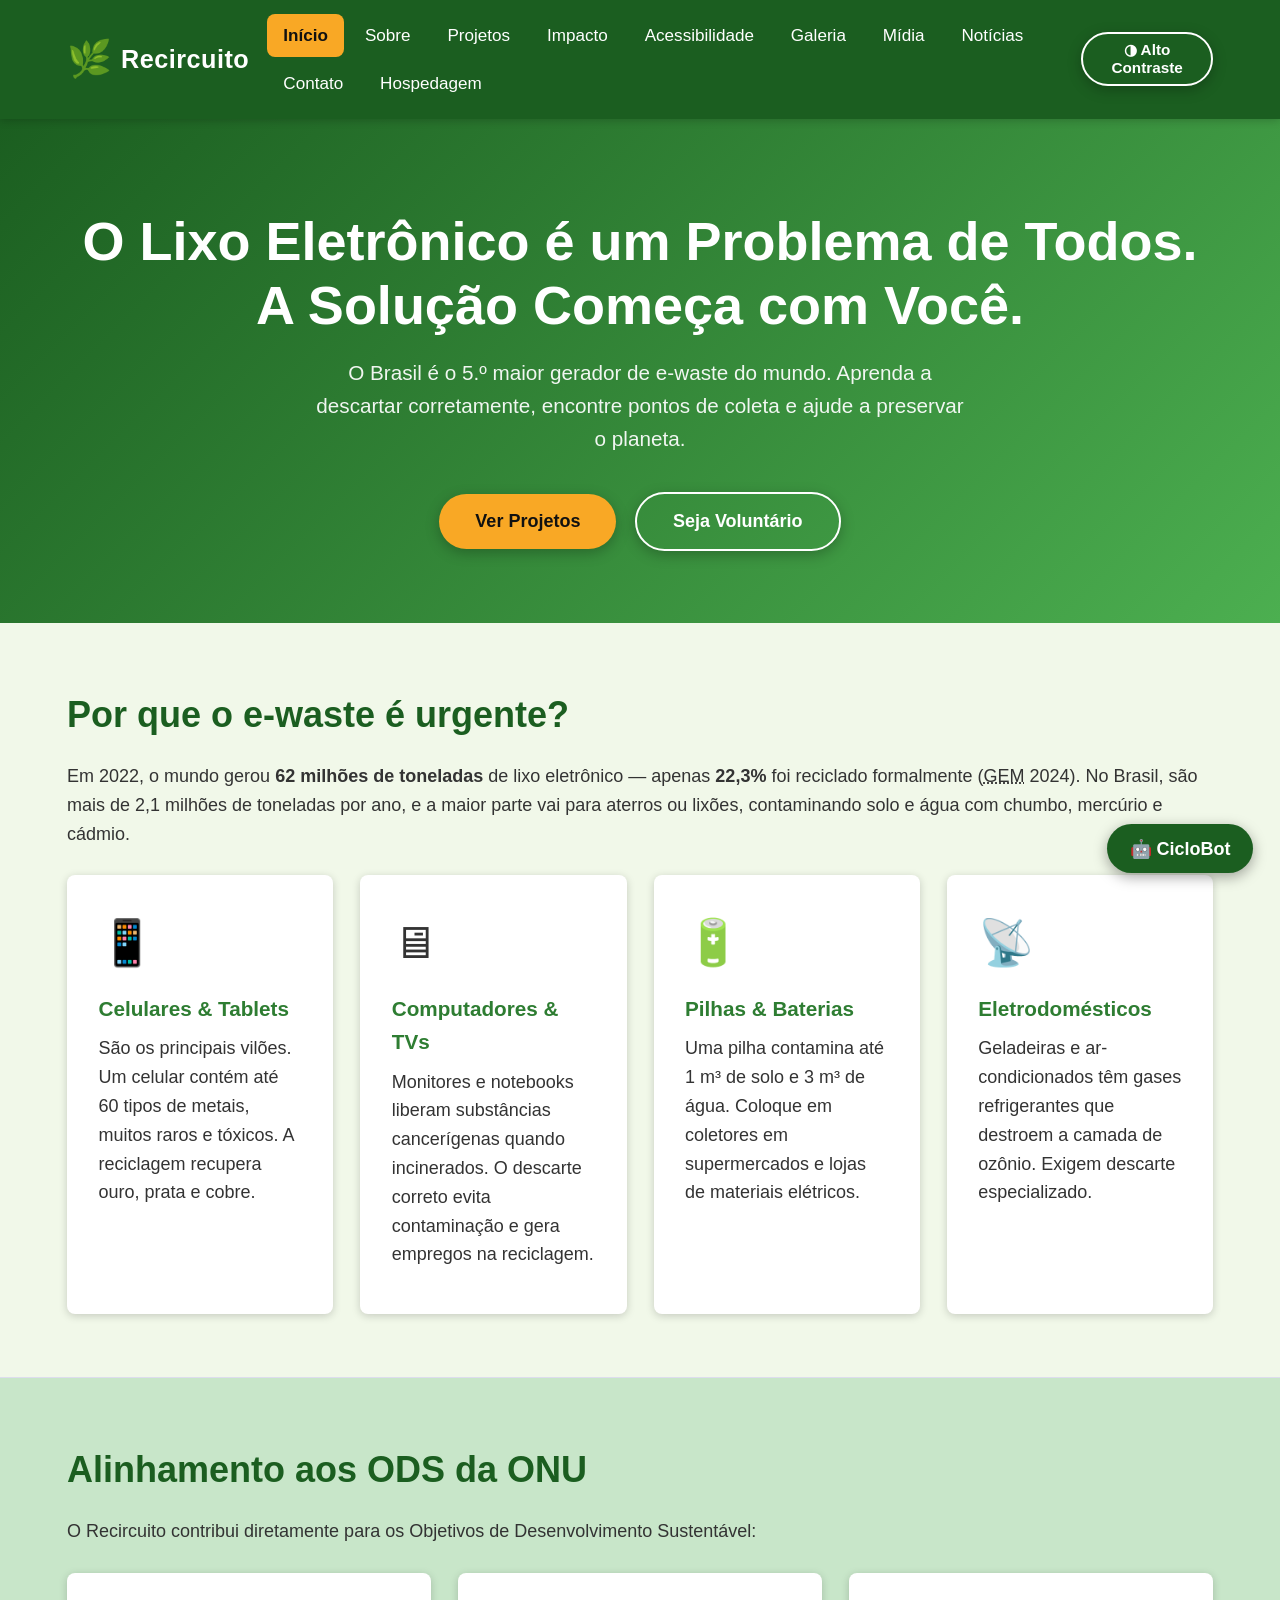
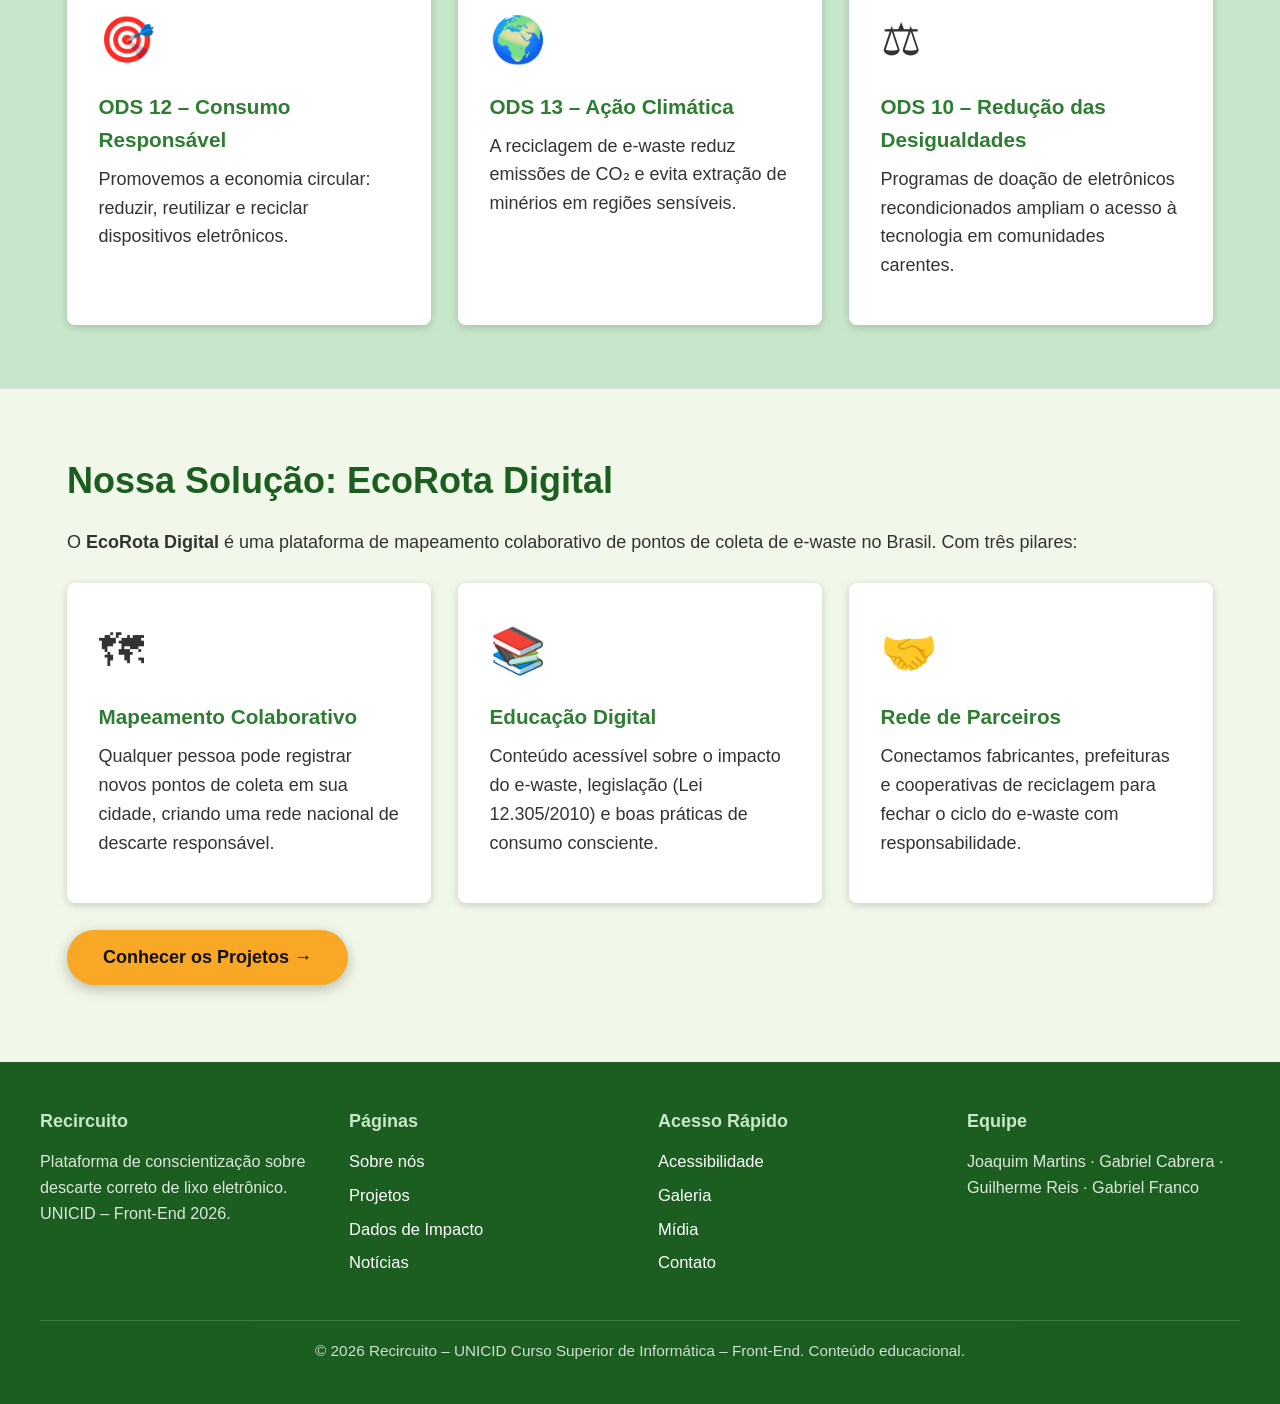
<file: index.html>
<!DOCTYPE html>
<html lang="pt-BR">
<head>
  <meta charset="UTF-8">
  <meta name="viewport" content="width=device-width, initial-scale=1.0">
  <meta name="description" content="Recircuito – Plataforma de conscientização sobre o descarte correto de lixo eletrônico no Brasil.">
  <meta name="keywords" content="lixo eletrônico, e-waste, reciclagem, sustentabilidade, ecologia">
  <meta name="author" content="Equipe Recircuito – UNICID Front-End">
  <title>Recircuito | Início</title>
  <link rel="stylesheet" href="css/style.css">
  <link rel="stylesheet" href="css/ciclobot.css">
</head>
<body>
  <a class="skip-link" href="#conteudo-principal">Pular para o conteúdo principal</a>

  <!-- HEADER -->
  <header>
    <div class="header-inner">
      <a class="logo" href="index.html" aria-label="Recircuito – Página Inicial">
        <span class="logo-icon" aria-hidden="true">🌿</span>
        <span class="logo-text">Recircuito</span>
      </a>
      <button id="menu-toggle" aria-controls="nav-principal" aria-expanded="false" aria-label="Abrir menu">☰</button>
      <nav id="nav-principal" aria-label="Navegação principal">
        <ul>
          <li><a href="index.html" aria-current="page">Início</a></li>
          <li><a href="sobre.html">Sobre</a></li>
          <li><a href="projetos.html">Projetos</a></li>
          <li><a href="impacto.html">Impacto</a></li>
          <li><a href="acessibilidade.html">Acessibilidade</a></li>
          <li><a href="galeria.html">Galeria</a></li>
          <li><a href="midia.html">Mídia</a></li>
          <li><a href="noticias.html">Notícias</a></li>
          <li><a href="contato.html">Contato</a></li>
          <li><a href="orcamento_hospedagem.html">Hospedagem</a></li>
        </ul>
      </nav>
      <button id="btn-contraste" class="btn btn-secundario" aria-pressed="false" style="margin-left:.5rem;font-size:.85rem;padding:.4rem .9rem;">◑ Alto Contraste</button>
    </div>
  </header>

  <!-- HERO -->
  <div class="hero" role="region" aria-labelledby="hero-titulo">
    <h1 id="hero-titulo">O Lixo Eletrônico é um Problema de Todos.<br>A Solução Começa com Você.</h1>
    <p>O Brasil é o 5.º maior gerador de e-waste do mundo. Aprenda a descartar corretamente, encontre pontos de coleta e ajude a preservar o planeta.</p>
    <a href="projetos.html" class="btn">Ver Projetos</a>
    <a href="contato.html" class="btn btn-secundario">Seja Voluntário</a>
  </div>

  <!-- CONTEÚDO PRINCIPAL -->
  <main id="conteudo-principal">

    <!-- Resumo do Tema -->
    <section aria-labelledby="sec-tema">
      <div class="container">
        <h2 id="sec-tema">Por que o e-waste é urgente?</h2>
        <p>Em 2022, o mundo gerou <strong>62 milhões de toneladas</strong> de lixo eletrônico — apenas <strong>22,3%</strong> foi reciclado formalmente (<abbr title="Global E-waste Monitor">GEM</abbr> 2024). No Brasil, são mais de 2,1 milhões de toneladas por ano, e a maior parte vai para aterros ou lixões, contaminando solo e água com chumbo, mercúrio e cádmio.</p>
        <div class="grid-cards">
          <div class="card">
            <span class="card-icon" aria-hidden="true">📱</span>
            <h3>Celulares & Tablets</h3>
            <p>São os principais vilões. Um celular contém até 60 tipos de metais, muitos raros e tóxicos. A reciclagem recupera ouro, prata e cobre.</p>
          </div>
          <div class="card">
            <span class="card-icon" aria-hidden="true">🖥</span>
            <h3>Computadores & TVs</h3>
            <p>Monitores e notebooks liberam substâncias cancerígenas quando incinerados. O descarte correto evita contaminação e gera empregos na reciclagem.</p>
          </div>
          <div class="card">
            <span class="card-icon" aria-hidden="true">🔋</span>
            <h3>Pilhas & Baterias</h3>
            <p>Uma pilha contamina até 1 m³ de solo e 3 m³ de água. Coloque em coletores em supermercados e lojas de materiais elétricos.</p>
          </div>
          <div class="card">
            <span class="card-icon" aria-hidden="true">📡</span>
            <h3>Eletrodomésticos</h3>
            <p>Geladeiras e ar-condicionados têm gases refrigerantes que destroem a camada de ozônio. Exigem descarte especializado.</p>
          </div>
        </div>
      </div>
    </section>

    <!-- ODS -->
    <section aria-labelledby="sec-ods" style="background:var(--verde-suave)">
      <div class="container">
        <h2 id="sec-ods">Alinhamento aos ODS da ONU</h2>
        <p>O Recircuito contribui diretamente para os Objetivos de Desenvolvimento Sustentável:</p>
        <div class="grid-cards">
          <div class="card">
            <span class="card-icon" aria-hidden="true">🎯</span>
            <h3>ODS 12 – Consumo Responsável</h3>
            <p>Promovemos a economia circular: reduzir, reutilizar e reciclar dispositivos eletrônicos.</p>
          </div>
          <div class="card">
            <span class="card-icon" aria-hidden="true">🌍</span>
            <h3>ODS 13 – Ação Climática</h3>
            <p>A reciclagem de e-waste reduz emissões de CO₂ e evita extração de minérios em regiões sensíveis.</p>
          </div>
          <div class="card">
            <span class="card-icon" aria-hidden="true">⚖</span>
            <h3>ODS 10 – Redução das Desigualdades</h3>
            <p>Programas de doação de eletrônicos recondicionados ampliam o acesso à tecnologia em comunidades carentes.</p>
          </div>
        </div>
      </div>
    </section>

    <!-- Nossa Solução -->
    <section aria-labelledby="sec-solucao">
      <div class="container">
        <h2 id="sec-solucao">Nossa Solução: EcoRota Digital</h2>
        <p>O <strong>EcoRota Digital</strong> é uma plataforma de mapeamento colaborativo de pontos de coleta de e-waste no Brasil. Com três pilares:</p>
        <div class="grid-cards">
          <div class="card">
            <span class="card-icon" aria-hidden="true">🗺</span>
            <h3>Mapeamento Colaborativo</h3>
            <p>Qualquer pessoa pode registrar novos pontos de coleta em sua cidade, criando uma rede nacional de descarte responsável.</p>
          </div>
          <div class="card">
            <span class="card-icon" aria-hidden="true">📚</span>
            <h3>Educação Digital</h3>
            <p>Conteúdo acessível sobre o impacto do e-waste, legislação (Lei 12.305/2010) e boas práticas de consumo consciente.</p>
          </div>
          <div class="card">
            <span class="card-icon" aria-hidden="true">🤝</span>
            <h3>Rede de Parceiros</h3>
            <p>Conectamos fabricantes, prefeituras e cooperativas de reciclagem para fechar o ciclo do e-waste com responsabilidade.</p>
          </div>
        </div>
        <p style="margin-top:1.5rem;"><a href="projetos.html" class="btn">Conhecer os Projetos →</a></p>
      </div>
    </section>

  </main>

  <!-- CICLOBOT -->
  <div class="ciclobot-container" aria-live="polite">
    <button id="ciclobot-toggle" class="ciclobot-btn" aria-expanded="false" aria-controls="ciclobot-painel" title="Abrir assistente CicloBot">
      🤖 CicloBot
    </button>
    <div id="ciclobot-painel" class="ciclobot-painel" hidden role="dialog" aria-label="Assistente CicloBot">
      <h2 class="ciclobot-titulo">🌿 CicloBot – Tire suas dúvidas!</h2>
      <div id="ciclobot-chat" class="ciclobot-chat" aria-live="polite" aria-atomic="false"></div>
      <div class="ciclobot-input-area">
        <label for="ciclobot-input" class="visually-hidden">Sua pergunta</label>
        <input id="ciclobot-input" type="text" placeholder="Ex: Onde descartar pilhas?" autocomplete="off">
        <button id="ciclobot-enviar" class="btn">Enviar</button>
      </div>
    </div>
  </div>

  <!-- FOOTER -->
  <footer>
    <div class="footer-grid">
      <div>
        <h3>Recircuito</h3>
        <p style="font-size:.9rem;opacity:.85;">Plataforma de conscientização sobre descarte correto de lixo eletrônico. UNICID – Front-End 2026.</p>
      </div>
      <div>
        <h3>Páginas</h3>
        <a href="sobre.html">Sobre nós</a>
        <a href="projetos.html">Projetos</a>
        <a href="impacto.html">Dados de Impacto</a>
        <a href="noticias.html">Notícias</a>
      </div>
      <div>
        <h3>Acesso Rápido</h3>
        <a href="acessibilidade.html">Acessibilidade</a>
        <a href="galeria.html">Galeria</a>
        <a href="midia.html">Mídia</a>
        <a href="contato.html">Contato</a>
      </div>
      <div>
        <h3>Equipe</h3>
        <p style="font-size:.9rem;opacity:.85;">Joaquim Martins · Gabriel Cabrera · Guilherme Reis · Gabriel Franco</p>
      </div>
    </div>
    <div class="footer-bottom">
      <p>© 2026 Recircuito – UNICID Curso Superior de Informática – Front-End. Conteúdo educacional.</p>
    </div>
  </footer>

  <script src="js/main.js"></script>
</body>
</html>
</file>
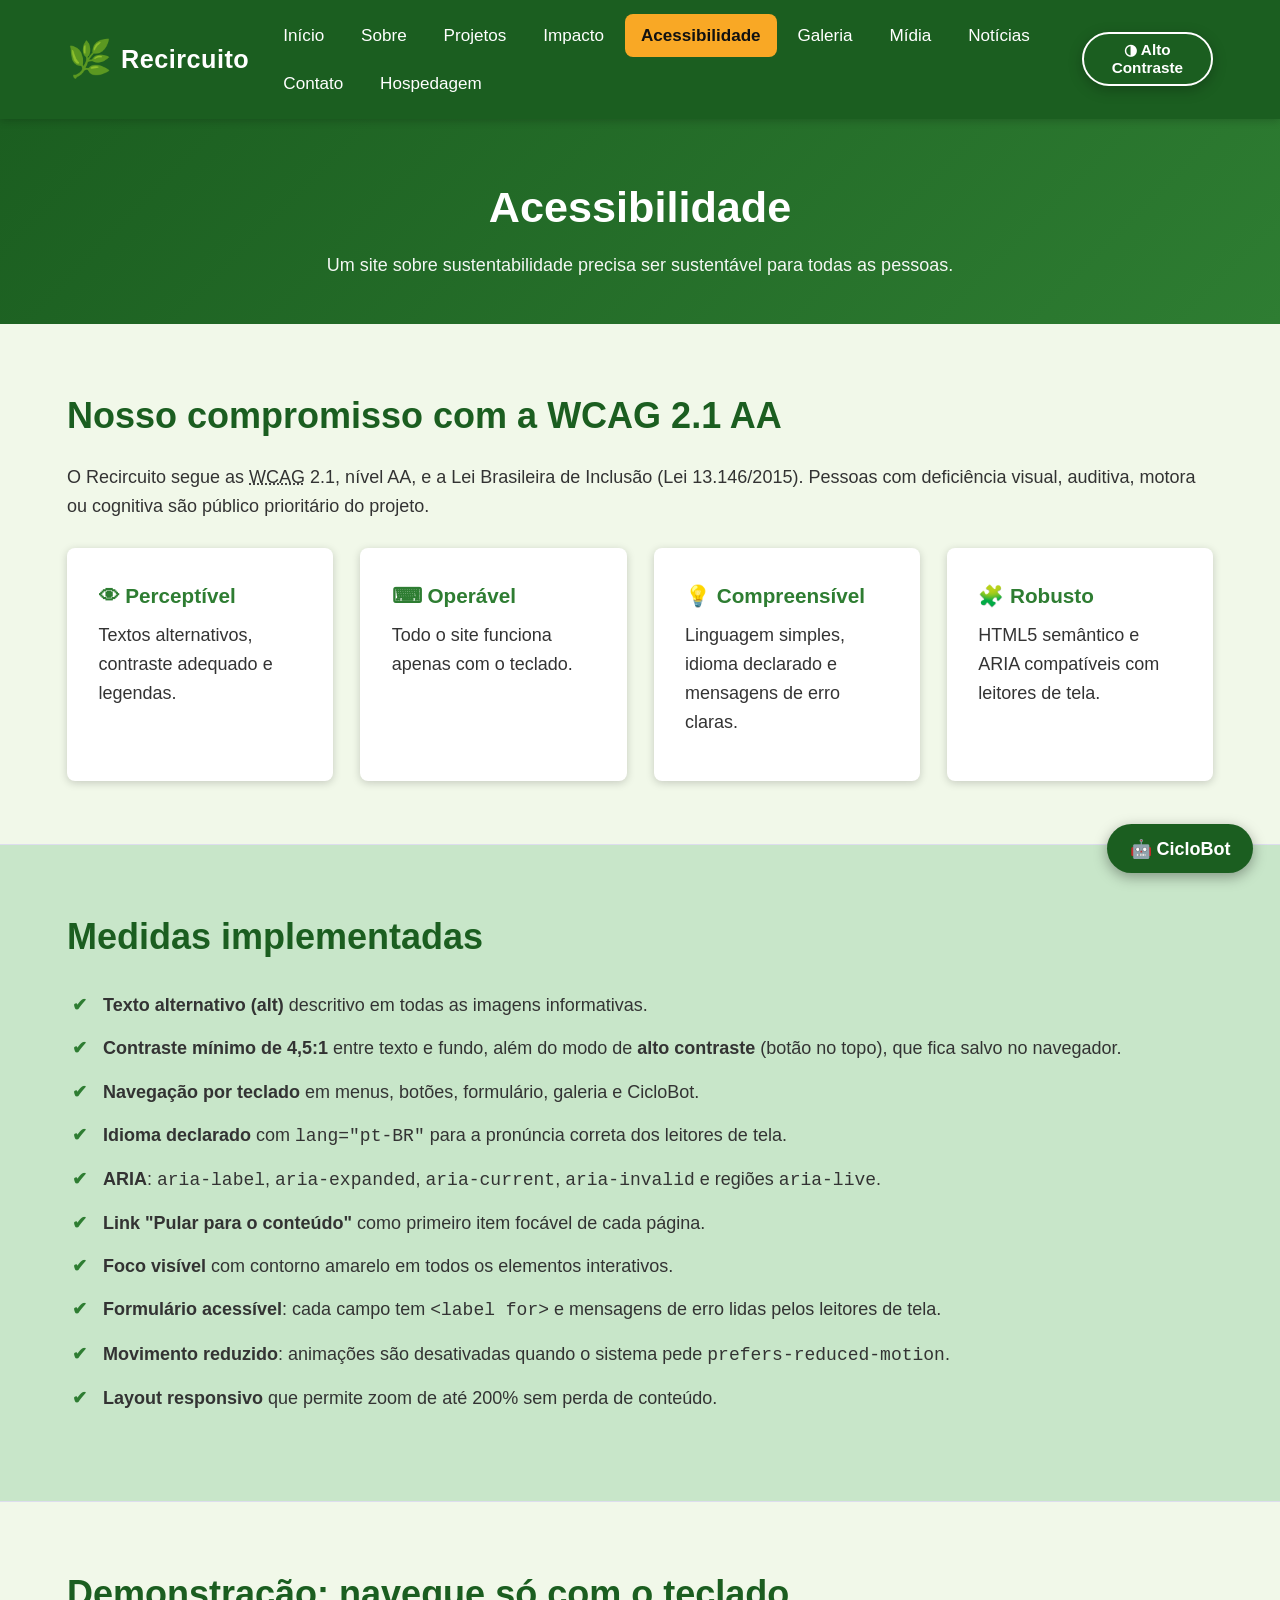
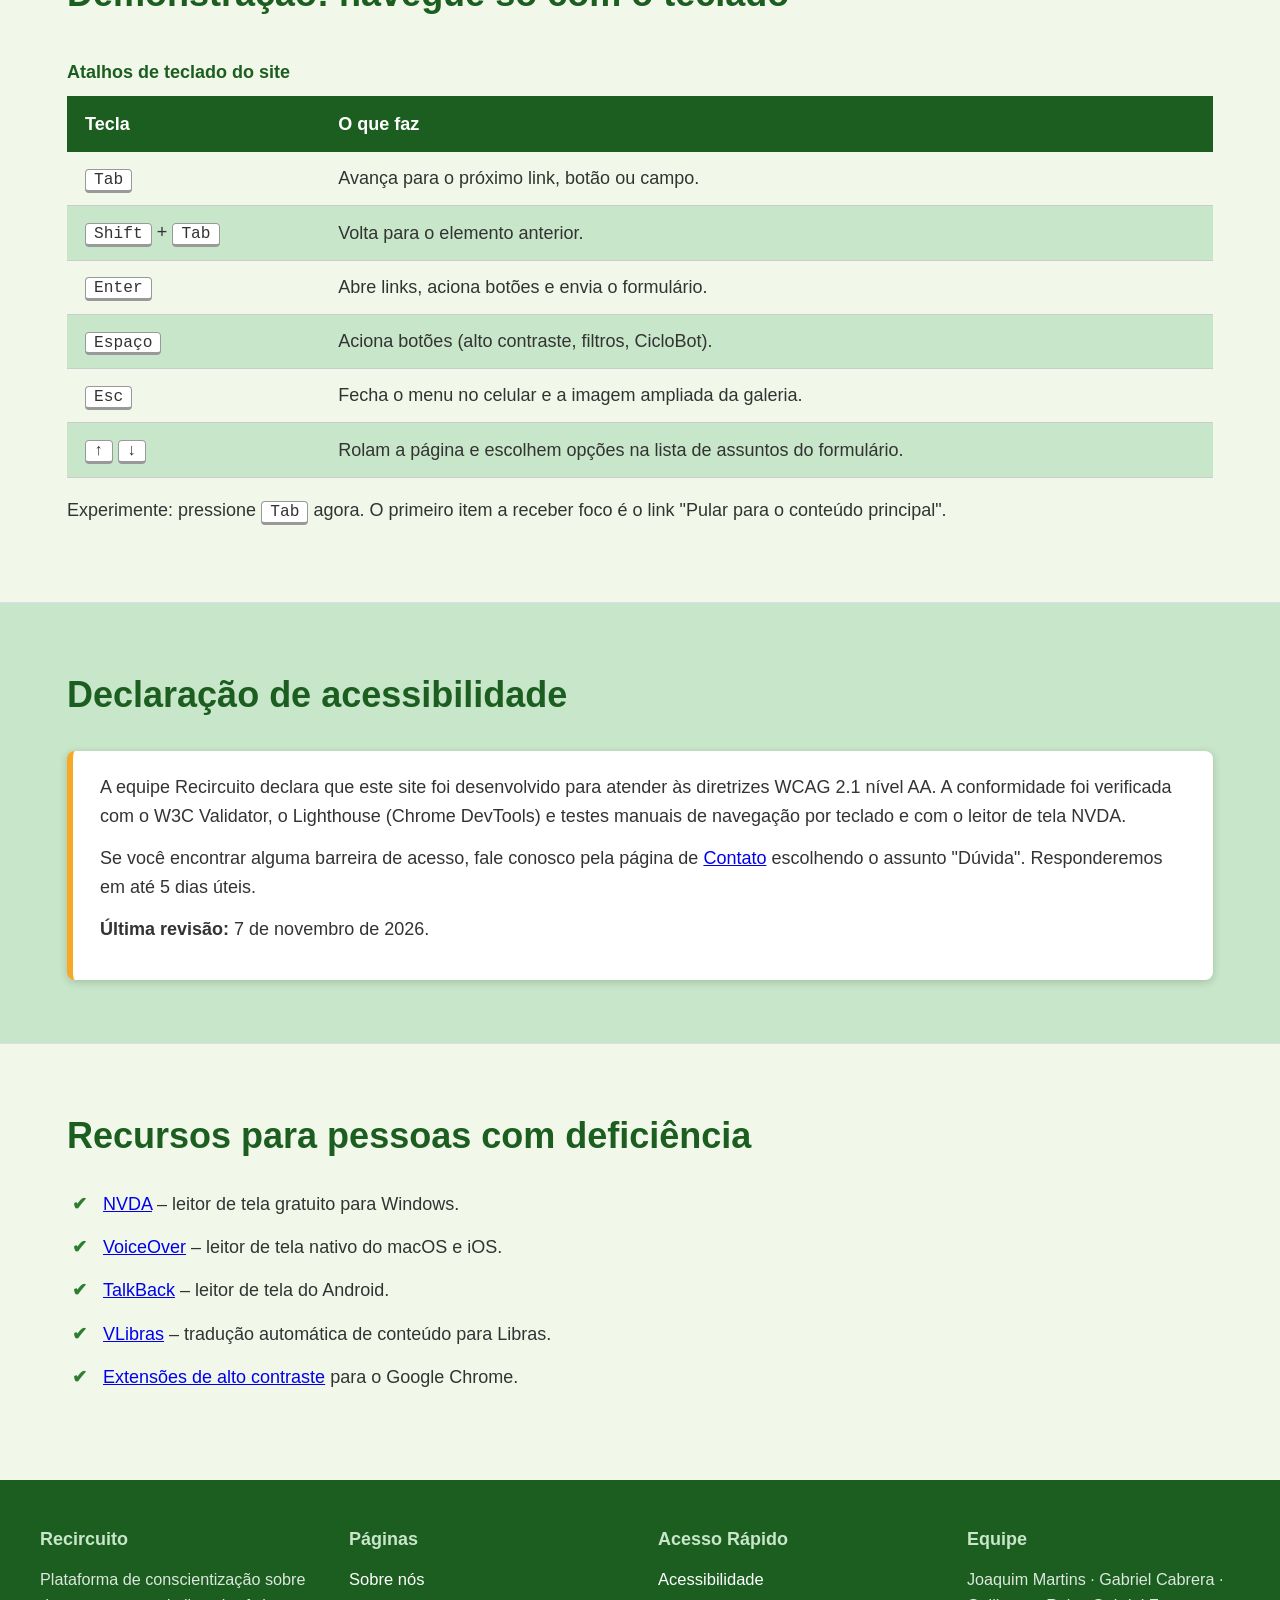
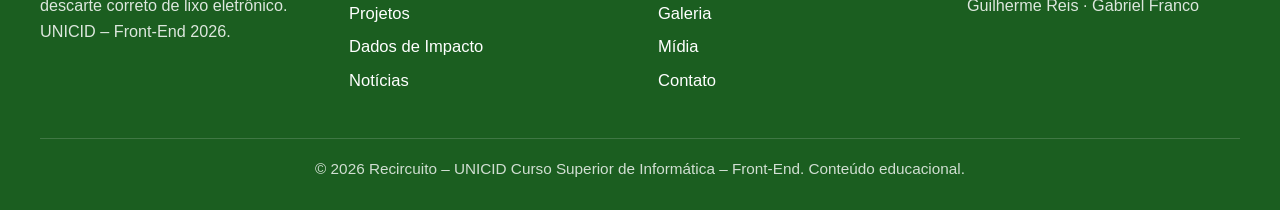
<file: acessibilidade.html>
<!DOCTYPE html>
<html lang="pt-BR">
<head>
  <meta charset="UTF-8">
  <meta name="viewport" content="width=device-width, initial-scale=1.0">
  <meta name="description" content="Medidas de acessibilidade e inclusão para pessoas com deficiência no site Recircuito.">
  <meta name="keywords" content="lixo eletrônico, e-waste, reciclagem, sustentabilidade, ecologia">
  <meta name="author" content="Equipe Recircuito – UNICID Front-End">
  <title>Recircuito | Acessibilidade</title>
  <link rel="stylesheet" href="css/style.css">
  <link rel="stylesheet" href="css/ciclobot.css">
</head>
<body>
  <a class="skip-link" href="#conteudo-principal">Pular para o conteúdo principal</a>

  <!-- HEADER -->
  <header>
    <div class="header-inner">
      <a class="logo" href="index.html" aria-label="Recircuito – Página Inicial">
        <span class="logo-icon" aria-hidden="true">🌿</span>
        <span class="logo-text">Recircuito</span>
      </a>
      <button id="menu-toggle" aria-controls="nav-principal" aria-expanded="false" aria-label="Abrir menu">☰</button>
      <nav id="nav-principal" aria-label="Navegação principal">
        <ul>
          <li><a href="index.html">Início</a></li>
          <li><a href="sobre.html">Sobre</a></li>
          <li><a href="projetos.html">Projetos</a></li>
          <li><a href="impacto.html">Impacto</a></li>
          <li><a href="acessibilidade.html" aria-current="page">Acessibilidade</a></li>
          <li><a href="galeria.html">Galeria</a></li>
          <li><a href="midia.html">Mídia</a></li>
          <li><a href="noticias.html">Notícias</a></li>
          <li><a href="contato.html">Contato</a></li>
          <li><a href="orcamento_hospedagem.html">Hospedagem</a></li>
        </ul>
      </nav>
      <button id="btn-contraste" class="btn btn-secundario" aria-pressed="false" style="margin-left:.5rem;font-size:.85rem;padding:.4rem .9rem;">◑ Alto Contraste</button>
    </div>
  </header>

    <!-- CABEÇALHO DA PÁGINA -->
  <div class="page-header">
    <h1>Acessibilidade</h1>
    <p>Um site sobre sustentabilidade precisa ser sustentável para todas as pessoas.</p>
  </div>

  <!-- CONTEÚDO PRINCIPAL -->
  <main id="conteudo-principal">
    <section aria-labelledby="sec-compromisso">
      <div class="container">
        <h2 id="sec-compromisso">Nosso compromisso com a WCAG 2.1 AA</h2>
        <p>O Recircuito segue as <abbr title="Web Content Accessibility Guidelines">WCAG</abbr> 2.1, nível AA, e a Lei Brasileira de Inclusão (Lei 13.146/2015). Pessoas com deficiência visual, auditiva, motora ou cognitiva são público prioritário do projeto.</p>
        <div class="grid-cards">
          <div class="card"><h3>👁 Perceptível</h3><p>Textos alternativos, contraste adequado e legendas.</p></div>
          <div class="card"><h3>⌨ Operável</h3><p>Todo o site funciona apenas com o teclado.</p></div>
          <div class="card"><h3>💡 Compreensível</h3><p>Linguagem simples, idioma declarado e mensagens de erro claras.</p></div>
          <div class="card"><h3>🧩 Robusto</h3><p>HTML5 semântico e ARIA compatíveis com leitores de tela.</p></div>
        </div>
      </div>
    </section>

    <section aria-labelledby="sec-medidas" class="fundo-suave">
      <div class="container">
        <h2 id="sec-medidas">Medidas implementadas</h2>
        <ul class="lista-check">
          <li><strong>Texto alternativo (alt)</strong> descritivo em todas as imagens informativas.</li>
          <li><strong>Contraste mínimo de 4,5:1</strong> entre texto e fundo, além do modo de <strong>alto contraste</strong> (botão no topo), que fica salvo no navegador.</li>
          <li><strong>Navegação por teclado</strong> em menus, botões, formulário, galeria e CicloBot.</li>
          <li><strong>Idioma declarado</strong> com <code>lang="pt-BR"</code> para a pronúncia correta dos leitores de tela.</li>
          <li><strong>ARIA</strong>: <code>aria-label</code>, <code>aria-expanded</code>, <code>aria-current</code>, <code>aria-invalid</code> e regiões <code>aria-live</code>.</li>
          <li><strong>Link "Pular para o conteúdo"</strong> como primeiro item focável de cada página.</li>
          <li><strong>Foco visível</strong> com contorno amarelo em todos os elementos interativos.</li>
          <li><strong>Formulário acessível</strong>: cada campo tem <code>&lt;label for&gt;</code> e mensagens de erro lidas pelos leitores de tela.</li>
          <li><strong>Movimento reduzido</strong>: animações são desativadas quando o sistema pede <code>prefers-reduced-motion</code>.</li>
          <li><strong>Layout responsivo</strong> que permite zoom de até 200% sem perda de conteúdo.</li>
        </ul>
      </div>
    </section>

    <section aria-labelledby="sec-teclado">
      <div class="container">
        <h2 id="sec-teclado">Demonstração: navegue só com o teclado</h2>
        <div class="tabela-wrapper">
          <table>
            <caption>Atalhos de teclado do site</caption>
            <thead><tr><th scope="col">Tecla</th><th scope="col">O que faz</th></tr></thead>
            <tbody>
              <tr><td><kbd>Tab</kbd></td><td>Avança para o próximo link, botão ou campo.</td></tr>
              <tr><td><kbd>Shift</kbd> + <kbd>Tab</kbd></td><td>Volta para o elemento anterior.</td></tr>
              <tr><td><kbd>Enter</kbd></td><td>Abre links, aciona botões e envia o formulário.</td></tr>
              <tr><td><kbd>Espaço</kbd></td><td>Aciona botões (alto contraste, filtros, CicloBot).</td></tr>
              <tr><td><kbd>Esc</kbd></td><td>Fecha o menu no celular e a imagem ampliada da galeria.</td></tr>
              <tr><td><kbd>↑</kbd> <kbd>↓</kbd></td><td>Rolam a página e escolhem opções na lista de assuntos do formulário.</td></tr>
            </tbody>
          </table>
        </div>
        <p style="margin-top:1rem;">Experimente: pressione <kbd>Tab</kbd> agora. O primeiro item a receber foco é o link "Pular para o conteúdo principal".</p>
      </div>
    </section>

    <section aria-labelledby="sec-declaracao" class="fundo-suave">
      <div class="container">
        <h2 id="sec-declaracao">Declaração de acessibilidade</h2>
        <div class="destaque">
          <p>A equipe Recircuito declara que este site foi desenvolvido para atender às diretrizes WCAG 2.1 nível AA. A conformidade foi verificada com o W3C Validator, o Lighthouse (Chrome DevTools) e testes manuais de navegação por teclado e com o leitor de tela NVDA.</p>
          <p>Se você encontrar alguma barreira de acesso, fale conosco pela página de <a href="contato.html">Contato</a> escolhendo o assunto "Dúvida". Responderemos em até 5 dias úteis.</p>
          <p><strong>Última revisão:</strong> <time datetime="2026-11-07">7 de novembro de 2026</time>.</p>
        </div>
      </div>
    </section>

    <section aria-labelledby="sec-recursos">
      <div class="container">
        <h2 id="sec-recursos">Recursos para pessoas com deficiência</h2>
        <ul class="lista-check">
          <li><a href="https://www.nvaccess.org/download/">NVDA</a> – leitor de tela gratuito para Windows.</li>
          <li><a href="https://support.apple.com/pt-br/guide/voiceover/welcome/mac">VoiceOver</a> – leitor de tela nativo do macOS e iOS.</li>
          <li><a href="https://support.google.com/accessibility/android/answer/6283677?hl=pt-BR">TalkBack</a> – leitor de tela do Android.</li>
          <li><a href="https://www.gov.br/governodigital/pt-br/vlibras">VLibras</a> – tradução automática de conteúdo para Libras.</li>
          <li><a href="https://chromewebstore.google.com/search/high%20contrast">Extensões de alto contraste</a> para o Google Chrome.</li>
        </ul>
      </div>
    </section>
  </main>

  <!-- CICLOBOT -->
  <div class="ciclobot-container" aria-live="polite">
    <button id="ciclobot-toggle" class="ciclobot-btn" aria-expanded="false" aria-controls="ciclobot-painel" title="Abrir assistente CicloBot">
      🤖 CicloBot
    </button>
    <div id="ciclobot-painel" class="ciclobot-painel" hidden role="dialog" aria-label="Assistente CicloBot">
      <h2 class="ciclobot-titulo">🌿 CicloBot – Tire suas dúvidas!</h2>
      <div id="ciclobot-chat" class="ciclobot-chat" aria-live="polite" aria-atomic="false"></div>
      <div class="ciclobot-input-area">
        <label for="ciclobot-input" class="visually-hidden">Sua pergunta</label>
        <input id="ciclobot-input" type="text" placeholder="Ex: Onde descartar pilhas?" autocomplete="off">
        <button id="ciclobot-enviar" class="btn">Enviar</button>
      </div>
    </div>
  </div>

  <!-- FOOTER -->
  <footer>
    <div class="footer-grid">
      <div>
        <h3>Recircuito</h3>
        <p style="font-size:.9rem;opacity:.85;">Plataforma de conscientização sobre descarte correto de lixo eletrônico. UNICID – Front-End 2026.</p>
      </div>
      <div>
        <h3>Páginas</h3>
        <a href="sobre.html">Sobre nós</a>
        <a href="projetos.html">Projetos</a>
        <a href="impacto.html">Dados de Impacto</a>
        <a href="noticias.html">Notícias</a>
      </div>
      <div>
        <h3>Acesso Rápido</h3>
        <a href="acessibilidade.html">Acessibilidade</a>
        <a href="galeria.html">Galeria</a>
        <a href="midia.html">Mídia</a>
        <a href="contato.html">Contato</a>
      </div>
      <div>
        <h3>Equipe</h3>
        <p style="font-size:.9rem;opacity:.85;">Joaquim Martins · Gabriel Cabrera · Guilherme Reis · Gabriel Franco</p>
      </div>
    </div>
    <div class="footer-bottom">
      <p>© 2026 Recircuito – UNICID Curso Superior de Informática – Front-End. Conteúdo educacional.</p>
    </div>
  </footer>

  <script src="js/main.js"></script>
</body>
</html>
</file>
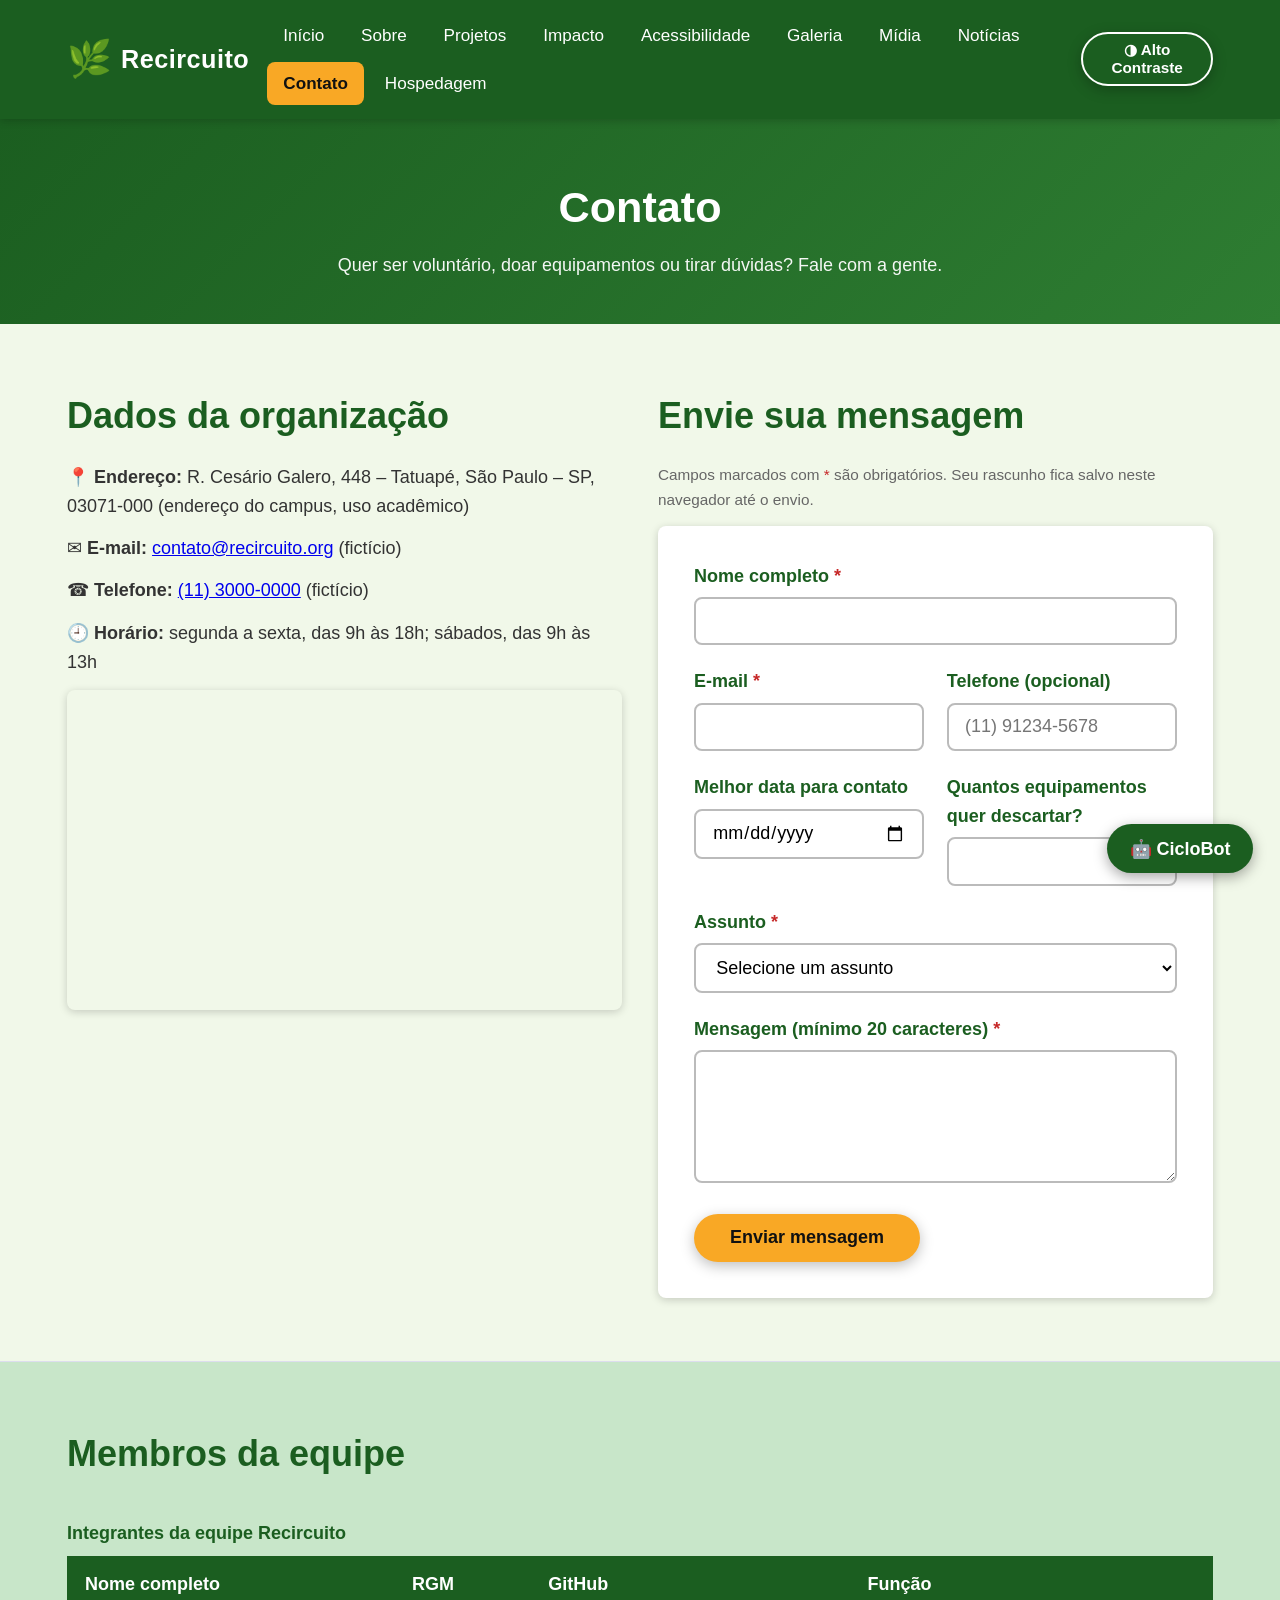
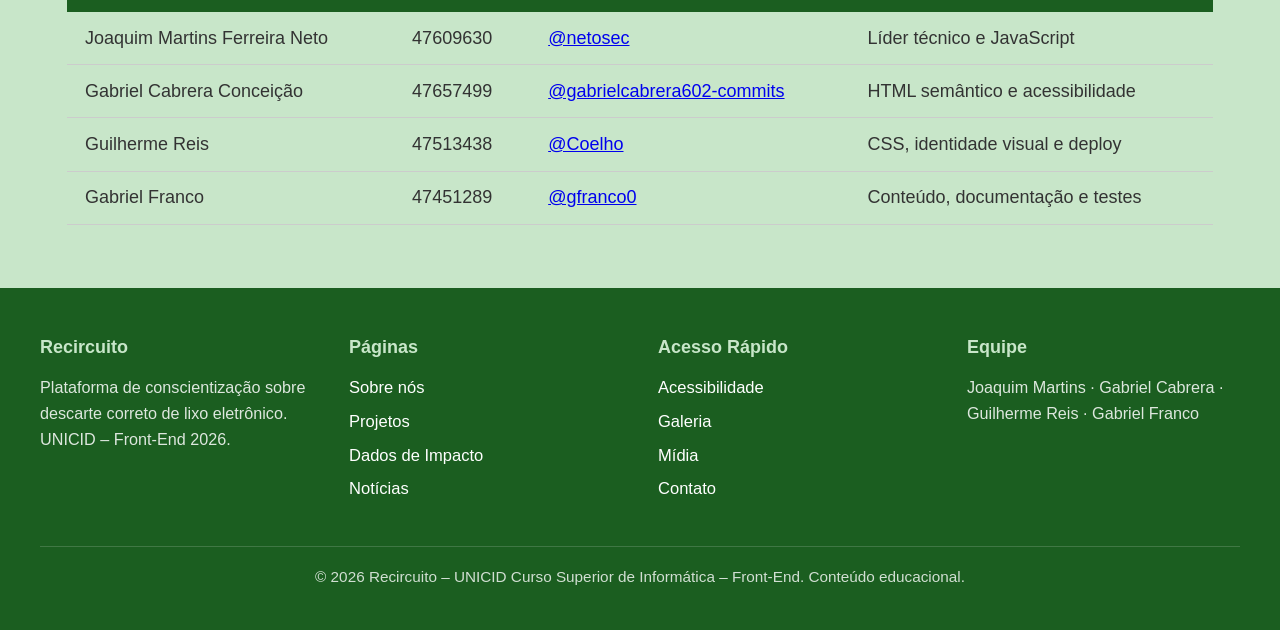
<file: contato.html>
<!DOCTYPE html>
<html lang="pt-BR">
<head>
  <meta charset="UTF-8">
  <meta name="viewport" content="width=device-width, initial-scale=1.0">
  <meta name="description" content="Fale com a Recircuito: voluntariado, doações, parcerias e dúvidas sobre lixo eletrônico.">
  <meta name="keywords" content="lixo eletrônico, e-waste, reciclagem, sustentabilidade, ecologia">
  <meta name="author" content="Equipe Recircuito – UNICID Front-End">
  <title>Recircuito | Contato</title>
  <link rel="stylesheet" href="css/style.css">
  <link rel="stylesheet" href="css/ciclobot.css">
</head>
<body>
  <a class="skip-link" href="#conteudo-principal">Pular para o conteúdo principal</a>

  <!-- HEADER -->
  <header>
    <div class="header-inner">
      <a class="logo" href="index.html" aria-label="Recircuito – Página Inicial">
        <span class="logo-icon" aria-hidden="true">🌿</span>
        <span class="logo-text">Recircuito</span>
      </a>
      <button id="menu-toggle" aria-controls="nav-principal" aria-expanded="false" aria-label="Abrir menu">☰</button>
      <nav id="nav-principal" aria-label="Navegação principal">
        <ul>
          <li><a href="index.html">Início</a></li>
          <li><a href="sobre.html">Sobre</a></li>
          <li><a href="projetos.html">Projetos</a></li>
          <li><a href="impacto.html">Impacto</a></li>
          <li><a href="acessibilidade.html">Acessibilidade</a></li>
          <li><a href="galeria.html">Galeria</a></li>
          <li><a href="midia.html">Mídia</a></li>
          <li><a href="noticias.html">Notícias</a></li>
          <li><a href="contato.html" aria-current="page">Contato</a></li>
          <li><a href="orcamento_hospedagem.html">Hospedagem</a></li>
        </ul>
      </nav>
      <button id="btn-contraste" class="btn btn-secundario" aria-pressed="false" style="margin-left:.5rem;font-size:.85rem;padding:.4rem .9rem;">◑ Alto Contraste</button>
    </div>
  </header>

    <!-- CABEÇALHO DA PÁGINA -->
  <div class="page-header">
    <h1>Contato</h1>
    <p>Quer ser voluntário, doar equipamentos ou tirar dúvidas? Fale com a gente.</p>
  </div>

  <!-- CONTEÚDO PRINCIPAL -->
  <main id="conteudo-principal">
    <section aria-labelledby="sec-form">
      <div class="container duas-colunas">
        <div>
          <h2 id="sec-dados">Dados da organização</h2>
          <ul class="info-contato">
            <li>📍 <strong>Endereço:</strong> R. Cesário Galero, 448 – Tatuapé, São Paulo – SP, 03071-000 (endereço do campus, uso acadêmico)</li>
            <li>✉ <strong>E-mail:</strong> <a href="mailto:contato@recircuito.org">contato@recircuito.org</a> (fictício)</li>
            <li>☎ <strong>Telefone:</strong> <a href="tel:+551130000000">(11) 3000-0000</a> (fictício)</li>
            <li>🕘 <strong>Horário:</strong> segunda a sexta, das 9h às 18h; sábados, das 9h às 13h</li>
          </ul>
          <div class="mapa-wrapper">
            <iframe src="https://www.openstreetmap.org/export/embed.html?bbox=-46.585%2C-23.545%2C-46.565%2C-23.530&amp;layer=mapnik" title="Mapa do OpenStreetMap com a região do endereço da Recircuito no Tatuapé" loading="lazy"></iframe>
          </div>
        </div>

        <div>
          <h2 id="sec-form">Envie sua mensagem</h2>
          <p class="dica">Campos marcados com <span class="obrigatorio" aria-hidden="true">*</span> são obrigatórios. Seu rascunho fica salvo neste navegador até o envio.</p>
          <form id="form-contato" class="form-contato" action="#" method="post">
            <div class="form-group">
              <label for="nome">Nome completo <span class="obrigatorio" aria-hidden="true">*</span></label>
              <input id="nome" name="nome" type="text" required pattern="[A-Za-zÀ-ú ]{3,}" autocomplete="name" aria-describedby="erro-nome">
              <span id="erro-nome" class="msg-erro" aria-live="polite"></span>
            </div>
            <div class="form-linha">
              <div class="form-group">
                <label for="email">E-mail <span class="obrigatorio" aria-hidden="true">*</span></label>
                <input id="email" name="email" type="email" required autocomplete="email" aria-describedby="erro-email">
                <span id="erro-email" class="msg-erro" aria-live="polite"></span>
              </div>
              <div class="form-group">
                <label for="telefone">Telefone (opcional)</label>
                <input id="telefone" name="telefone" type="tel" placeholder="(11) 91234-5678" pattern="\(?[0-9]{2}\)?\s?[0-9]{4,5}-?[0-9]{4}" autocomplete="tel" aria-describedby="erro-telefone">
                <span id="erro-telefone" class="msg-erro" aria-live="polite"></span>
              </div>
            </div>
            <div class="form-linha">
              <div class="form-group">
                <label for="data-contato">Melhor data para contato</label>
                <input id="data-contato" name="data-contato" type="date" aria-describedby="erro-data-contato">
                <span id="erro-data-contato" class="msg-erro" aria-live="polite"></span>
              </div>
              <div class="form-group">
                <label for="qtd-equipamentos">Quantos equipamentos quer descartar?</label>
                <input id="qtd-equipamentos" name="qtd-equipamentos" type="number" min="1" max="1000" step="1" aria-describedby="erro-qtd-equipamentos">
                <span id="erro-qtd-equipamentos" class="msg-erro" aria-live="polite"></span>
              </div>
            </div>
            <div class="form-group">
              <label for="assunto">Assunto <span class="obrigatorio" aria-hidden="true">*</span></label>
              <select id="assunto" name="assunto" required aria-describedby="erro-assunto">
                <option value="">Selecione um assunto</option>
                <option value="duvida">Dúvida</option>
                <option value="voluntariado">Voluntariado</option>
                <option value="doacao">Doação</option>
                <option value="parceria">Parceria</option>
                <option value="imprensa">Imprensa</option>
              </select>
              <span id="erro-assunto" class="msg-erro" aria-live="polite"></span>
            </div>
            <div class="form-group">
              <label for="mensagem">Mensagem (mínimo 20 caracteres) <span class="obrigatorio" aria-hidden="true">*</span></label>
              <textarea id="mensagem" name="mensagem" rows="5" required minlength="20" aria-describedby="erro-mensagem"></textarea>
              <span id="erro-mensagem" class="msg-erro" aria-live="polite"></span>
            </div>
            <button type="submit" class="btn">Enviar mensagem</button>
          </form>
          <div id="form-sucesso" class="form-sucesso" tabindex="-1">Mensagem enviada! Obrigado pelo contato. 🌿</div>
        </div>
      </div>
    </section>

    <section aria-labelledby="sec-equipe-contato" class="fundo-suave">
      <div class="container">
        <h2 id="sec-equipe-contato">Membros da equipe</h2>
          <div class="tabela-wrapper">
            <table>
              <caption>Integrantes da equipe Recircuito</caption>
              <thead><tr><th scope="col">Nome completo</th><th scope="col">RGM</th><th scope="col">GitHub</th><th scope="col">Função</th></tr></thead>
              <tbody>
              <tr><td>Joaquim Martins Ferreira Neto</td><td>47609630</td><td><a href="https://github.com/netosec">@netosec</a></td><td>Líder técnico e JavaScript</td></tr>
              <tr><td>Gabriel Cabrera Conceição</td><td>47657499</td><td><a href="https://github.com/gabrielcabrera602-commits">@gabrielcabrera602-commits</a></td><td>HTML semântico e acessibilidade</td></tr>
              <tr><td>Guilherme Reis</td><td>47513438</td><td><a href="https://github.com/Coelho">@Coelho</a></td><td>CSS, identidade visual e deploy</td></tr>
              <tr><td>Gabriel Franco</td><td>47451289</td><td><a href="https://github.com/gfranco0">@gfranco0</a></td><td>Conteúdo, documentação e testes</td></tr>
              </tbody>
            </table>
          </div>
      </div>
    </section>
  </main>

  <!-- CICLOBOT -->
  <div class="ciclobot-container" aria-live="polite">
    <button id="ciclobot-toggle" class="ciclobot-btn" aria-expanded="false" aria-controls="ciclobot-painel" title="Abrir assistente CicloBot">
      🤖 CicloBot
    </button>
    <div id="ciclobot-painel" class="ciclobot-painel" hidden role="dialog" aria-label="Assistente CicloBot">
      <h2 class="ciclobot-titulo">🌿 CicloBot – Tire suas dúvidas!</h2>
      <div id="ciclobot-chat" class="ciclobot-chat" aria-live="polite" aria-atomic="false"></div>
      <div class="ciclobot-input-area">
        <label for="ciclobot-input" class="visually-hidden">Sua pergunta</label>
        <input id="ciclobot-input" type="text" placeholder="Ex: Onde descartar pilhas?" autocomplete="off">
        <button id="ciclobot-enviar" class="btn">Enviar</button>
      </div>
    </div>
  </div>

  <!-- FOOTER -->
  <footer>
    <div class="footer-grid">
      <div>
        <h3>Recircuito</h3>
        <p style="font-size:.9rem;opacity:.85;">Plataforma de conscientização sobre descarte correto de lixo eletrônico. UNICID – Front-End 2026.</p>
      </div>
      <div>
        <h3>Páginas</h3>
        <a href="sobre.html">Sobre nós</a>
        <a href="projetos.html">Projetos</a>
        <a href="impacto.html">Dados de Impacto</a>
        <a href="noticias.html">Notícias</a>
      </div>
      <div>
        <h3>Acesso Rápido</h3>
        <a href="acessibilidade.html">Acessibilidade</a>
        <a href="galeria.html">Galeria</a>
        <a href="midia.html">Mídia</a>
        <a href="contato.html">Contato</a>
      </div>
      <div>
        <h3>Equipe</h3>
        <p style="font-size:.9rem;opacity:.85;">Joaquim Martins · Gabriel Cabrera · Guilherme Reis · Gabriel Franco</p>
      </div>
    </div>
    <div class="footer-bottom">
      <p>© 2026 Recircuito – UNICID Curso Superior de Informática – Front-End. Conteúdo educacional.</p>
    </div>
  </footer>

  <script src="js/main.js"></script>
</body>
</html>
</file>
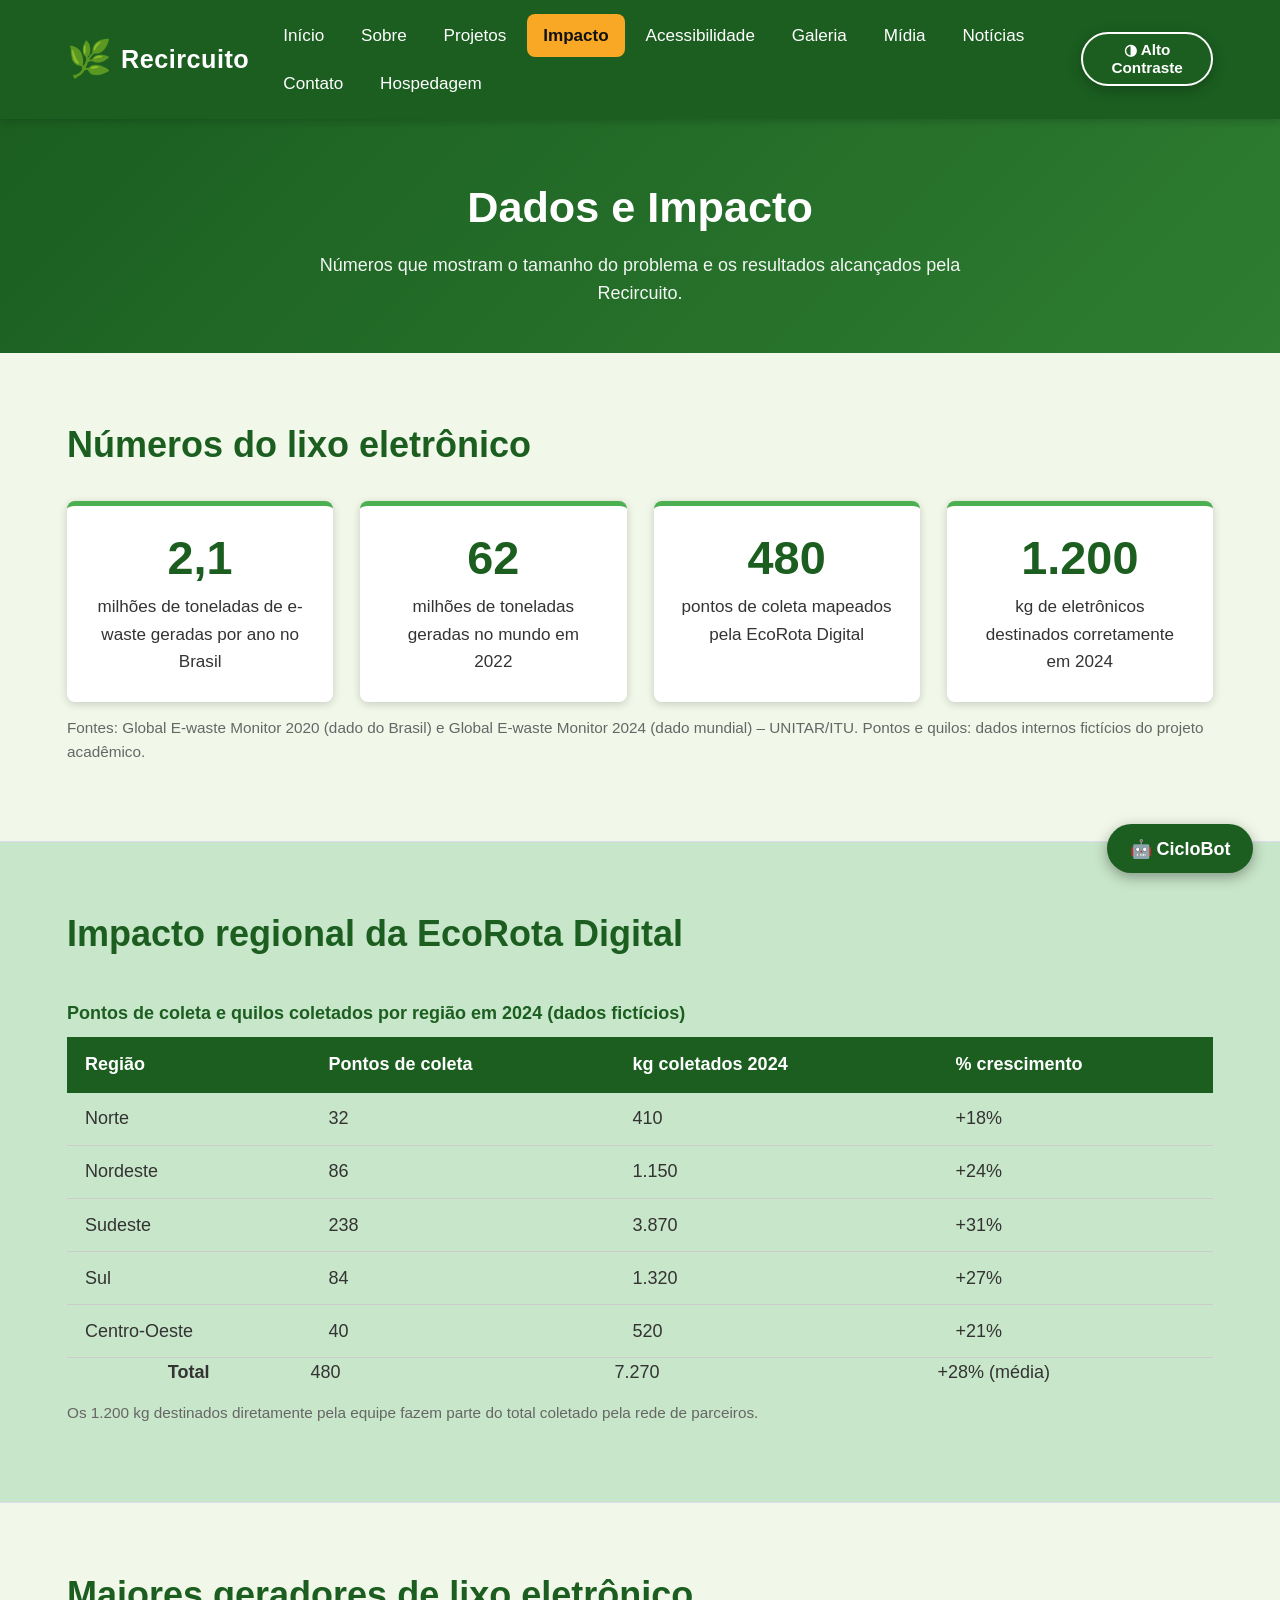
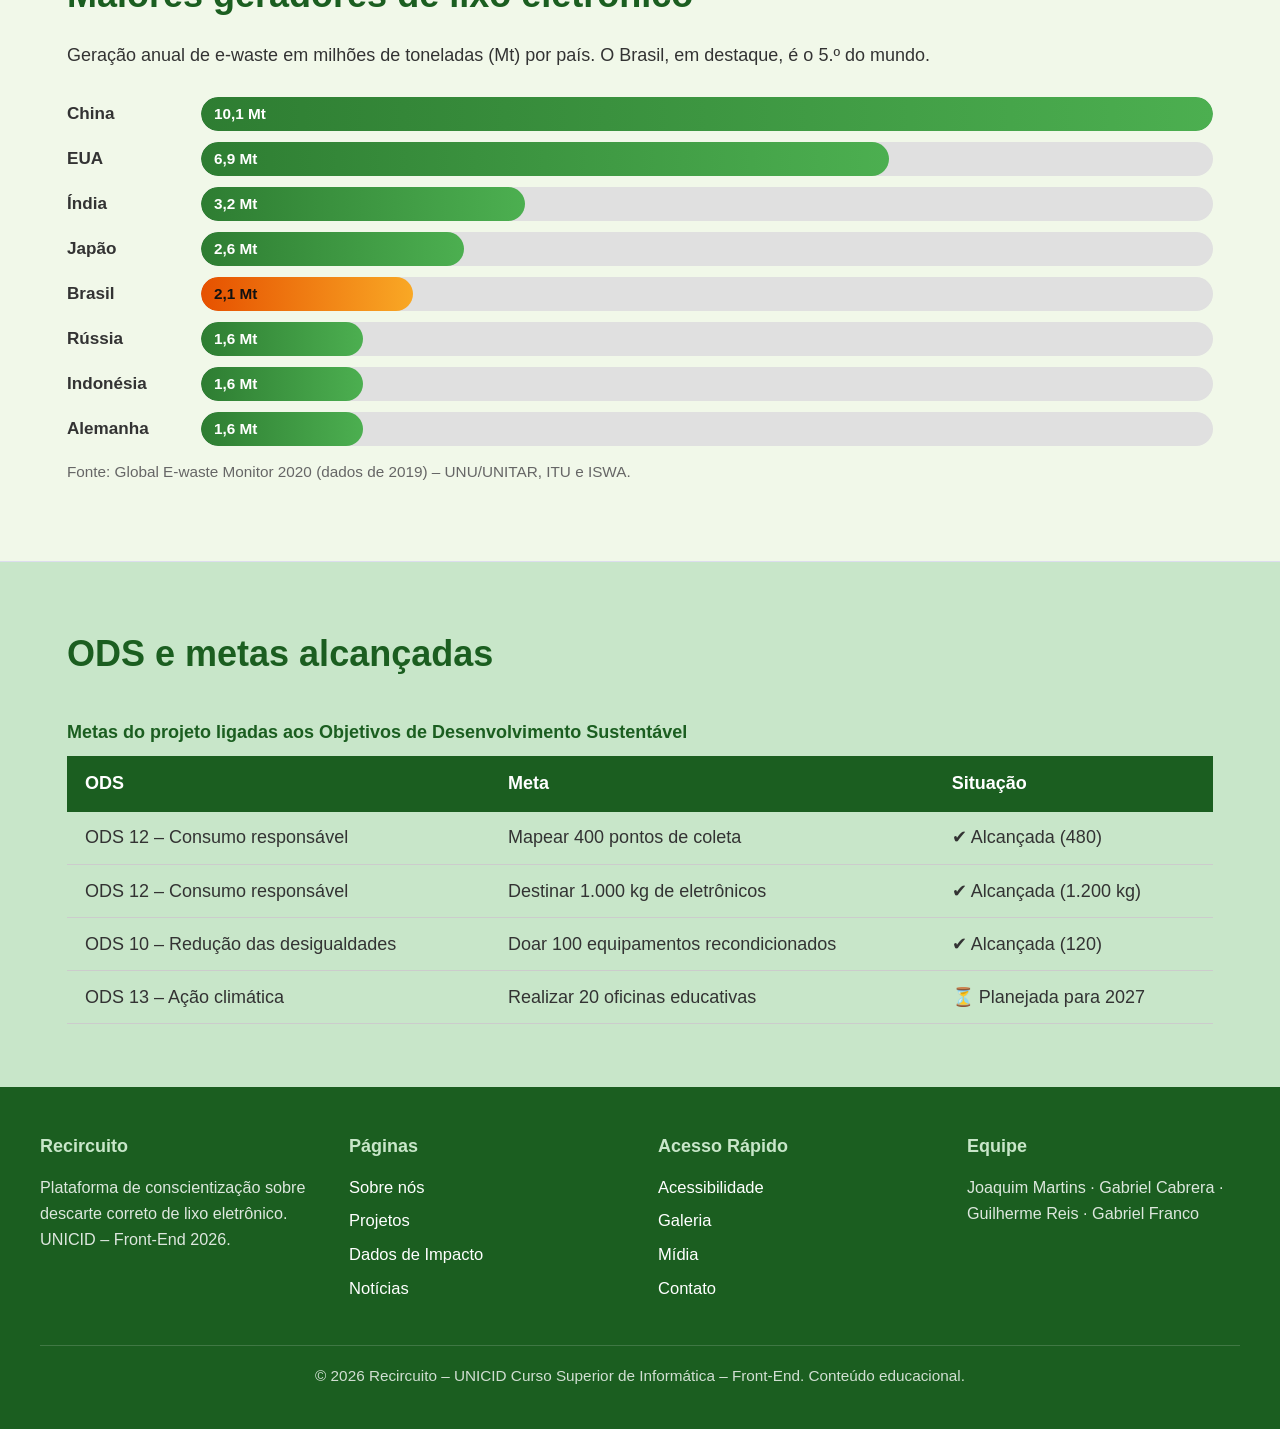
<file: impacto.html>
<!DOCTYPE html>
<html lang="pt-BR">
<head>
  <meta charset="UTF-8">
  <meta name="viewport" content="width=device-width, initial-scale=1.0">
  <meta name="description" content="Dados, tabelas e resultados sobre lixo eletrônico no Brasil e no mundo.">
  <meta name="keywords" content="lixo eletrônico, e-waste, reciclagem, sustentabilidade, ecologia">
  <meta name="author" content="Equipe Recircuito – UNICID Front-End">
  <title>Recircuito | Impacto</title>
  <link rel="stylesheet" href="css/style.css">
  <link rel="stylesheet" href="css/ciclobot.css">
</head>
<body>
  <a class="skip-link" href="#conteudo-principal">Pular para o conteúdo principal</a>

  <!-- HEADER -->
  <header>
    <div class="header-inner">
      <a class="logo" href="index.html" aria-label="Recircuito – Página Inicial">
        <span class="logo-icon" aria-hidden="true">🌿</span>
        <span class="logo-text">Recircuito</span>
      </a>
      <button id="menu-toggle" aria-controls="nav-principal" aria-expanded="false" aria-label="Abrir menu">☰</button>
      <nav id="nav-principal" aria-label="Navegação principal">
        <ul>
          <li><a href="index.html">Início</a></li>
          <li><a href="sobre.html">Sobre</a></li>
          <li><a href="projetos.html">Projetos</a></li>
          <li><a href="impacto.html" aria-current="page">Impacto</a></li>
          <li><a href="acessibilidade.html">Acessibilidade</a></li>
          <li><a href="galeria.html">Galeria</a></li>
          <li><a href="midia.html">Mídia</a></li>
          <li><a href="noticias.html">Notícias</a></li>
          <li><a href="contato.html">Contato</a></li>
          <li><a href="orcamento_hospedagem.html">Hospedagem</a></li>
        </ul>
      </nav>
      <button id="btn-contraste" class="btn btn-secundario" aria-pressed="false" style="margin-left:.5rem;font-size:.85rem;padding:.4rem .9rem;">◑ Alto Contraste</button>
    </div>
  </header>

    <!-- CABEÇALHO DA PÁGINA -->
  <div class="page-header">
    <h1>Dados e Impacto</h1>
    <p>Números que mostram o tamanho do problema e os resultados alcançados pela Recircuito.</p>
  </div>

  <!-- CONTEÚDO PRINCIPAL -->
  <main id="conteudo-principal">
    <section aria-labelledby="sec-numeros">
      <div class="container">
        <h2 id="sec-numeros">Números do lixo eletrônico</h2>
        <div class="contadores">
          <div class="contador-item"><span class="contador-numero" data-contador="2.1" data-decimais="1">0</span><span class="contador-legenda">milhões de toneladas de e-waste geradas por ano no Brasil</span></div>
          <div class="contador-item"><span class="contador-numero" data-contador="62">0</span><span class="contador-legenda">milhões de toneladas geradas no mundo em 2022</span></div>
          <div class="contador-item"><span class="contador-numero" data-contador="480">0</span><span class="contador-legenda">pontos de coleta mapeados pela EcoRota Digital</span></div>
          <div class="contador-item"><span class="contador-numero" data-contador="1200">0</span><span class="contador-legenda">kg de eletrônicos destinados corretamente em 2024</span></div>
        </div>
        <p class="texto-fonte">Fontes: Global E-waste Monitor 2020 (dado do Brasil) e Global E-waste Monitor 2024 (dado mundial) – UNITAR/ITU. Pontos e quilos: dados internos fictícios do projeto acadêmico.</p>
      </div>
    </section>

    <section aria-labelledby="sec-regional" class="fundo-suave">
      <div class="container">
        <h2 id="sec-regional">Impacto regional da EcoRota Digital</h2>
        <div class="tabela-wrapper">
          <table>
            <caption>Pontos de coleta e quilos coletados por região em 2024 (dados fictícios)</caption>
            <thead><tr><th scope="col">Região</th><th scope="col">Pontos de coleta</th><th scope="col">kg coletados 2024</th><th scope="col">% crescimento</th></tr></thead>
            <tbody>
              <tr><td>Norte</td><td>32</td><td>410</td><td>+18%</td></tr>
              <tr><td>Nordeste</td><td>86</td><td>1.150</td><td>+24%</td></tr>
              <tr><td>Sudeste</td><td>238</td><td>3.870</td><td>+31%</td></tr>
              <tr><td>Sul</td><td>84</td><td>1.320</td><td>+27%</td></tr>
              <tr><td>Centro-Oeste</td><td>40</td><td>520</td><td>+21%</td></tr>
            </tbody>
            <tfoot><tr><th scope="row">Total</th><td>480</td><td>7.270</td><td>+28% (média)</td></tr></tfoot>
          </table>
        </div>
        <p class="texto-fonte">Os 1.200 kg destinados diretamente pela equipe fazem parte do total coletado pela rede de parceiros.</p>
      </div>
    </section>

    <section aria-labelledby="sec-grafico">
      <div class="container">
        <h2 id="sec-grafico">Maiores geradores de lixo eletrônico</h2>
        <p id="desc-grafico">Geração anual de e-waste em milhões de toneladas (Mt) por país. O Brasil, em destaque, é o 5.º do mundo.</p>
        <ul class="grafico-barras" aria-describedby="desc-grafico">
          <li><span class="barra-rotulo">China</span><span class="barra-trilho"><span class="barra" style="--valor:100%">10,1 Mt</span></span></li>
          <li><span class="barra-rotulo">EUA</span><span class="barra-trilho"><span class="barra" style="--valor:68%">6,9 Mt</span></span></li>
          <li><span class="barra-rotulo">Índia</span><span class="barra-trilho"><span class="barra" style="--valor:32%">3,2 Mt</span></span></li>
          <li><span class="barra-rotulo">Japão</span><span class="barra-trilho"><span class="barra" style="--valor:26%">2,6 Mt</span></span></li>
          <li><span class="barra-rotulo">Brasil</span><span class="barra-trilho"><span class="barra barra-destaque" style="--valor:21%">2,1 Mt</span></span></li>
          <li><span class="barra-rotulo">Rússia</span><span class="barra-trilho"><span class="barra" style="--valor:16%">1,6 Mt</span></span></li>
          <li><span class="barra-rotulo">Indonésia</span><span class="barra-trilho"><span class="barra" style="--valor:16%">1,6 Mt</span></span></li>
          <li><span class="barra-rotulo">Alemanha</span><span class="barra-trilho"><span class="barra" style="--valor:16%">1,6 Mt</span></span></li>
        </ul>
        <p class="texto-fonte">Fonte: Global E-waste Monitor 2020 (dados de 2019) – UNU/UNITAR, ITU e ISWA.</p>
      </div>
    </section>

    <section aria-labelledby="sec-ods-metas" class="fundo-suave">
      <div class="container">
        <h2 id="sec-ods-metas">ODS e metas alcançadas</h2>
        <div class="tabela-wrapper">
          <table>
            <caption>Metas do projeto ligadas aos Objetivos de Desenvolvimento Sustentável</caption>
            <thead><tr><th scope="col">ODS</th><th scope="col">Meta</th><th scope="col">Situação</th></tr></thead>
            <tbody>
              <tr><td>ODS 12 – Consumo responsável</td><td>Mapear 400 pontos de coleta</td><td>✔ Alcançada (480)</td></tr>
              <tr><td>ODS 12 – Consumo responsável</td><td>Destinar 1.000 kg de eletrônicos</td><td>✔ Alcançada (1.200 kg)</td></tr>
              <tr><td>ODS 10 – Redução das desigualdades</td><td>Doar 100 equipamentos recondicionados</td><td>✔ Alcançada (120)</td></tr>
              <tr><td>ODS 13 – Ação climática</td><td>Realizar 20 oficinas educativas</td><td>⏳ Planejada para 2027</td></tr>
            </tbody>
          </table>
        </div>
      </div>
    </section>
  </main>

  <!-- CICLOBOT -->
  <div class="ciclobot-container" aria-live="polite">
    <button id="ciclobot-toggle" class="ciclobot-btn" aria-expanded="false" aria-controls="ciclobot-painel" title="Abrir assistente CicloBot">
      🤖 CicloBot
    </button>
    <div id="ciclobot-painel" class="ciclobot-painel" hidden role="dialog" aria-label="Assistente CicloBot">
      <h2 class="ciclobot-titulo">🌿 CicloBot – Tire suas dúvidas!</h2>
      <div id="ciclobot-chat" class="ciclobot-chat" aria-live="polite" aria-atomic="false"></div>
      <div class="ciclobot-input-area">
        <label for="ciclobot-input" class="visually-hidden">Sua pergunta</label>
        <input id="ciclobot-input" type="text" placeholder="Ex: Onde descartar pilhas?" autocomplete="off">
        <button id="ciclobot-enviar" class="btn">Enviar</button>
      </div>
    </div>
  </div>

  <!-- FOOTER -->
  <footer>
    <div class="footer-grid">
      <div>
        <h3>Recircuito</h3>
        <p style="font-size:.9rem;opacity:.85;">Plataforma de conscientização sobre descarte correto de lixo eletrônico. UNICID – Front-End 2026.</p>
      </div>
      <div>
        <h3>Páginas</h3>
        <a href="sobre.html">Sobre nós</a>
        <a href="projetos.html">Projetos</a>
        <a href="impacto.html">Dados de Impacto</a>
        <a href="noticias.html">Notícias</a>
      </div>
      <div>
        <h3>Acesso Rápido</h3>
        <a href="acessibilidade.html">Acessibilidade</a>
        <a href="galeria.html">Galeria</a>
        <a href="midia.html">Mídia</a>
        <a href="contato.html">Contato</a>
      </div>
      <div>
        <h3>Equipe</h3>
        <p style="font-size:.9rem;opacity:.85;">Joaquim Martins · Gabriel Cabrera · Guilherme Reis · Gabriel Franco</p>
      </div>
    </div>
    <div class="footer-bottom">
      <p>© 2026 Recircuito – UNICID Curso Superior de Informática – Front-End. Conteúdo educacional.</p>
    </div>
  </footer>

  <script src="js/main.js"></script>
</body>
</html>
</file>
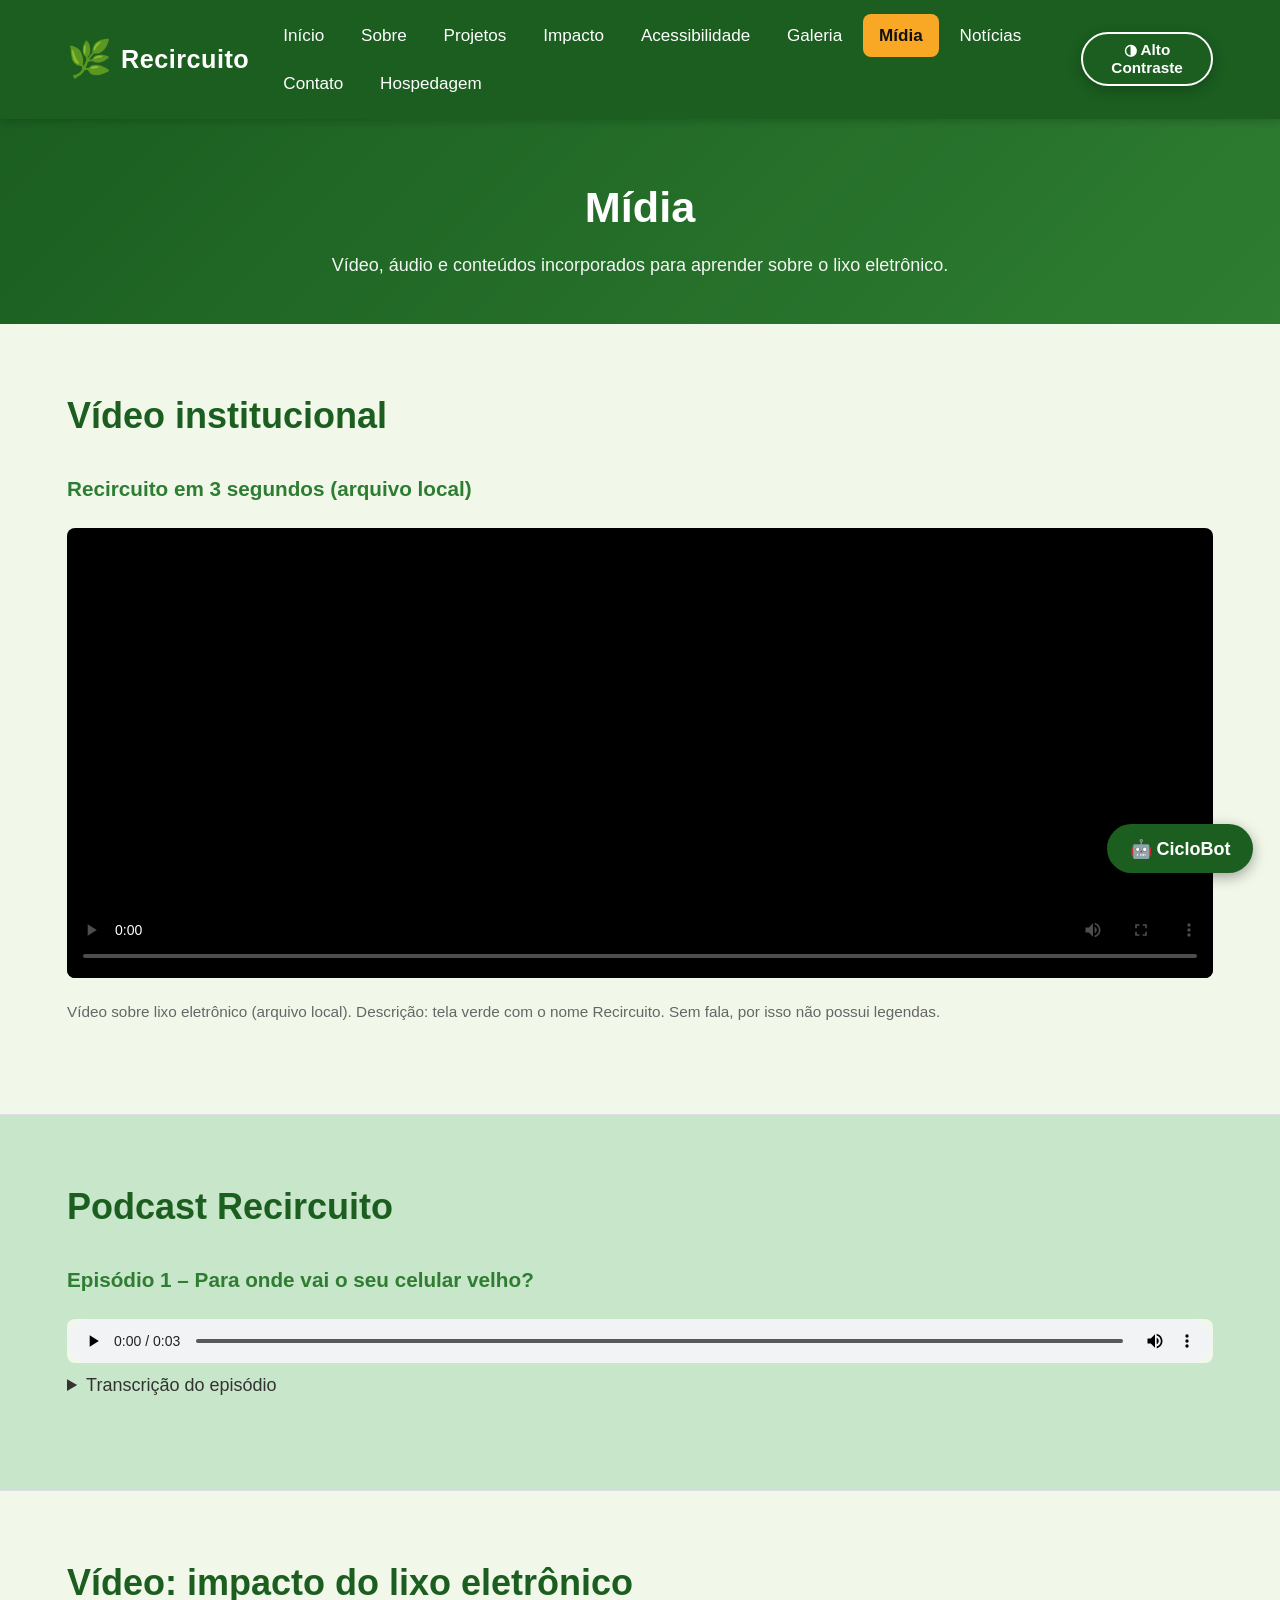
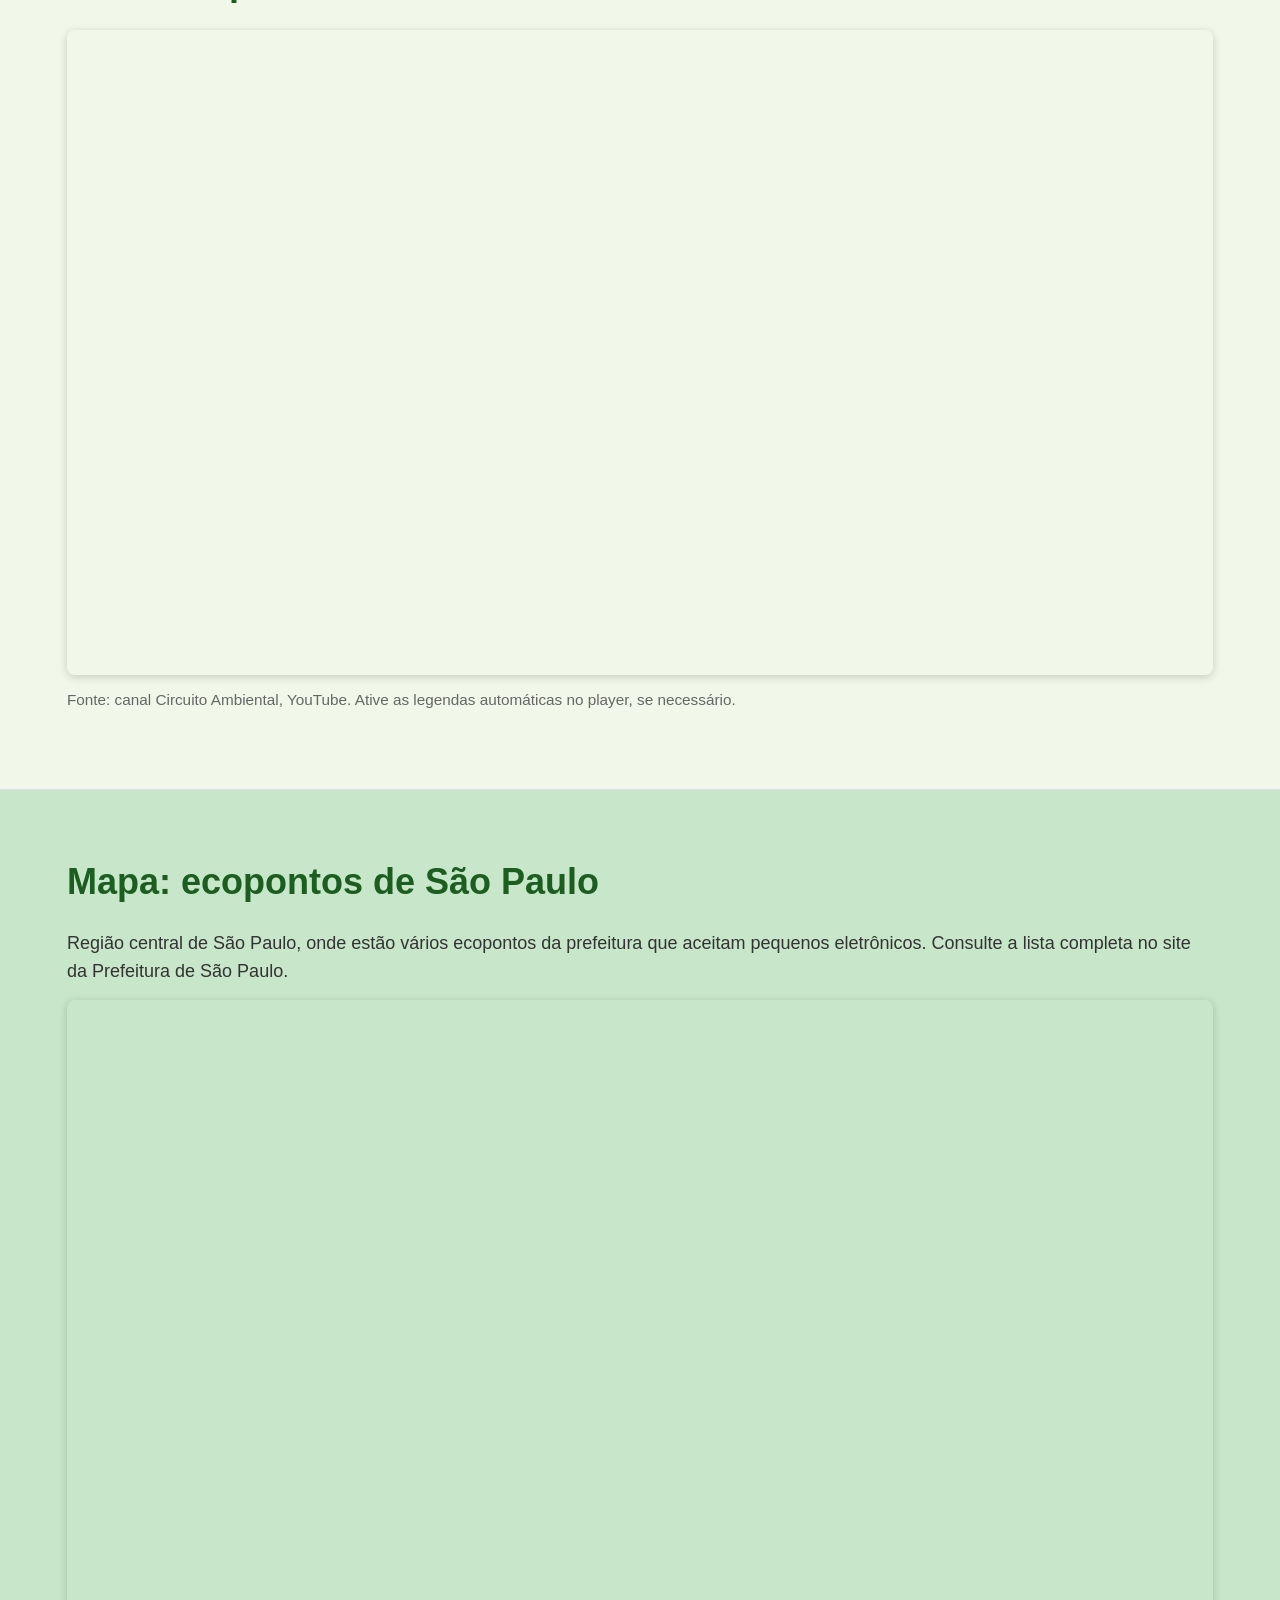
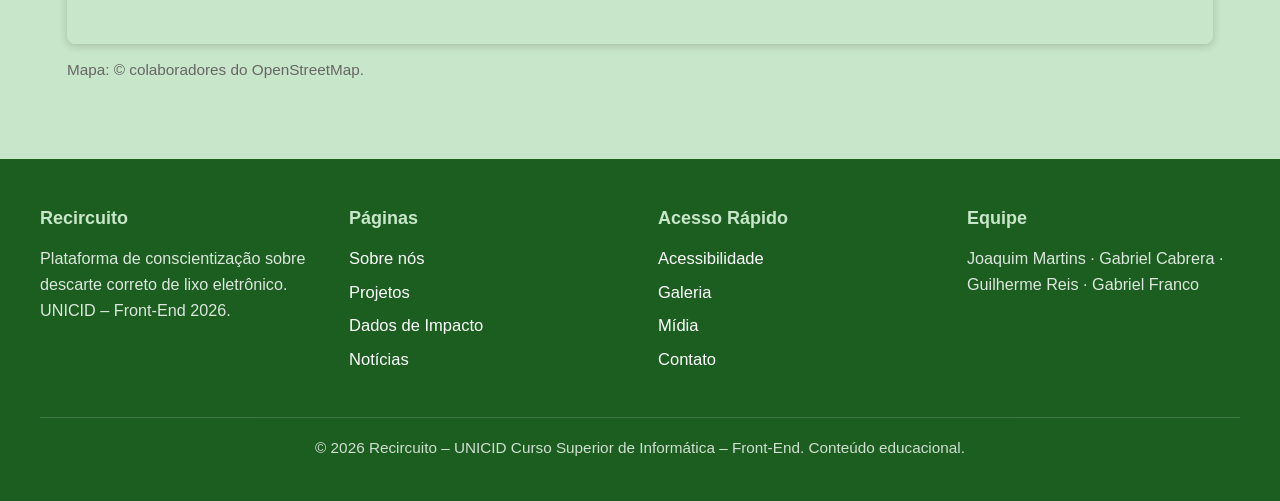
<file: midia.html>
<!DOCTYPE html>
<html lang="pt-BR">
<head>
  <meta charset="UTF-8">
  <meta name="viewport" content="width=device-width, initial-scale=1.0">
  <meta name="description" content="Vídeos, podcast e mapa sobre lixo eletrônico e pontos de coleta em São Paulo.">
  <meta name="keywords" content="lixo eletrônico, e-waste, reciclagem, sustentabilidade, ecologia">
  <meta name="author" content="Equipe Recircuito – UNICID Front-End">
  <title>Recircuito | Mídia</title>
  <link rel="stylesheet" href="css/style.css">
  <link rel="stylesheet" href="css/ciclobot.css">
</head>
<body>
  <a class="skip-link" href="#conteudo-principal">Pular para o conteúdo principal</a>

  <!-- HEADER -->
  <header>
    <div class="header-inner">
      <a class="logo" href="index.html" aria-label="Recircuito – Página Inicial">
        <span class="logo-icon" aria-hidden="true">🌿</span>
        <span class="logo-text">Recircuito</span>
      </a>
      <button id="menu-toggle" aria-controls="nav-principal" aria-expanded="false" aria-label="Abrir menu">☰</button>
      <nav id="nav-principal" aria-label="Navegação principal">
        <ul>
          <li><a href="index.html">Início</a></li>
          <li><a href="sobre.html">Sobre</a></li>
          <li><a href="projetos.html">Projetos</a></li>
          <li><a href="impacto.html">Impacto</a></li>
          <li><a href="acessibilidade.html">Acessibilidade</a></li>
          <li><a href="galeria.html">Galeria</a></li>
          <li><a href="midia.html" aria-current="page">Mídia</a></li>
          <li><a href="noticias.html">Notícias</a></li>
          <li><a href="contato.html">Contato</a></li>
          <li><a href="orcamento_hospedagem.html">Hospedagem</a></li>
        </ul>
      </nav>
      <button id="btn-contraste" class="btn btn-secundario" aria-pressed="false" style="margin-left:.5rem;font-size:.85rem;padding:.4rem .9rem;">◑ Alto Contraste</button>
    </div>
  </header>

    <!-- CABEÇALHO DA PÁGINA -->
  <div class="page-header">
    <h1>Mídia</h1>
    <p>Vídeo, áudio e conteúdos incorporados para aprender sobre o lixo eletrônico.</p>
  </div>

  <!-- CONTEÚDO PRINCIPAL -->
  <main id="conteudo-principal">
    <section aria-labelledby="sec-video">
      <div class="container">
        <h2 id="sec-video">Vídeo institucional</h2>
        <div class="midia-wrapper">
          <h3>Recircuito em 3 segundos (arquivo local)</h3>
          <video controls preload="metadata" width="800" height="450" poster="https://placehold.co/800x450/1b5e20/ffffff.png?text=Video+Recircuito" aria-describedby="desc-video">
            <source src="assets/ewaste-video.mp4" type="video/mp4">
            Seu navegador não suporta o elemento de vídeo.
          </video>
          <p id="desc-video" class="texto-fonte">Vídeo sobre lixo eletrônico (arquivo local). Descrição: tela verde com o nome Recircuito. Sem fala, por isso não possui legendas.</p>
        </div>
      </div>
    </section>

    <section aria-labelledby="sec-audio" class="fundo-suave">
      <div class="container">
        <h2 id="sec-audio">Podcast Recircuito</h2>
        <div class="midia-wrapper">
          <h3>Episódio 1 – Para onde vai o seu celular velho?</h3>
          <audio controls preload="metadata">
            <source src="assets/podcast-ewaste.mp3" type="audio/mpeg">
            Seu navegador não suporta o elemento de áudio.
          </audio>
          <details>
            <summary>Transcrição do episódio</summary>
            <p>Arquivo demonstrativo do projeto acadêmico. Transcrição: "Olá! Este é o podcast Recircuito. Hoje vamos falar sobre o destino dos celulares antigos e onde descartá-los corretamente."</p>
          </details>
        </div>
      </div>
    </section>

    <section aria-labelledby="sec-youtube">
      <div class="container">
        <h2 id="sec-youtube">Vídeo: impacto do lixo eletrônico</h2>
        <div class="iframe-wrapper">
          <iframe src="https://www.youtube-nocookie.com/embed/VYLLhCnPnVc" title="Vídeo do YouTube: Impacto do lixo eletrônico no meio ambiente e como descartar de forma correta (canal Circuito Ambiental)" loading="lazy" allow="accelerometer; clipboard-write; encrypted-media; gyroscope; picture-in-picture" allowfullscreen></iframe>
        </div>
        <p class="texto-fonte">Fonte: canal Circuito Ambiental, YouTube. Ative as legendas automáticas no player, se necessário.</p>
      </div>
    </section>

    <section aria-labelledby="sec-mapa" class="fundo-suave">
      <div class="container">
        <h2 id="sec-mapa">Mapa: ecopontos de São Paulo</h2>
        <p>Região central de São Paulo, onde estão vários ecopontos da prefeitura que aceitam pequenos eletrônicos. Consulte a lista completa no site da Prefeitura de São Paulo.</p>
        <div class="iframe-wrapper">
          <iframe src="https://www.openstreetmap.org/export/embed.html?bbox=-46.7%2C-23.6%2C-46.5%2C-23.5&amp;layer=mapnik" title="Mapa do OpenStreetMap da região central de São Paulo" loading="lazy"></iframe>
        </div>
        <p class="texto-fonte">Mapa: © colaboradores do OpenStreetMap.</p>
      </div>
    </section>
  </main>

  <!-- CICLOBOT -->
  <div class="ciclobot-container" aria-live="polite">
    <button id="ciclobot-toggle" class="ciclobot-btn" aria-expanded="false" aria-controls="ciclobot-painel" title="Abrir assistente CicloBot">
      🤖 CicloBot
    </button>
    <div id="ciclobot-painel" class="ciclobot-painel" hidden role="dialog" aria-label="Assistente CicloBot">
      <h2 class="ciclobot-titulo">🌿 CicloBot – Tire suas dúvidas!</h2>
      <div id="ciclobot-chat" class="ciclobot-chat" aria-live="polite" aria-atomic="false"></div>
      <div class="ciclobot-input-area">
        <label for="ciclobot-input" class="visually-hidden">Sua pergunta</label>
        <input id="ciclobot-input" type="text" placeholder="Ex: Onde descartar pilhas?" autocomplete="off">
        <button id="ciclobot-enviar" class="btn">Enviar</button>
      </div>
    </div>
  </div>

  <!-- FOOTER -->
  <footer>
    <div class="footer-grid">
      <div>
        <h3>Recircuito</h3>
        <p style="font-size:.9rem;opacity:.85;">Plataforma de conscientização sobre descarte correto de lixo eletrônico. UNICID – Front-End 2026.</p>
      </div>
      <div>
        <h3>Páginas</h3>
        <a href="sobre.html">Sobre nós</a>
        <a href="projetos.html">Projetos</a>
        <a href="impacto.html">Dados de Impacto</a>
        <a href="noticias.html">Notícias</a>
      </div>
      <div>
        <h3>Acesso Rápido</h3>
        <a href="acessibilidade.html">Acessibilidade</a>
        <a href="galeria.html">Galeria</a>
        <a href="midia.html">Mídia</a>
        <a href="contato.html">Contato</a>
      </div>
      <div>
        <h3>Equipe</h3>
        <p style="font-size:.9rem;opacity:.85;">Joaquim Martins · Gabriel Cabrera · Guilherme Reis · Gabriel Franco</p>
      </div>
    </div>
    <div class="footer-bottom">
      <p>© 2026 Recircuito – UNICID Curso Superior de Informática – Front-End. Conteúdo educacional.</p>
    </div>
  </footer>

  <script src="js/main.js"></script>
</body>
</html>
</file>
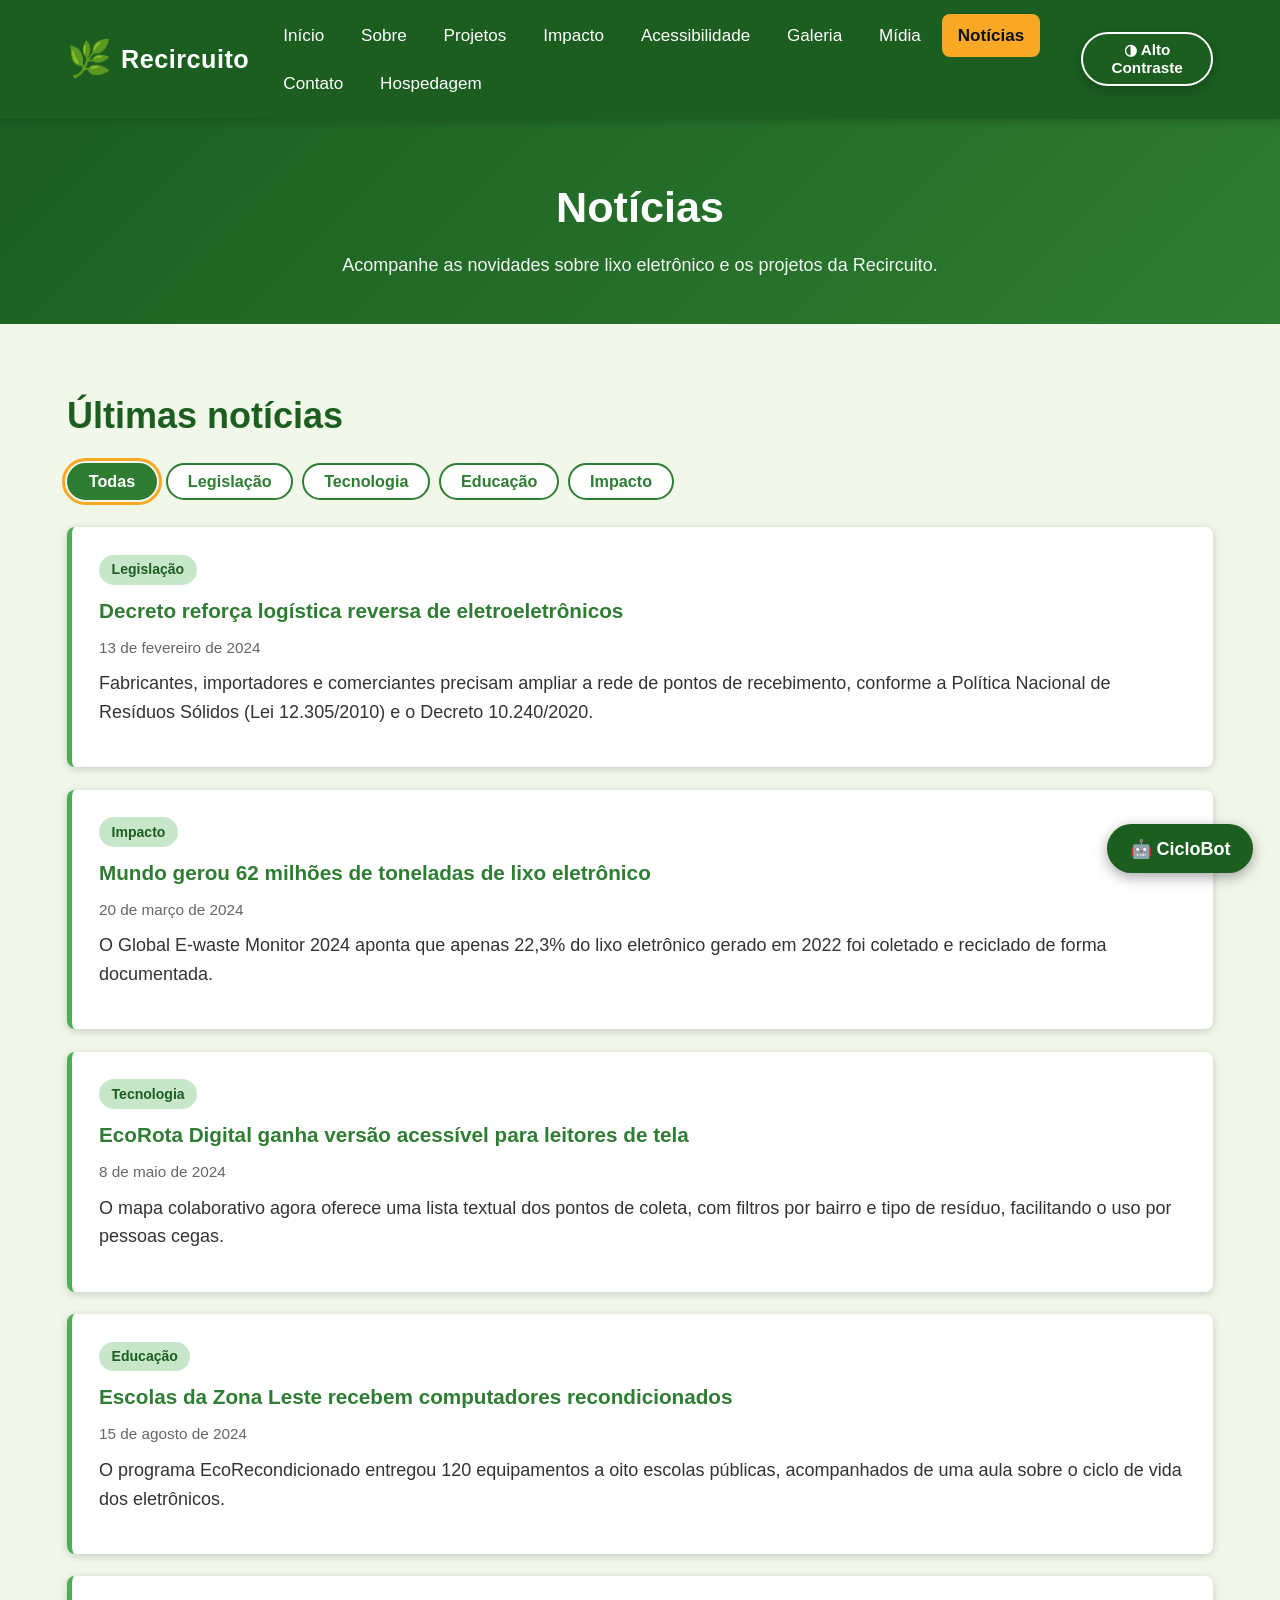
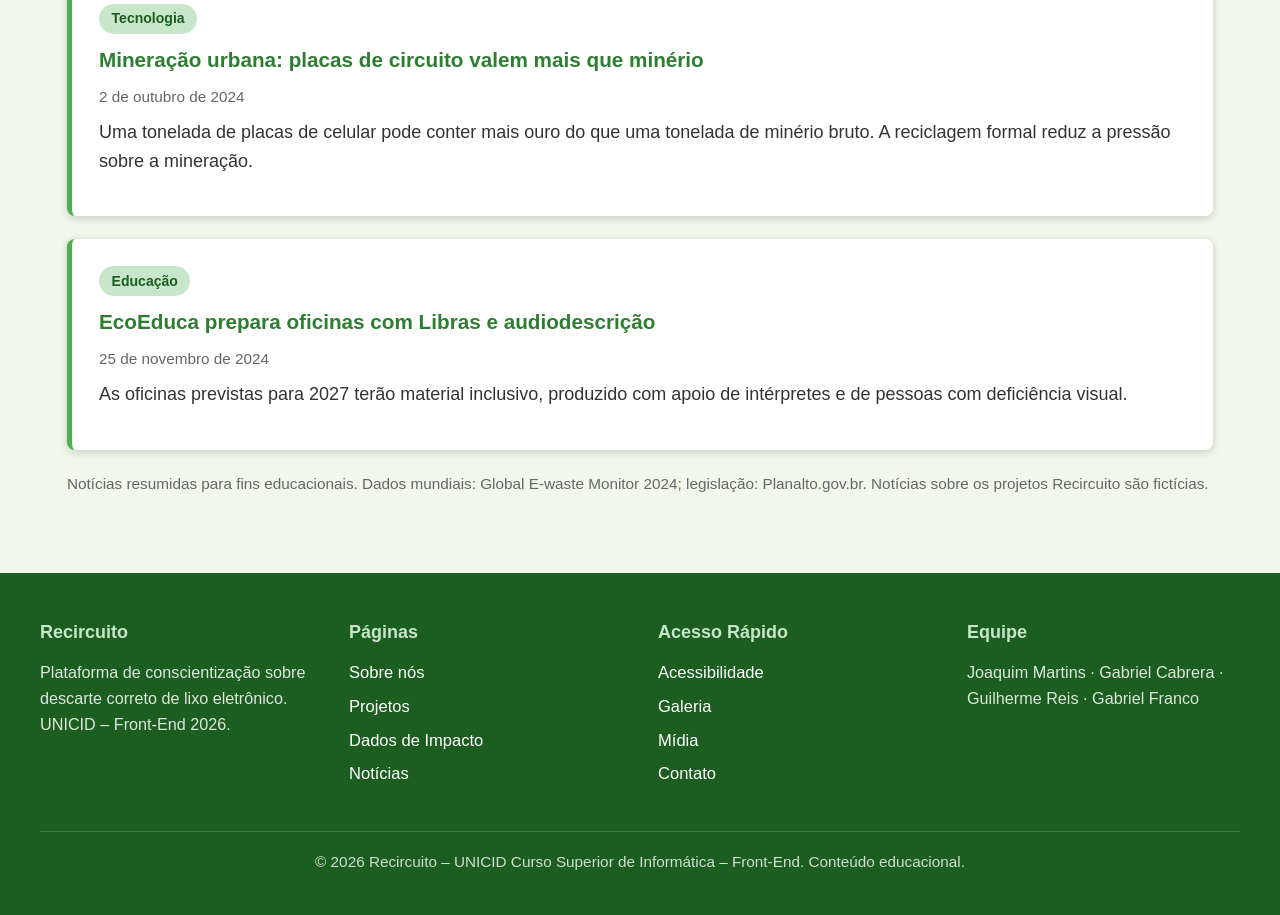
<file: noticias.html>
<!DOCTYPE html>
<html lang="pt-BR">
<head>
  <meta charset="UTF-8">
  <meta name="viewport" content="width=device-width, initial-scale=1.0">
  <meta name="description" content="Notícias e artigos sobre legislação, tecnologia, educação e impacto do lixo eletrônico.">
  <meta name="keywords" content="lixo eletrônico, e-waste, reciclagem, sustentabilidade, ecologia">
  <meta name="author" content="Equipe Recircuito – UNICID Front-End">
  <title>Recircuito | Notícias</title>
  <link rel="stylesheet" href="css/style.css">
  <link rel="stylesheet" href="css/ciclobot.css">
</head>
<body>
  <a class="skip-link" href="#conteudo-principal">Pular para o conteúdo principal</a>

  <!-- HEADER -->
  <header>
    <div class="header-inner">
      <a class="logo" href="index.html" aria-label="Recircuito – Página Inicial">
        <span class="logo-icon" aria-hidden="true">🌿</span>
        <span class="logo-text">Recircuito</span>
      </a>
      <button id="menu-toggle" aria-controls="nav-principal" aria-expanded="false" aria-label="Abrir menu">☰</button>
      <nav id="nav-principal" aria-label="Navegação principal">
        <ul>
          <li><a href="index.html">Início</a></li>
          <li><a href="sobre.html">Sobre</a></li>
          <li><a href="projetos.html">Projetos</a></li>
          <li><a href="impacto.html">Impacto</a></li>
          <li><a href="acessibilidade.html">Acessibilidade</a></li>
          <li><a href="galeria.html">Galeria</a></li>
          <li><a href="midia.html">Mídia</a></li>
          <li><a href="noticias.html" aria-current="page">Notícias</a></li>
          <li><a href="contato.html">Contato</a></li>
          <li><a href="orcamento_hospedagem.html">Hospedagem</a></li>
        </ul>
      </nav>
      <button id="btn-contraste" class="btn btn-secundario" aria-pressed="false" style="margin-left:.5rem;font-size:.85rem;padding:.4rem .9rem;">◑ Alto Contraste</button>
    </div>
  </header>

    <!-- CABEÇALHO DA PÁGINA -->
  <div class="page-header">
    <h1>Notícias</h1>
    <p>Acompanhe as novidades sobre lixo eletrônico e os projetos da Recircuito.</p>
  </div>

  <!-- CONTEÚDO PRINCIPAL -->
  <main id="conteudo-principal">
    <section aria-labelledby="sec-noticias">
      <div class="container">
        <h2 id="sec-noticias">Últimas notícias</h2>
        <div class="filtro-noticias" role="group" aria-label="Filtrar notícias por categoria">
          <button type="button" data-cat="todos" class="ativo" aria-pressed="true">Todas</button>
          <button type="button" data-cat="legislacao" aria-pressed="false">Legislação</button>
          <button type="button" data-cat="tecnologia" aria-pressed="false">Tecnologia</button>
          <button type="button" data-cat="educacao" aria-pressed="false">Educação</button>
          <button type="button" data-cat="impacto" aria-pressed="false">Impacto</button>
        </div>
        <article class="noticia" data-categoria="legislacao">
          <span class="badge">Legislação</span>
          <h3>Decreto reforça logística reversa de eletroeletrônicos</h3>
          <time datetime="2024-02-13">13 de fevereiro de 2024</time>
          <p>Fabricantes, importadores e comerciantes precisam ampliar a rede de pontos de recebimento, conforme a Política Nacional de Resíduos Sólidos (Lei 12.305/2010) e o Decreto 10.240/2020.</p>
        </article>
        <article class="noticia" data-categoria="impacto">
          <span class="badge">Impacto</span>
          <h3>Mundo gerou 62 milhões de toneladas de lixo eletrônico</h3>
          <time datetime="2024-03-20">20 de março de 2024</time>
          <p>O Global E-waste Monitor 2024 aponta que apenas 22,3% do lixo eletrônico gerado em 2022 foi coletado e reciclado de forma documentada.</p>
        </article>
        <article class="noticia" data-categoria="tecnologia">
          <span class="badge">Tecnologia</span>
          <h3>EcoRota Digital ganha versão acessível para leitores de tela</h3>
          <time datetime="2024-05-08">8 de maio de 2024</time>
          <p>O mapa colaborativo agora oferece uma lista textual dos pontos de coleta, com filtros por bairro e tipo de resíduo, facilitando o uso por pessoas cegas.</p>
        </article>
        <article class="noticia" data-categoria="educacao">
          <span class="badge">Educação</span>
          <h3>Escolas da Zona Leste recebem computadores recondicionados</h3>
          <time datetime="2024-08-15">15 de agosto de 2024</time>
          <p>O programa EcoRecondicionado entregou 120 equipamentos a oito escolas públicas, acompanhados de uma aula sobre o ciclo de vida dos eletrônicos.</p>
        </article>
        <article class="noticia" data-categoria="tecnologia">
          <span class="badge">Tecnologia</span>
          <h3>Mineração urbana: placas de circuito valem mais que minério</h3>
          <time datetime="2024-10-02">2 de outubro de 2024</time>
          <p>Uma tonelada de placas de celular pode conter mais ouro do que uma tonelada de minério bruto. A reciclagem formal reduz a pressão sobre a mineração.</p>
        </article>
        <article class="noticia" data-categoria="educacao">
          <span class="badge">Educação</span>
          <h3>EcoEduca prepara oficinas com Libras e audiodescrição</h3>
          <time datetime="2024-11-25">25 de novembro de 2024</time>
          <p>As oficinas previstas para 2027 terão material inclusivo, produzido com apoio de intérpretes e de pessoas com deficiência visual.</p>
        </article>
        <p class="texto-fonte">Notícias resumidas para fins educacionais. Dados mundiais: Global E-waste Monitor 2024; legislação: Planalto.gov.br. Notícias sobre os projetos Recircuito são fictícias.</p>
      </div>
    </section>
  </main>

  <!-- CICLOBOT -->
  <div class="ciclobot-container" aria-live="polite">
    <button id="ciclobot-toggle" class="ciclobot-btn" aria-expanded="false" aria-controls="ciclobot-painel" title="Abrir assistente CicloBot">
      🤖 CicloBot
    </button>
    <div id="ciclobot-painel" class="ciclobot-painel" hidden role="dialog" aria-label="Assistente CicloBot">
      <h2 class="ciclobot-titulo">🌿 CicloBot – Tire suas dúvidas!</h2>
      <div id="ciclobot-chat" class="ciclobot-chat" aria-live="polite" aria-atomic="false"></div>
      <div class="ciclobot-input-area">
        <label for="ciclobot-input" class="visually-hidden">Sua pergunta</label>
        <input id="ciclobot-input" type="text" placeholder="Ex: Onde descartar pilhas?" autocomplete="off">
        <button id="ciclobot-enviar" class="btn">Enviar</button>
      </div>
    </div>
  </div>

  <!-- FOOTER -->
  <footer>
    <div class="footer-grid">
      <div>
        <h3>Recircuito</h3>
        <p style="font-size:.9rem;opacity:.85;">Plataforma de conscientização sobre descarte correto de lixo eletrônico. UNICID – Front-End 2026.</p>
      </div>
      <div>
        <h3>Páginas</h3>
        <a href="sobre.html">Sobre nós</a>
        <a href="projetos.html">Projetos</a>
        <a href="impacto.html">Dados de Impacto</a>
        <a href="noticias.html">Notícias</a>
      </div>
      <div>
        <h3>Acesso Rápido</h3>
        <a href="acessibilidade.html">Acessibilidade</a>
        <a href="galeria.html">Galeria</a>
        <a href="midia.html">Mídia</a>
        <a href="contato.html">Contato</a>
      </div>
      <div>
        <h3>Equipe</h3>
        <p style="font-size:.9rem;opacity:.85;">Joaquim Martins · Gabriel Cabrera · Guilherme Reis · Gabriel Franco</p>
      </div>
    </div>
    <div class="footer-bottom">
      <p>© 2026 Recircuito – UNICID Curso Superior de Informática – Front-End. Conteúdo educacional.</p>
    </div>
  </footer>

  <script src="js/main.js"></script>
</body>
</html>
</file>
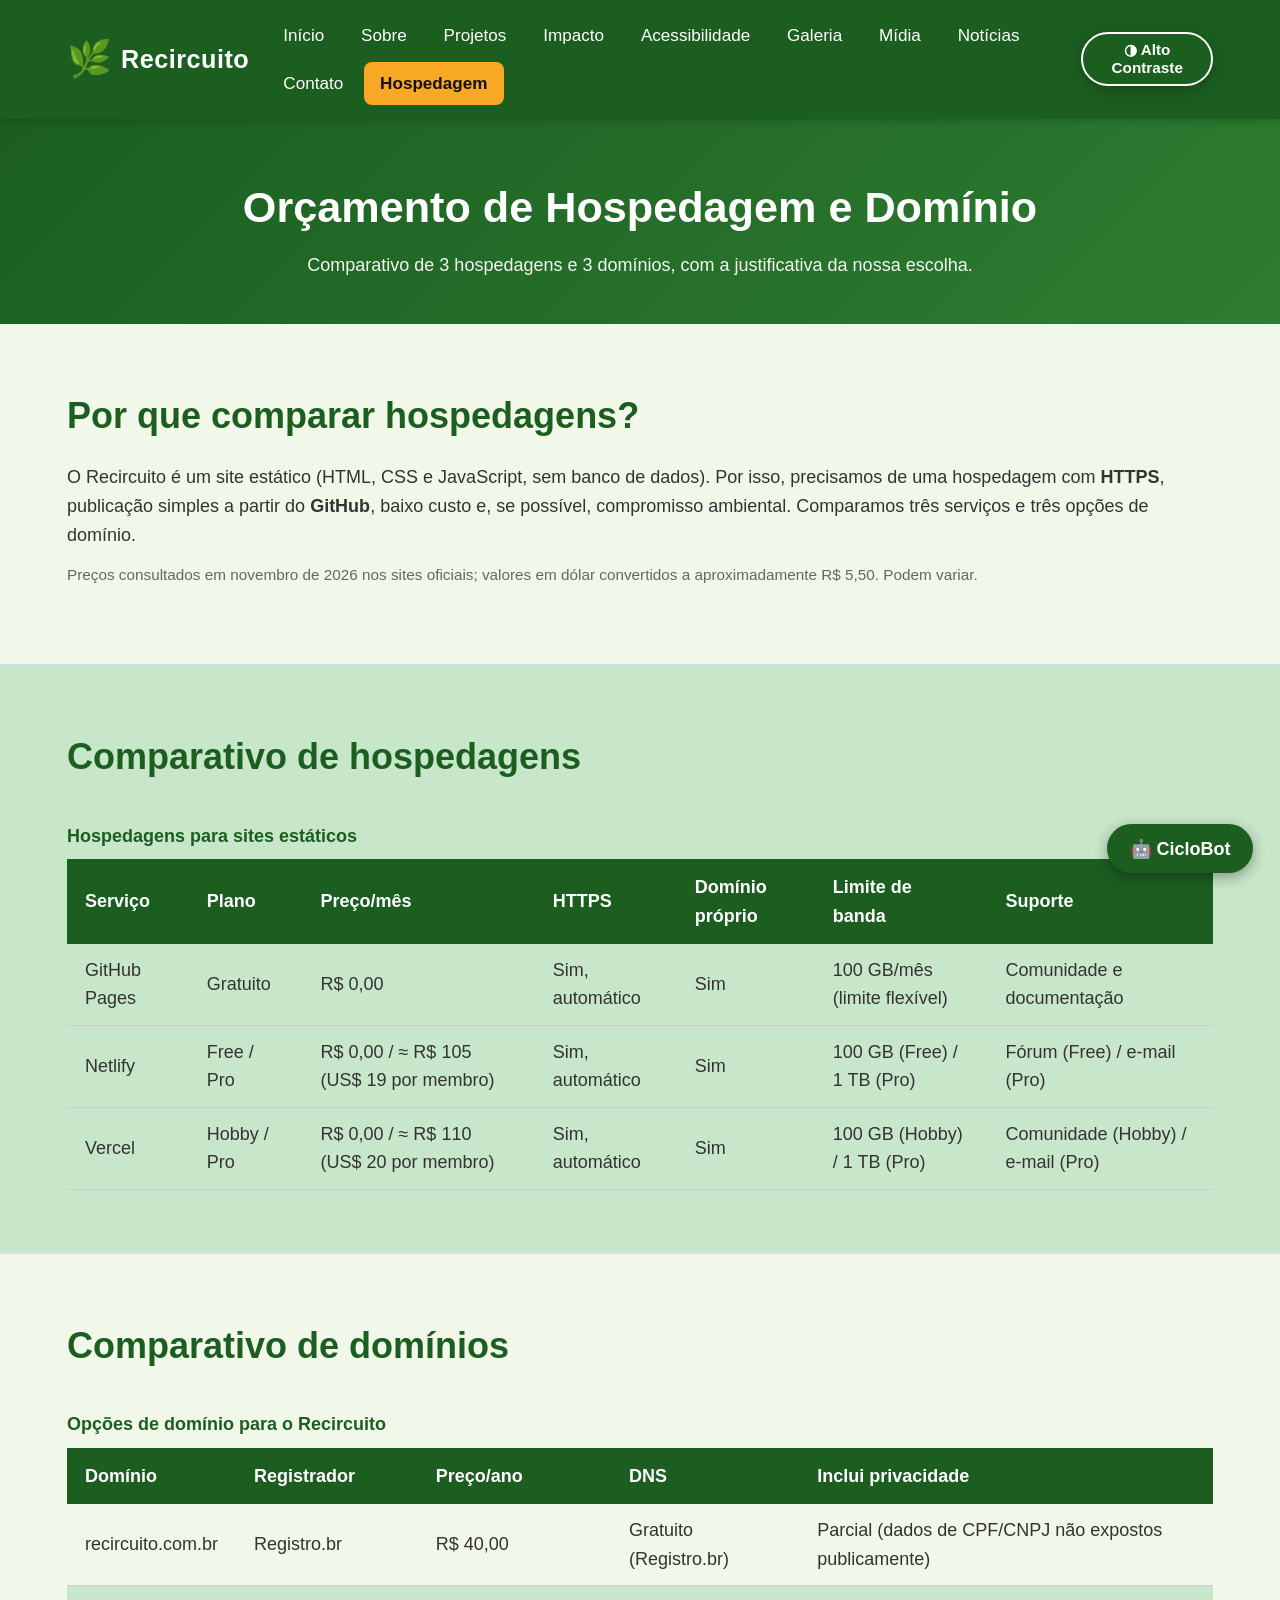
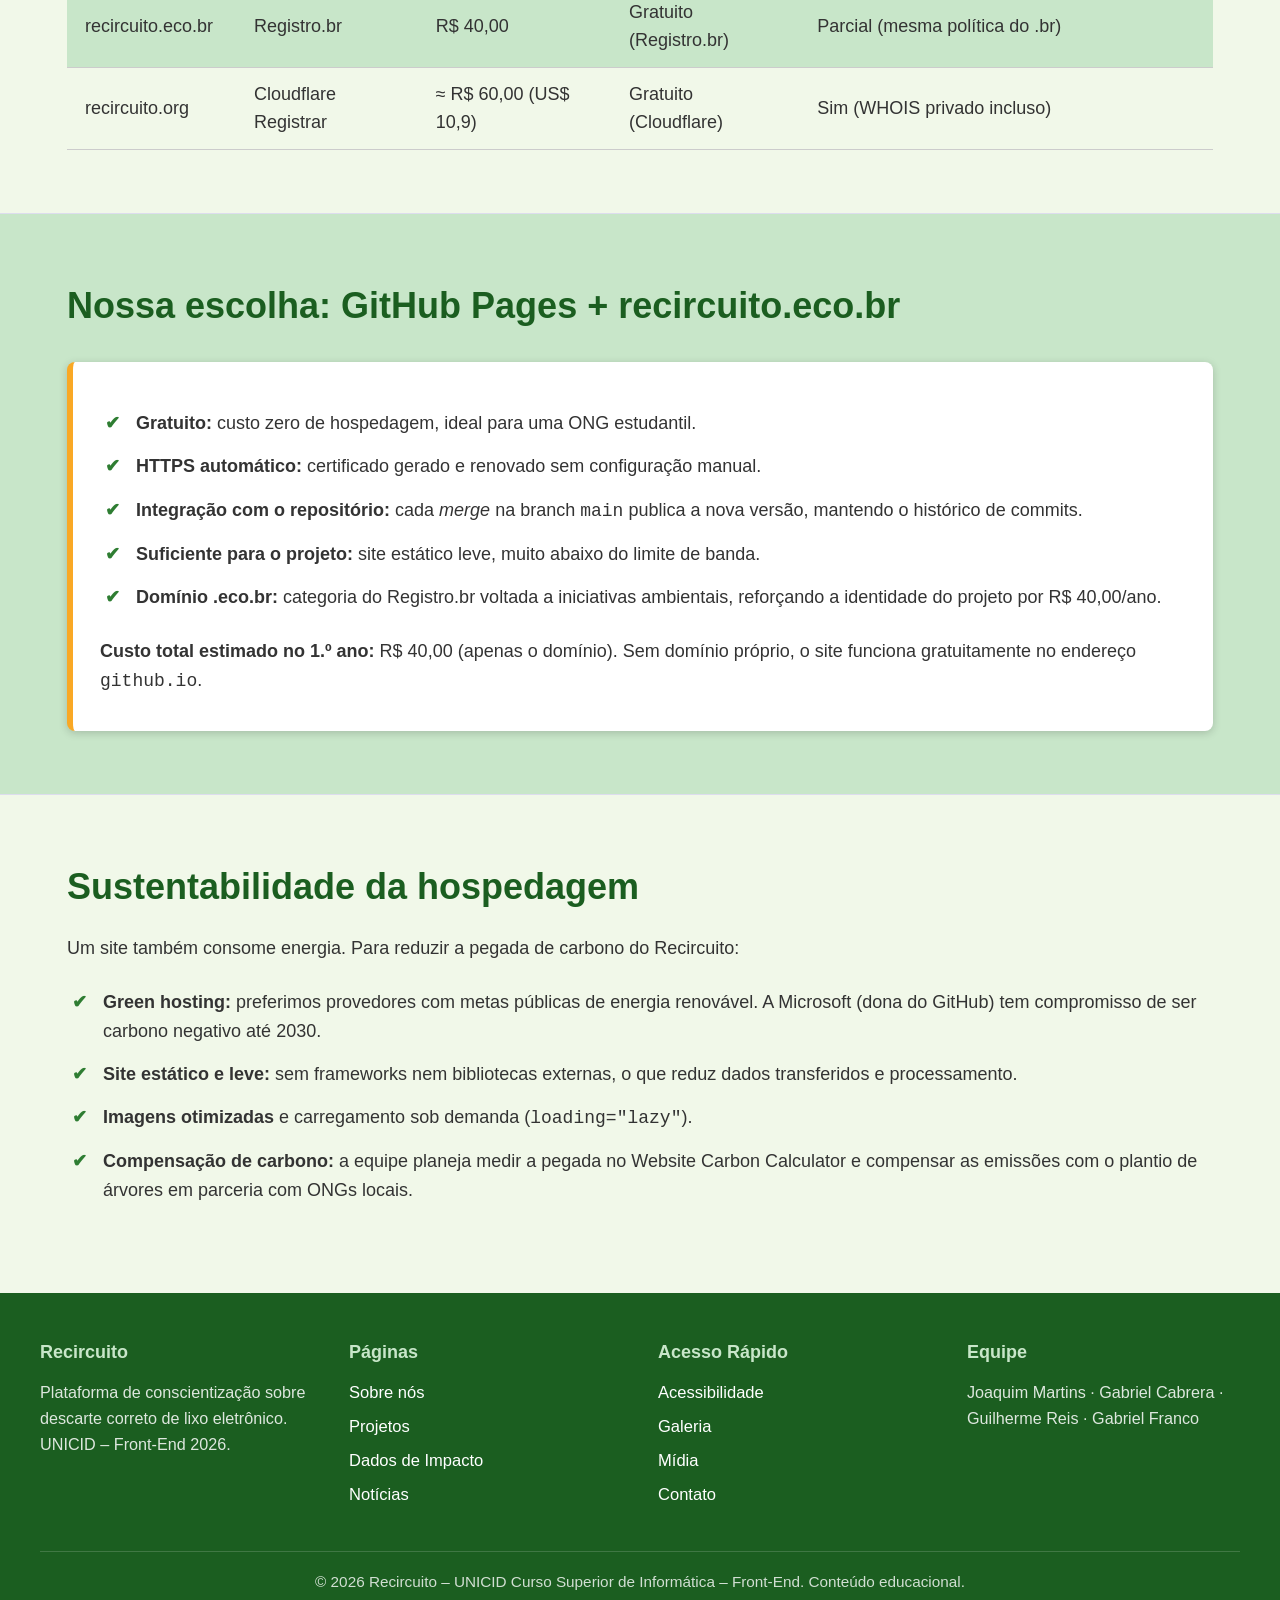
<file: orcamento_hospedagem.html>
<!DOCTYPE html>
<html lang="pt-BR">
<head>
  <meta charset="UTF-8">
  <meta name="viewport" content="width=device-width, initial-scale=1.0">
  <meta name="description" content="Relatório comparativo de hospedagem e domínio do site Recircuito, com justificativa da escolha.">
  <meta name="keywords" content="lixo eletrônico, e-waste, reciclagem, sustentabilidade, ecologia">
  <meta name="author" content="Equipe Recircuito – UNICID Front-End">
  <title>Recircuito | Hospedagem e Domínio</title>
  <link rel="stylesheet" href="css/style.css">
  <link rel="stylesheet" href="css/ciclobot.css">
</head>
<body>
  <a class="skip-link" href="#conteudo-principal">Pular para o conteúdo principal</a>

  <!-- HEADER -->
  <header>
    <div class="header-inner">
      <a class="logo" href="index.html" aria-label="Recircuito – Página Inicial">
        <span class="logo-icon" aria-hidden="true">🌿</span>
        <span class="logo-text">Recircuito</span>
      </a>
      <button id="menu-toggle" aria-controls="nav-principal" aria-expanded="false" aria-label="Abrir menu">☰</button>
      <nav id="nav-principal" aria-label="Navegação principal">
        <ul>
          <li><a href="index.html">Início</a></li>
          <li><a href="sobre.html">Sobre</a></li>
          <li><a href="projetos.html">Projetos</a></li>
          <li><a href="impacto.html">Impacto</a></li>
          <li><a href="acessibilidade.html">Acessibilidade</a></li>
          <li><a href="galeria.html">Galeria</a></li>
          <li><a href="midia.html">Mídia</a></li>
          <li><a href="noticias.html">Notícias</a></li>
          <li><a href="contato.html">Contato</a></li>
          <li><a href="orcamento_hospedagem.html" aria-current="page">Hospedagem</a></li>
        </ul>
      </nav>
      <button id="btn-contraste" class="btn btn-secundario" aria-pressed="false" style="margin-left:.5rem;font-size:.85rem;padding:.4rem .9rem;">◑ Alto Contraste</button>
    </div>
  </header>

    <!-- CABEÇALHO DA PÁGINA -->
  <div class="page-header">
    <h1>Orçamento de Hospedagem e Domínio</h1>
    <p>Comparativo de 3 hospedagens e 3 domínios, com a justificativa da nossa escolha.</p>
  </div>

  <!-- CONTEÚDO PRINCIPAL -->
  <main id="conteudo-principal">
    <section aria-labelledby="sec-intro">
      <div class="container">
        <h2 id="sec-intro">Por que comparar hospedagens?</h2>
        <p>O Recircuito é um site estático (HTML, CSS e JavaScript, sem banco de dados). Por isso, precisamos de uma hospedagem com <strong>HTTPS</strong>, publicação simples a partir do <strong>GitHub</strong>, baixo custo e, se possível, compromisso ambiental. Comparamos três serviços e três opções de domínio.</p>
        <p class="texto-fonte">Preços consultados em novembro de 2026 nos sites oficiais; valores em dólar convertidos a aproximadamente R$ 5,50. Podem variar.</p>
      </div>
    </section>

    <section aria-labelledby="sec-hosp" class="fundo-suave">
      <div class="container">
        <h2 id="sec-hosp">Comparativo de hospedagens</h2>
        <div class="tabela-wrapper">
          <table>
            <caption>Hospedagens para sites estáticos</caption>
            <thead><tr><th scope="col">Serviço</th><th scope="col">Plano</th><th scope="col">Preço/mês</th><th scope="col">HTTPS</th><th scope="col">Domínio próprio</th><th scope="col">Limite de banda</th><th scope="col">Suporte</th></tr></thead>
            <tbody>
              <tr><td>GitHub Pages</td><td>Gratuito</td><td>R$ 0,00</td><td>Sim, automático</td><td>Sim</td><td>100 GB/mês (limite flexível)</td><td>Comunidade e documentação</td></tr>
              <tr><td>Netlify</td><td>Free / Pro</td><td>R$ 0,00 / ≈ R$ 105 (US$ 19 por membro)</td><td>Sim, automático</td><td>Sim</td><td>100 GB (Free) / 1 TB (Pro)</td><td>Fórum (Free) / e-mail (Pro)</td></tr>
              <tr><td>Vercel</td><td>Hobby / Pro</td><td>R$ 0,00 / ≈ R$ 110 (US$ 20 por membro)</td><td>Sim, automático</td><td>Sim</td><td>100 GB (Hobby) / 1 TB (Pro)</td><td>Comunidade (Hobby) / e-mail (Pro)</td></tr>
            </tbody>
          </table>
        </div>
      </div>
    </section>

    <section aria-labelledby="sec-dom">
      <div class="container">
        <h2 id="sec-dom">Comparativo de domínios</h2>
        <div class="tabela-wrapper">
          <table>
            <caption>Opções de domínio para o Recircuito</caption>
            <thead><tr><th scope="col">Domínio</th><th scope="col">Registrador</th><th scope="col">Preço/ano</th><th scope="col">DNS</th><th scope="col">Inclui privacidade</th></tr></thead>
            <tbody>
              <tr><td>recircuito.com.br</td><td>Registro.br</td><td>R$ 40,00</td><td>Gratuito (Registro.br)</td><td>Parcial (dados de CPF/CNPJ não expostos publicamente)</td></tr>
              <tr><td>recircuito.eco.br</td><td>Registro.br</td><td>R$ 40,00</td><td>Gratuito (Registro.br)</td><td>Parcial (mesma política do .br)</td></tr>
              <tr><td>recircuito.org</td><td>Cloudflare Registrar</td><td>≈ R$ 60,00 (US$ 10,9)</td><td>Gratuito (Cloudflare)</td><td>Sim (WHOIS privado incluso)</td></tr>
            </tbody>
          </table>
        </div>
      </div>
    </section>

    <section aria-labelledby="sec-escolha" class="fundo-suave">
      <div class="container">
        <h2 id="sec-escolha">Nossa escolha: GitHub Pages + recircuito.eco.br</h2>
        <div class="destaque">
          <ul class="lista-check">
            <li><strong>Gratuito:</strong> custo zero de hospedagem, ideal para uma ONG estudantil.</li>
            <li><strong>HTTPS automático:</strong> certificado gerado e renovado sem configuração manual.</li>
            <li><strong>Integração com o repositório:</strong> cada <em>merge</em> na branch <code>main</code> publica a nova versão, mantendo o histórico de commits.</li>
            <li><strong>Suficiente para o projeto:</strong> site estático leve, muito abaixo do limite de banda.</li>
            <li><strong>Domínio .eco.br:</strong> categoria do Registro.br voltada a iniciativas ambientais, reforçando a identidade do projeto por R$ 40,00/ano.</li>
          </ul>
          <p><strong>Custo total estimado no 1.º ano:</strong> R$ 40,00 (apenas o domínio). Sem domínio próprio, o site funciona gratuitamente no endereço <code>github.io</code>.</p>
        </div>
      </div>
    </section>

    <section aria-labelledby="sec-verde">
      <div class="container">
        <h2 id="sec-verde">Sustentabilidade da hospedagem</h2>
        <p>Um site também consome energia. Para reduzir a pegada de carbono do Recircuito:</p>
        <ul class="lista-check">
          <li><strong>Green hosting:</strong> preferimos provedores com metas públicas de energia renovável. A Microsoft (dona do GitHub) tem compromisso de ser carbono negativo até 2030.</li>
          <li><strong>Site estático e leve:</strong> sem frameworks nem bibliotecas externas, o que reduz dados transferidos e processamento.</li>
          <li><strong>Imagens otimizadas</strong> e carregamento sob demanda (<code>loading="lazy"</code>).</li>
          <li><strong>Compensação de carbono:</strong> a equipe planeja medir a pegada no Website Carbon Calculator e compensar as emissões com o plantio de árvores em parceria com ONGs locais.</li>
        </ul>
      </div>
    </section>
  </main>

  <!-- CICLOBOT -->
  <div class="ciclobot-container" aria-live="polite">
    <button id="ciclobot-toggle" class="ciclobot-btn" aria-expanded="false" aria-controls="ciclobot-painel" title="Abrir assistente CicloBot">
      🤖 CicloBot
    </button>
    <div id="ciclobot-painel" class="ciclobot-painel" hidden role="dialog" aria-label="Assistente CicloBot">
      <h2 class="ciclobot-titulo">🌿 CicloBot – Tire suas dúvidas!</h2>
      <div id="ciclobot-chat" class="ciclobot-chat" aria-live="polite" aria-atomic="false"></div>
      <div class="ciclobot-input-area">
        <label for="ciclobot-input" class="visually-hidden">Sua pergunta</label>
        <input id="ciclobot-input" type="text" placeholder="Ex: Onde descartar pilhas?" autocomplete="off">
        <button id="ciclobot-enviar" class="btn">Enviar</button>
      </div>
    </div>
  </div>

  <!-- FOOTER -->
  <footer>
    <div class="footer-grid">
      <div>
        <h3>Recircuito</h3>
        <p style="font-size:.9rem;opacity:.85;">Plataforma de conscientização sobre descarte correto de lixo eletrônico. UNICID – Front-End 2026.</p>
      </div>
      <div>
        <h3>Páginas</h3>
        <a href="sobre.html">Sobre nós</a>
        <a href="projetos.html">Projetos</a>
        <a href="impacto.html">Dados de Impacto</a>
        <a href="noticias.html">Notícias</a>
      </div>
      <div>
        <h3>Acesso Rápido</h3>
        <a href="acessibilidade.html">Acessibilidade</a>
        <a href="galeria.html">Galeria</a>
        <a href="midia.html">Mídia</a>
        <a href="contato.html">Contato</a>
      </div>
      <div>
        <h3>Equipe</h3>
        <p style="font-size:.9rem;opacity:.85;">Joaquim Martins · Gabriel Cabrera · Guilherme Reis · Gabriel Franco</p>
      </div>
    </div>
    <div class="footer-bottom">
      <p>© 2026 Recircuito – UNICID Curso Superior de Informática – Front-End. Conteúdo educacional.</p>
    </div>
  </footer>

  <script src="js/main.js"></script>
</body>
</html>
</file>
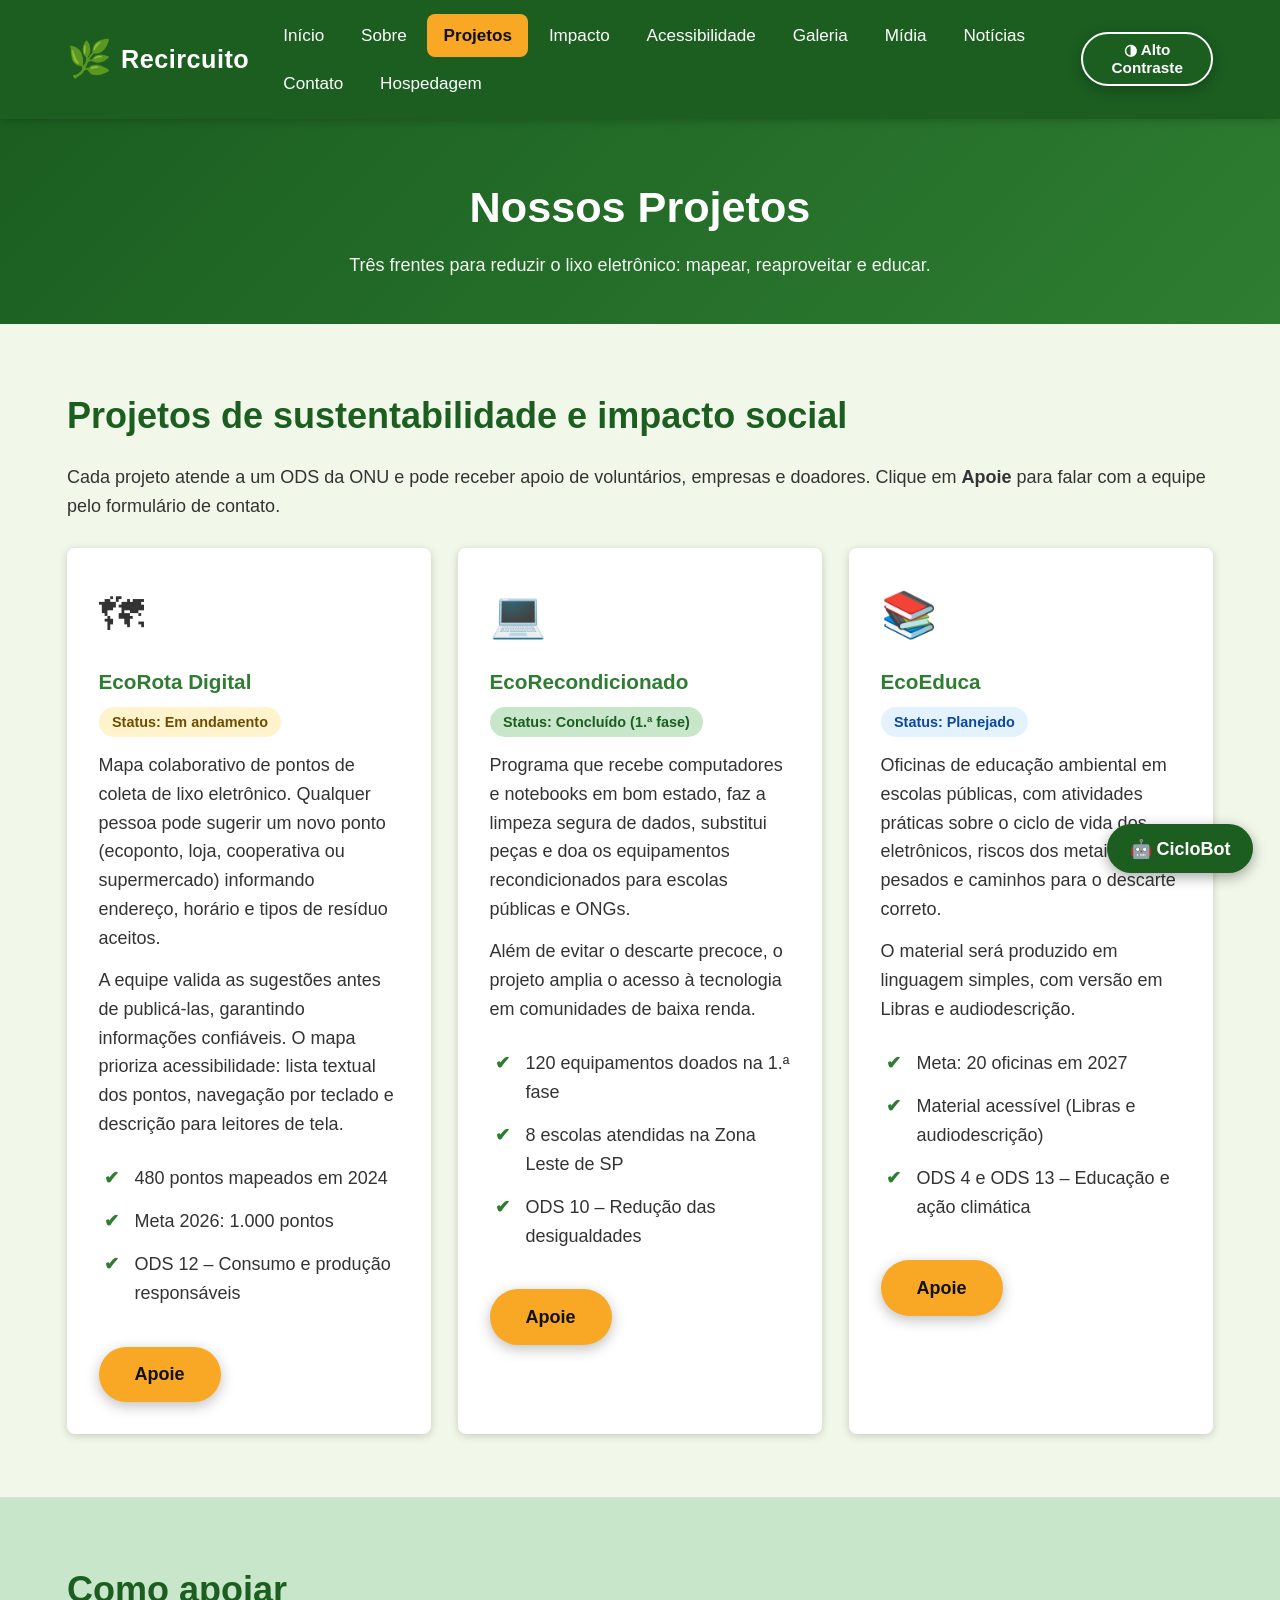
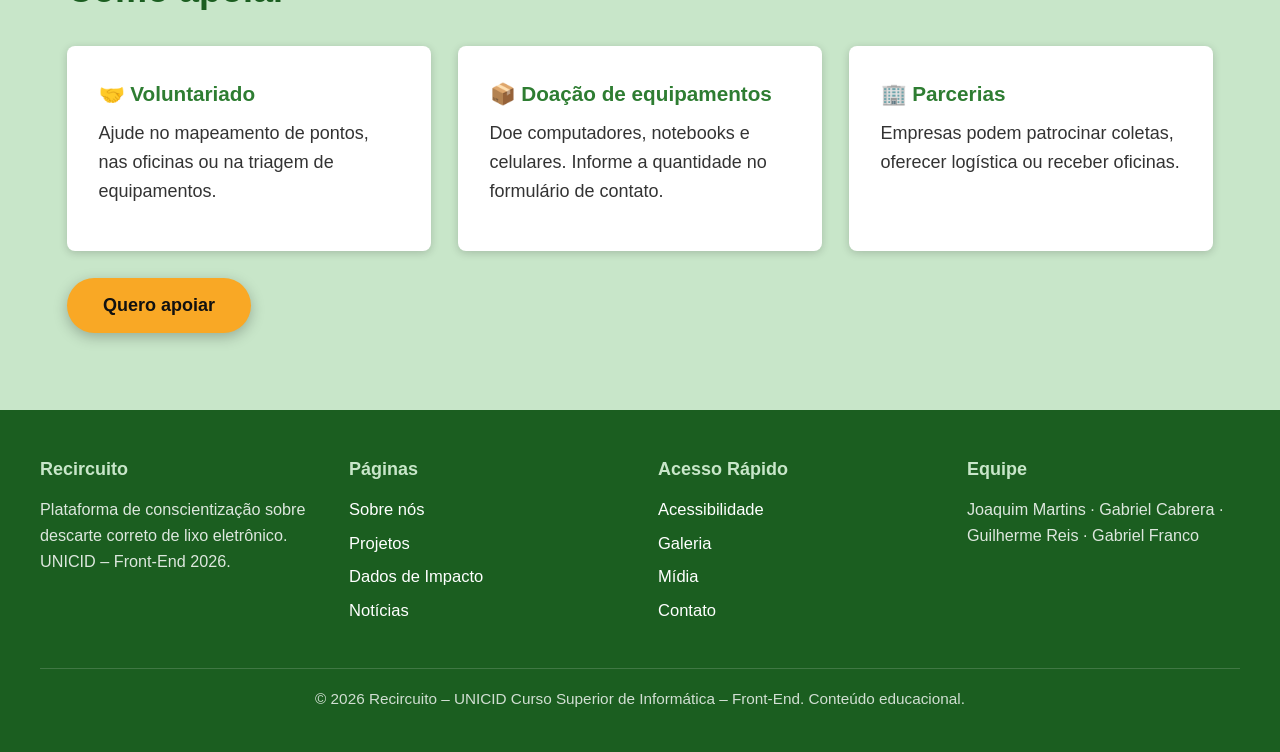
<file: projetos.html>
<!DOCTYPE html>
<html lang="pt-BR">
<head>
  <meta charset="UTF-8">
  <meta name="viewport" content="width=device-width, initial-scale=1.0">
  <meta name="description" content="Projetos da Recircuito: EcoRota Digital, EcoRecondicionado e EcoEduca.">
  <meta name="keywords" content="lixo eletrônico, e-waste, reciclagem, sustentabilidade, ecologia">
  <meta name="author" content="Equipe Recircuito – UNICID Front-End">
  <title>Recircuito | Projetos</title>
  <link rel="stylesheet" href="css/style.css">
  <link rel="stylesheet" href="css/ciclobot.css">
</head>
<body>
  <a class="skip-link" href="#conteudo-principal">Pular para o conteúdo principal</a>

  <!-- HEADER -->
  <header>
    <div class="header-inner">
      <a class="logo" href="index.html" aria-label="Recircuito – Página Inicial">
        <span class="logo-icon" aria-hidden="true">🌿</span>
        <span class="logo-text">Recircuito</span>
      </a>
      <button id="menu-toggle" aria-controls="nav-principal" aria-expanded="false" aria-label="Abrir menu">☰</button>
      <nav id="nav-principal" aria-label="Navegação principal">
        <ul>
          <li><a href="index.html">Início</a></li>
          <li><a href="sobre.html">Sobre</a></li>
          <li><a href="projetos.html" aria-current="page">Projetos</a></li>
          <li><a href="impacto.html">Impacto</a></li>
          <li><a href="acessibilidade.html">Acessibilidade</a></li>
          <li><a href="galeria.html">Galeria</a></li>
          <li><a href="midia.html">Mídia</a></li>
          <li><a href="noticias.html">Notícias</a></li>
          <li><a href="contato.html">Contato</a></li>
          <li><a href="orcamento_hospedagem.html">Hospedagem</a></li>
        </ul>
      </nav>
      <button id="btn-contraste" class="btn btn-secundario" aria-pressed="false" style="margin-left:.5rem;font-size:.85rem;padding:.4rem .9rem;">◑ Alto Contraste</button>
    </div>
  </header>

    <!-- CABEÇALHO DA PÁGINA -->
  <div class="page-header">
    <h1>Nossos Projetos</h1>
    <p>Três frentes para reduzir o lixo eletrônico: mapear, reaproveitar e educar.</p>
  </div>

  <!-- CONTEÚDO PRINCIPAL -->
  <main id="conteudo-principal">
    <section aria-labelledby="sec-projetos">
      <div class="container">
        <h2 id="sec-projetos">Projetos de sustentabilidade e impacto social</h2>
        <p>Cada projeto atende a um ODS da ONU e pode receber apoio de voluntários, empresas e doadores. Clique em <strong>Apoie</strong> para falar com a equipe pelo formulário de contato.</p>
        <div class="grid-cards">
          <article class="card">
            <span class="card-icon" aria-hidden="true">🗺</span>
            <h3>EcoRota Digital</h3>
            <span class="status status-andamento">Status: Em andamento</span>
            <p>Mapa colaborativo de pontos de coleta de lixo eletrônico. Qualquer pessoa pode sugerir um novo ponto (ecoponto, loja, cooperativa ou supermercado) informando endereço, horário e tipos de resíduo aceitos.</p>
            <p>A equipe valida as sugestões antes de publicá-las, garantindo informações confiáveis. O mapa prioriza acessibilidade: lista textual dos pontos, navegação por teclado e descrição para leitores de tela.</p>
            <ul class="lista-check">
              <li>480 pontos mapeados em 2024</li>
              <li>Meta 2026: 1.000 pontos</li>
              <li>ODS 12 – Consumo e produção responsáveis</li>
            </ul>
            <a class="btn" href="contato.html">Apoie</a>
          </article>

          <article class="card">
            <span class="card-icon" aria-hidden="true">💻</span>
            <h3>EcoRecondicionado</h3>
            <span class="status status-concluido">Status: Concluído (1.ª fase)</span>
            <p>Programa que recebe computadores e notebooks em bom estado, faz a limpeza segura de dados, substitui peças e doa os equipamentos recondicionados para escolas públicas e ONGs.</p>
            <p>Além de evitar o descarte precoce, o projeto amplia o acesso à tecnologia em comunidades de baixa renda.</p>
            <ul class="lista-check">
              <li>120 equipamentos doados na 1.ª fase</li>
              <li>8 escolas atendidas na Zona Leste de SP</li>
              <li>ODS 10 – Redução das desigualdades</li>
            </ul>
            <a class="btn" href="contato.html">Apoie</a>
          </article>

          <article class="card">
            <span class="card-icon" aria-hidden="true">📚</span>
            <h3>EcoEduca</h3>
            <span class="status status-planejado">Status: Planejado</span>
            <p>Oficinas de educação ambiental em escolas públicas, com atividades práticas sobre o ciclo de vida dos eletrônicos, riscos dos metais pesados e caminhos para o descarte correto.</p>
            <p>O material será produzido em linguagem simples, com versão em Libras e audiodescrição.</p>
            <ul class="lista-check">
              <li>Meta: 20 oficinas em 2027</li>
              <li>Material acessível (Libras e audiodescrição)</li>
              <li>ODS 4 e ODS 13 – Educação e ação climática</li>
            </ul>
            <a class="btn" href="contato.html">Apoie</a>
          </article>

        </div>
      </div>
    </section>

    <section aria-labelledby="sec-como-apoiar" class="fundo-suave">
      <div class="container">
        <h2 id="sec-como-apoiar">Como apoiar</h2>
        <div class="grid-cards">
          <div class="card"><h3>🤝 Voluntariado</h3><p>Ajude no mapeamento de pontos, nas oficinas ou na triagem de equipamentos.</p></div>
          <div class="card"><h3>📦 Doação de equipamentos</h3><p>Doe computadores, notebooks e celulares. Informe a quantidade no formulário de contato.</p></div>
          <div class="card"><h3>🏢 Parcerias</h3><p>Empresas podem patrocinar coletas, oferecer logística ou receber oficinas.</p></div>
        </div>
        <p style="margin-top:1.5rem;"><a class="btn" href="contato.html">Quero apoiar</a></p>
      </div>
    </section>
  </main>

  <!-- CICLOBOT -->
  <div class="ciclobot-container" aria-live="polite">
    <button id="ciclobot-toggle" class="ciclobot-btn" aria-expanded="false" aria-controls="ciclobot-painel" title="Abrir assistente CicloBot">
      🤖 CicloBot
    </button>
    <div id="ciclobot-painel" class="ciclobot-painel" hidden role="dialog" aria-label="Assistente CicloBot">
      <h2 class="ciclobot-titulo">🌿 CicloBot – Tire suas dúvidas!</h2>
      <div id="ciclobot-chat" class="ciclobot-chat" aria-live="polite" aria-atomic="false"></div>
      <div class="ciclobot-input-area">
        <label for="ciclobot-input" class="visually-hidden">Sua pergunta</label>
        <input id="ciclobot-input" type="text" placeholder="Ex: Onde descartar pilhas?" autocomplete="off">
        <button id="ciclobot-enviar" class="btn">Enviar</button>
      </div>
    </div>
  </div>

  <!-- FOOTER -->
  <footer>
    <div class="footer-grid">
      <div>
        <h3>Recircuito</h3>
        <p style="font-size:.9rem;opacity:.85;">Plataforma de conscientização sobre descarte correto de lixo eletrônico. UNICID – Front-End 2026.</p>
      </div>
      <div>
        <h3>Páginas</h3>
        <a href="sobre.html">Sobre nós</a>
        <a href="projetos.html">Projetos</a>
        <a href="impacto.html">Dados de Impacto</a>
        <a href="noticias.html">Notícias</a>
      </div>
      <div>
        <h3>Acesso Rápido</h3>
        <a href="acessibilidade.html">Acessibilidade</a>
        <a href="galeria.html">Galeria</a>
        <a href="midia.html">Mídia</a>
        <a href="contato.html">Contato</a>
      </div>
      <div>
        <h3>Equipe</h3>
        <p style="font-size:.9rem;opacity:.85;">Joaquim Martins · Gabriel Cabrera · Guilherme Reis · Gabriel Franco</p>
      </div>
    </div>
    <div class="footer-bottom">
      <p>© 2026 Recircuito – UNICID Curso Superior de Informática – Front-End. Conteúdo educacional.</p>
    </div>
  </footer>

  <script src="js/main.js"></script>
</body>
</html>
</file>
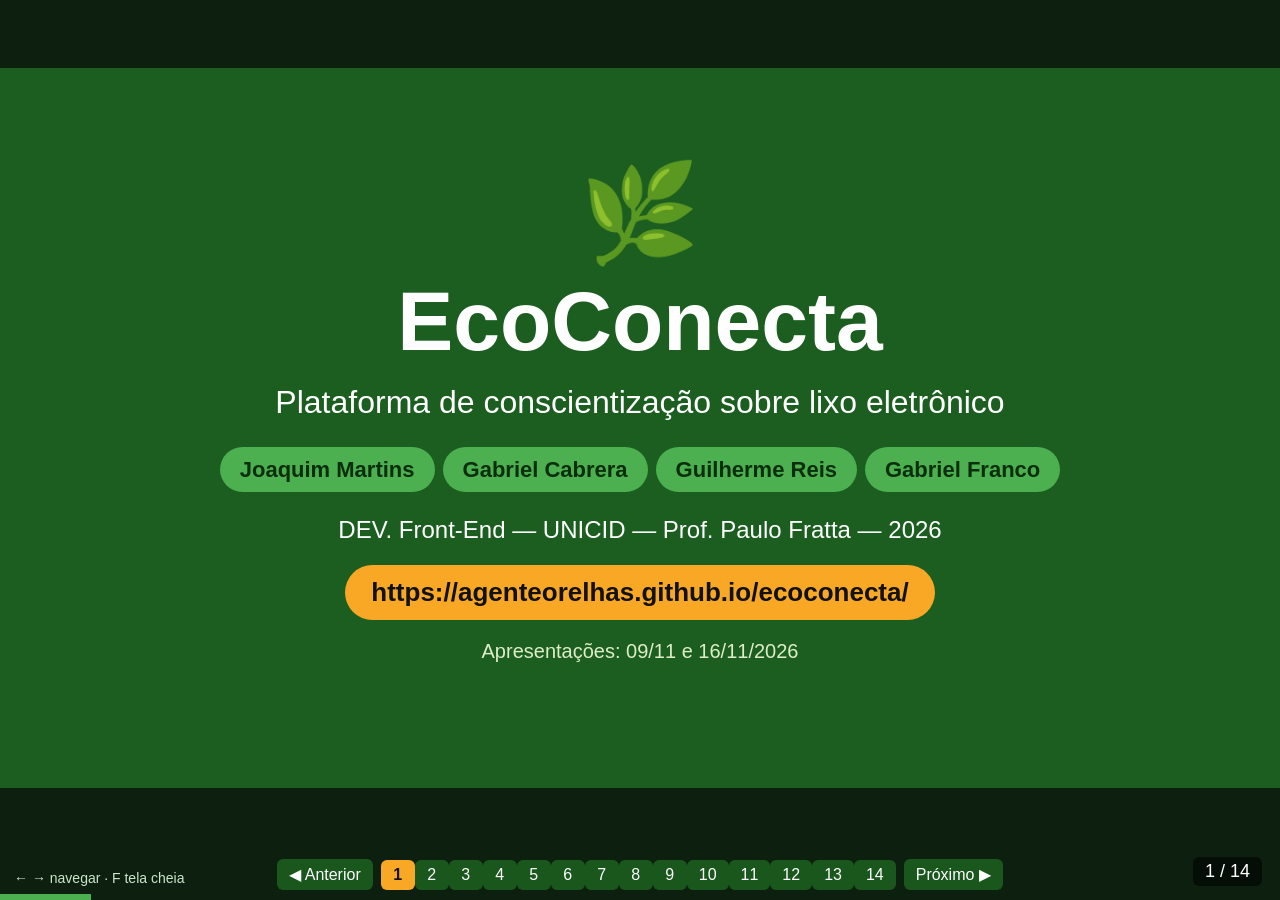
<file: docs/apresentacao.html>
<!DOCTYPE html>
<html lang="pt-BR">
<head>
<meta charset="UTF-8">
<meta name="viewport" content="width=device-width, initial-scale=1.0">
<title>EcoConecta — Apresentação AV A1</title>
<style>
  :root {
    --verde-escuro: #1b5e20; --verde-medio: #2e7d32; --verde-claro: #4caf50;
    --verde-suave: #c8e6c9; --amarelo: #f9a825; --texto: #222;
  }
  * { box-sizing: border-box; margin: 0; padding: 0; }
  html, body { width: 100%; height: 100%; overflow: hidden; background: #0d1f0f; }
  body { font-family: 'Segoe UI', Arial, sans-serif; color: var(--texto); }

  /* Palco 1280x720 escalado via transform */
  #palco {
    position: absolute; top: 50%; left: 50%;
    width: 1280px; height: 720px;
    transform-origin: center center;
  }
  .slide {
    position: absolute; inset: 0; padding: 44px 64px 70px;
    background: #fafdf7; font-size: 22px; line-height: 1.35;
    display: none; flex-direction: column; gap: 16px; overflow: hidden;
  }
  .slide.ativo { display: flex; animation: entrar .35s ease; }
  @keyframes entrar { from { opacity: 0; transform: translateX(24px); } to { opacity: 1; transform: none; } }
  @media (prefers-reduced-motion: reduce) { .slide.ativo { animation: none; } }

  .slide.escuro { background: var(--verde-escuro); color: #fff; }
  h1 { font-size: 84px; line-height: 1; }
  h2 { font-size: 40px; color: var(--verde-escuro); border-bottom: 4px solid var(--verde-claro); padding-bottom: 8px; }
  .escuro h2 { color: #fff; border-color: var(--amarelo); }
  .num-slide { position: absolute; top: 18px; right: 28px; font-size: 20px; color: #6b8f6e; }
  .escuro .num-slide { color: #c8e6c9; }

  .grid2 { display: grid; grid-template-columns: 1fr 1fr; gap: 18px; }
  .grid3 { display: grid; grid-template-columns: repeat(3, 1fr); gap: 18px; }
  .card { background: var(--verde-suave); border-radius: 12px; padding: 16px 20px; }
  .card-branco { background: #fff; border-radius: 12px; padding: 16px 20px; box-shadow: 0 2px 8px rgba(0,0,0,.12); border-top: 5px solid var(--verde-claro); }
  .destaque { background: var(--verde-suave); border-left: 8px solid var(--verde-escuro); border-radius: 10px; padding: 14px 22px; font-weight: 600; }
  .alerta { background: #fff3e0; border-left: 8px solid #e65100; border-radius: 10px; padding: 12px 20px; }
  .badge { display: inline-block; background: var(--verde-medio); color: #fff; border-radius: 999px; padding: 6px 18px; font-size: 20px; font-weight: 600; margin: 4px 6px 4px 0; }
  .badge.amarelo { background: var(--amarelo); color: #111; }
  .pequeno { font-size: 20px; color: #555; }
  .escuro .pequeno { color: #dcedc8; }
  ul.limpa { list-style: none; display: flex; flex-direction: column; gap: 8px; }
  .icone { font-size: 40px; line-height: 1; }
  .numero { font-size: 40px; font-weight: 800; color: var(--verde-escuro); line-height: 1.1; }

  table { width: 100%; border-collapse: collapse; font-size: 20px; }
  thead th { background: var(--verde-escuro); color: #fff; text-align: left; padding: 8px 12px; }
  tbody td { padding: 6px 12px; border-bottom: 1px solid #cfd8cf; }
  tbody tr:nth-child(even) { background: #e8f5e9; }
  tbody tr:nth-child(odd) { background: #fff; }
  tr.escolhido td { font-weight: 700; }

  pre.codigo {
    background: #1e1e1e; color: #d4d4d4; border-radius: 10px; padding: 16px 20px;
    font-family: Consolas, 'Courier New', monospace; font-size: 20px; line-height: 1.4; white-space: pre; overflow: hidden;
  }
  .c-com { color: #6a9955; } .c-kw { color: #569cd6; } .c-str { color: #ce9178; } .c-fn { color: #dcdcaa; } .c-var { color: #9cdcfe; }

  .fluxo { display: flex; align-items: center; gap: 10px; flex-wrap: wrap; }
  .fluxo .passo { background: var(--verde-escuro); color: #fff; padding: 14px 18px; border-radius: 10px; font-weight: 700; font-size: 21px; }
  .fluxo .seta { font-size: 32px; color: var(--verde-claro); font-weight: 800; }

  .antes-depois { display: grid; grid-template-columns: 220px 1fr 1fr; gap: 12px; align-items: stretch; }
  .antes-depois > div { border-radius: 10px; padding: 12px 16px; }
  .ad-titulo { background: var(--verde-escuro); color: #fff; font-weight: 700; display: flex; align-items: center; }
  .ad-antes { background: #ffebee; border-left: 6px solid #c62828; }
  .ad-depois { background: var(--verde-suave); border-left: 6px solid var(--verde-escuro); }
  .rotulo { font-weight: 800; display: block; font-size: 20px; }

  .capa { align-items: center; justify-content: center; text-align: center; gap: 18px; }
  .capa .url, .url-destaque { background: var(--amarelo); color: #111; font-weight: 800; padding: 10px 26px; border-radius: 999px; font-size: 26px; display: inline-block; }
  .pill { display: inline-block; background: var(--verde-claro); color: #0b2e0d; font-weight: 700; padding: 8px 20px; border-radius: 999px; margin: 4px; font-size: 22px; }

  ol.passos { counter-reset: p; list-style: none; display: flex; flex-direction: column; gap: 8px; }
  ol.passos li { counter-increment: p; display: flex; gap: 14px; align-items: center; font-size: 23px; }
  ol.passos li::before { content: counter(p); background: var(--amarelo); color: #111; font-weight: 800; min-width: 40px; height: 40px; border-radius: 50%; display: flex; align-items: center; justify-content: center; }

  /* Controles (fora do palco) */
  #controles {
    position: fixed; left: 0; right: 0; bottom: 10px; display: flex; justify-content: center; align-items: center; gap: 8px; z-index: 10; flex-wrap: wrap; padding: 0 120px;
  }
  #controles button {
    font-family: inherit; font-size: 16px; border: 0; cursor: pointer; border-radius: 6px;
    background: rgba(27,94,32,.9); color: #fff; padding: 6px 12px; min-width: 34px;
  }
  #controles button:hover, #controles button:focus-visible { background: var(--amarelo); color: #111; outline: 2px solid #fff; }
  #controles button.atual { background: var(--amarelo); color: #111; font-weight: 800; }
  #contador { position: fixed; right: 18px; bottom: 14px; color: #fff; background: rgba(0,0,0,.55); padding: 4px 12px; border-radius: 6px; font-size: 18px; z-index: 11; }
  #progresso { position: fixed; left: 0; bottom: 0; height: 6px; background: var(--verde-claro); width: 0; transition: width .3s ease; z-index: 12; }
  #dica { position: fixed; left: 14px; bottom: 14px; color: #c8e6c9; font-size: 14px; z-index: 11; }
</style>
</head>
<body>
<main id="palco" aria-live="polite">

  <!-- 1. CAPA -->
  <section class="slide escuro capa" aria-label="Slide 1: Capa">
    <div style="font-size:96px;line-height:1" aria-hidden="true">🌿</div>
    <h1>EcoConecta</h1>
    <p style="font-size:32px">Plataforma de conscientização sobre lixo eletrônico</p>
    <div>
      <span class="pill">Joaquim Martins</span><span class="pill">Gabriel Cabrera</span><span class="pill">Guilherme Reis</span><span class="pill">Gabriel Franco</span>
    </div>
    <p style="font-size:24px">DEV. Front-End — UNICID — Prof. Paulo Fratta — 2026</p>
    <span class="url">https://agenteorelhas.github.io/ecoconecta/</span>
    <p class="pequeno">Apresentações: 09/11 e 16/11/2026</p>
  </section>

  <!-- 2. PROBLEMA -->
  <section class="slide" aria-label="Slide 2: Problema e público">
    <span class="num-slide">2</span>
    <h2>O problema: lixo eletrônico fora de controle</h2>
    <div class="grid2">
      <div class="card" style="display:flex;gap:16px;align-items:center"><span class="icone">🌍</span><div><div class="numero">62 milhões de t</div>de e-waste gerados no mundo (2022)</div></div>
      <div class="card" style="display:flex;gap:16px;align-items:center"><span class="icone">♻</span><div><div class="numero">Apenas 22,3%</div>reciclado formalmente — Global E-waste Monitor 2024</div></div>
      <div class="card" style="display:flex;gap:16px;align-items:center"><span class="icone">🇧🇷</span><div><div class="numero">5.º maior gerador</div>Brasil — ≈ 2,1 Mt/ano (GEM 2020)</div></div>
      <div class="card" style="display:flex;gap:16px;align-items:center"><span class="icone">☠</span><div><div class="numero">Pb · Hg · Cd</div>Metais tóxicos contaminam solo e água</div></div>
    </div>
    <p><strong>Público-alvo:</strong> moradores urbanos de 14 a 60 anos — <strong>pessoas com deficiência como público prioritário</strong>.</p>
    <div><span class="badge">ODS 12 — Consumo Responsável</span><span class="badge">ODS 13 — Ação Climática</span><span class="badge">ODS 10 — Redução das Desigualdades</span></div>
  </section>

  <!-- 3. OBJETIVOS -->
  <section class="slide" aria-label="Slide 3: Objetivos">
    <span class="num-slide">3</span>
    <h2>O que o EcoConecta quer alcançar</h2>
    <div class="destaque" style="font-size:24px"><span class="rotulo">Objetivo geral</span>Informar e mobilizar a população para o descarte correto de lixo eletrônico, por meio de um site acessível e educativo.</div>
    <p style="font-weight:700;color:var(--verde-escuro)">Objetivos específicos (do escopo)</p>
    <ul class="limpa" style="font-size:24px">
      <li>📄 <strong>1.</strong> 10 páginas HTML5 com 0 erros no W3C Validator</li>
      <li>🔧 <strong>2.</strong> Formulário com validação JS + dados salvos em localStorage</li>
      <li>♿ <strong>3.</strong> Lighthouse Acessibilidade ≥ 90 pontos</li>
      <li>📊 <strong>4.</strong> 4 indicadores de impacto com fonte citada</li>
      <li>🚀 <strong>5.</strong> Deploy com HTTPS a custo zero (GitHub Pages)</li>
    </ul>
  </section>

  <!-- 4. EQUIPE -->
  <section class="slide" aria-label="Slide 4: Equipe e papéis">
    <span class="num-slide">4</span>
    <h2>Quem fez o quê</h2>
    <table style="font-size:22px">
      <thead><tr><th>Integrante</th><th>RGM</th><th>GitHub</th><th>Papel principal</th></tr></thead>
      <tbody>
        <tr><td>Joaquim Martins Ferreira Neto</td><td>47609630</td><td>netosec</td><td>JavaScript e revisão de PRs</td></tr>
        <tr><td>Gabriel Cabrera Conceição</td><td>47657499</td><td>gabrielcabrera602-commits</td><td>HTML semântico e acessibilidade</td></tr>
        <tr><td>Guilherme Reis</td><td>47513438</td><td>Coelho</td><td>CSS, identidade visual e deploy</td></tr>
        <tr><td>Gabriel Franco</td><td>47451289</td><td>gfranco0</td><td>Conteúdo, documentação e testes</td></tr>
      </tbody>
    </table>
    <div class="destaque">👥 Todos os integrantes com commits no repositório GitHub</div>
  </section>

  <!-- 5. ARQUITETURA -->
  <section class="slide" aria-label="Slide 5: Arquitetura">
    <span class="num-slide">5</span>
    <h2>Estrutura e tecnologias</h2>
    <div class="grid2" style="grid-template-columns:1.15fr 1fr;align-items:start">
<pre class="codigo">ecoconecta/
├── index.html  <span class="c-com">(+ 9 páginas .html)</span>
├── css/        style.css · ecobot.css
├── js/         main.js <span class="c-com">(puro, sem libs)</span>
├── img/ assets/ <span class="c-com">(vídeo, áudio, imagens)</span>
├── docs/       README, diário, escopo,
│               orçamento, testes, MVP
└── .cursor/rules/  <span class="c-com">(8 regras de IA .mdc)</span></pre>
      <div style="display:flex;flex-direction:column;gap:16px">
        <div><p style="font-weight:700;color:var(--verde-escuro)">Tecnologias</p>
          <span class="badge">HTML5</span><span class="badge">CSS3</span><span class="badge">JavaScript ES6</span><span class="badge">Git</span><span class="badge">GitHub</span><span class="badge amarelo">GitHub Pages</span></div>
        <div class="card"><p style="font-weight:700;margin-bottom:8px">Mapa do site (fluxo principal)</p>
          <p>Início → Sobre → Projetos → Impacto → Contato</p>
          <p class="pequeno" style="margin-top:6px">10 páginas ligadas pelo menu e pelo rodapé</p></div>
      </div>
    </div>
  </section>

  <!-- 6. MVP -->
  <section class="slide" aria-label="Slide 6: Do MVP à versão final">
    <span class="num-slide">6</span>
    <h2>Evoluções desde a 1ª entrega</h2>
    <div class="antes-depois">
      <div class="ad-titulo">📝 Formulário</div>
      <div class="ad-antes"><span class="rotulo">Antes</span>Validação nativa do HTML</div>
      <div class="ad-depois"><span class="rotulo">Depois</span>Mensagem de erro por campo + rascunho salvo no localStorage</div>
      <div class="ad-titulo">✔ W3C Validator</div>
      <div class="ad-antes"><span class="rotulo">Antes</span>Erros de hierarquia de títulos</div>
      <div class="ad-depois"><span class="rotulo">Depois</span>0 erros em todas as 10 páginas</div>
      <div class="ad-titulo">◑ Alto contraste</div>
      <div class="ad-antes"><span class="rotulo">Antes</span>Inexistente</div>
      <div class="ad-depois"><span class="rotulo">Depois</span>Tema preto/amarelo ativado por botão e persistido no localStorage</div>
    </div>
    <div class="destaque">✅ Todos os pontos da rubrica do MVP foram corrigidos <span class="pequeno">(lista completa em docs/melhorias-mvp.md)</span></div>
  </section>

  <!-- 7. JAVASCRIPT -->
  <section class="slide" aria-label="Slide 7: JavaScript">
    <span class="num-slide">7</span>
    <h2>O código que faz o site funcionar</h2>
<pre class="codigo"><span class="c-com">// Impede o recarregamento e valida cada campo</span>
<span class="c-var">form</span>.<span class="c-fn">addEventListener</span>(<span class="c-str">'submit'</span>, (<span class="c-var">e</span>) <span class="c-kw">=&gt;</span> {
  <span class="c-var">e</span>.<span class="c-fn">preventDefault</span>();          <span class="c-com">// não recarrega a página</span>
  <span class="c-kw">let</span> <span class="c-var">tudo_ok</span> = <span class="c-kw">true</span>;
  <span class="c-var">Object</span>.<span class="c-fn">entries</span>(<span class="c-var">campos</span>).<span class="c-fn">forEach</span>(([<span class="c-var">key</span>, <span class="c-var">cfg</span>]) <span class="c-kw">=&gt;</span> {
    <span class="c-kw">if</span> (!<span class="c-fn">validarCampo</span>(<span class="c-var">key</span>, <span class="c-var">cfg</span>)) <span class="c-var">tudo_ok</span> = <span class="c-kw">false</span>;
  });
  <span class="c-kw">if</span> (!<span class="c-var">tudo_ok</span>) <span class="c-kw">return</span>;        <span class="c-com">// foca no primeiro erro</span>
  <span class="c-var">localStorage</span>.<span class="c-fn">removeItem</span>(<span class="c-var">key</span>); <span class="c-com">// limpa rascunho</span>
});

<span class="c-com">// Salva rascunho enquanto o usuário digita</span>
<span class="c-var">campo</span>.<span class="c-fn">addEventListener</span>(<span class="c-str">'input'</span>, () <span class="c-kw">=&gt;</span> {
  <span class="c-var">localStorage</span>.<span class="c-fn">setItem</span>(<span class="c-str">'form_'</span> + <span class="c-var">key</span>, <span class="c-var">campo</span>.<span class="c-var">value</span>);
});</pre>
    <div><span class="badge">Menu mobile</span><span class="badge">Alto contraste + localStorage</span><span class="badge">Filtro de notícias</span><span class="badge">Contadores animados</span><span class="badge">Lightbox</span><span class="badge">EcoBot FAQ</span></div>
  </section>

  <!-- 8. ACESSIBILIDADE -->
  <section class="slide" aria-label="Slide 8: Acessibilidade e responsividade">
    <span class="num-slide">8</span>
    <h2>Inclusão em cada detalhe</h2>
    <div class="grid2">
      <div class="card-branco">
        <p style="font-weight:800;color:var(--verde-escuro);margin-bottom:8px">Acessibilidade (WCAG 2.1 AA)</p>
        <ul class="limpa">
          <li>⌨ Skip link "Pular para o conteúdo"</li>
          <li>🏷 lang="pt-BR" em todas as páginas</li>
          <li>🔤 alt descritivo em todas as imagens</li>
          <li>🎨 Contraste mínimo 4,5:1 (nível AA)</li>
          <li>🔍 aria-current, aria-live, aria-invalid</li>
          <li>♿ Alto contraste preto/amarelo</li>
          <li>👁 Foco visível em todos os interativos</li>
        </ul>
      </div>
      <div class="card-branco">
        <p style="font-weight:800;color:var(--verde-escuro);margin-bottom:8px">Responsividade</p>
        <ul class="limpa">
          <li>📱 Mobile-first com Grid + Flexbox</li>
          <li>🖥 Testado em 375px, 768px e 1920px</li>
          <li>📋 Tabelas com overflow-x: auto</li>
          <li>🎥 Vídeos com aspect-ratio 16:9</li>
          <li>☰ Menu hambúrguer no celular</li>
        </ul>
      </div>
    </div>
  </section>

  <!-- 9. GITHUB -->
  <section class="slide" aria-label="Slide 9: Processo no GitHub">
    <span class="num-slide">9</span>
    <h2>Versionamento e colaboração</h2>
    <div class="fluxo">
      <span class="passo">feature/site-ecoconecta</span><span class="seta">→</span>
      <span class="passo">commits</span><span class="seta">→</span>
      <span class="passo">Pull Request #1</span><span class="seta">→</span>
      <span class="passo">merge na main</span><span class="seta">→</span>
      <span class="passo" style="background:var(--amarelo);color:#111">GitHub Pages</span>
    </div>
    <div>
      <p style="font-weight:700;color:var(--verde-escuro)">Padrão de commits</p>
      <span class="badge">feat:</span><span class="badge">fix:</span><span class="badge">docs:</span><span class="badge">style:</span>
    </div>
    <div class="grid3">
      <div class="card"><span class="rotulo">Repositório</span>github.com/agenteorelhas/ecoconecta</div>
      <div class="card"><span class="rotulo">Branch</span>feature/site-ecoconecta</div>
      <div class="card"><span class="rotulo">Pull Request</span>PR #1 aberto</div>
    </div>
    <div class="destaque">👥 Todos os integrantes com commits</div>
  </section>

  <!-- 10. IA -->
  <section class="slide" aria-label="Slide 10: Uso de IA">
    <span class="num-slide">10</span>
    <h2>Como usamos inteligência artificial</h2>
    <p><strong>Ferramenta:</strong> Abacus AI Agent + 8 arquivos .mdc em <code>.cursor/rules/</code></p>
    <table>
      <thead><tr><th>Prompt</th><th>Resultado</th><th>O que revisamos</th></tr></thead>
      <tbody>
        <tr><td>"Crie 9 páginas com mesmo header/nav/footer, aria-current..."</td><td>Estrutura das 9 páginas</td><td>Textos adaptados ao tema real</td></tr>
        <tr><td>"Implemente alto contraste com variáveis CSS e localStorage"</td><td>Tema preto/amarelo persistente</td><td>Cores de títulos no modo escuro</td></tr>
        <tr><td>"Adicione EcoBot com FAQ sobre e-waste"</td><td>Assistente com 7 perguntas</td><td>Respostas com dados reais</td></tr>
      </tbody>
    </table>
    <div class="grid2">
      <div class="alerta">🚫 <strong>Recusado:</strong> chave do Google Maps no código (risco de segurança) → substituído por OpenStreetMap</div>
      <div class="destaque" style="font-weight:400">✏ <strong>Corrigido:</strong> "62 países" → "62 milhões de toneladas" (dado errado da IA)</div>
    </div>
  </section>

  <!-- 11. DEPLOY -->
  <section class="slide" aria-label="Slide 11: Deploy e orçamento">
    <span class="num-slide">11</span>
    <h2>Onde o site está publicado — e quanto custa</h2>
    <table>
      <thead><tr><th>Serviço</th><th>Plano</th><th>Preço/mês</th><th>HTTPS</th><th>Escolhido?</th></tr></thead>
      <tbody>
        <tr class="escolhido"><td>GitHub Pages</td><td>Gratuito</td><td>R$ 0</td><td>Automático</td><td>✅ SIM</td></tr>
        <tr><td>Netlify</td><td>Gratuito</td><td>R$ 0</td><td>Automático</td><td>—</td></tr>
        <tr><td>Vercel</td><td>Gratuito</td><td>R$ 0</td><td>Automático</td><td>—</td></tr>
      </tbody>
    </table>
    <div class="destaque">GitHub Pages: integração direta com o repositório, sem configuração extra, HTTPS automático.</div>
    <div class="grid2" style="grid-template-columns:1.4fr 1fr;align-items:center">
      <table>
        <thead><tr><th>Domínio</th><th>Registrador</th><th>Preço/ano</th></tr></thead>
        <tbody>
          <tr class="escolhido"><td>ecoconecta.eco.br</td><td>Registro.br</td><td>R$ 40</td></tr>
          <tr><td>ecoconecta.com.br</td><td>Registro.br</td><td>R$ 40</td></tr>
          <tr><td>ecoconecta.org</td><td>Cloudflare Registrar</td><td>≈ R$ 60</td></tr>
        </tbody>
      </table>
      <div class="card" style="text-align:center"><span class="rotulo">Total do 1.º ano</span><div class="numero">R$ 40</div><span class="pequeno">R$ 40 (domínio) + R$ 0 (hospedagem)</span></div>
    </div>
  </section>

  <!-- 12. OBJETIVOS ALCANÇADOS -->
  <section class="slide" aria-label="Slide 12: Objetivos alcançados">
    <span class="num-slide">12</span>
    <h2>Planejado × Entregue</h2>
    <table style="font-size:20px">
      <thead><tr><th>Objetivo planejado</th><th>Resultado</th><th>Status</th></tr></thead>
      <tbody>
        <tr><td>10 páginas HTML5 interligadas</td><td>10 páginas, navegação funcional</td><td>✅</td></tr>
        <tr><td>0 erros no W3C Validator</td><td>0 erros confirmados</td><td>✅</td></tr>
        <tr><td>Formulário com JS + localStorage</td><td>Validação, rascunho e sucesso</td><td>✅</td></tr>
        <tr><td>CSS responsivo (Grid/Flexbox)</td><td>Mobile, tablet e desktop</td><td>✅</td></tr>
        <tr><td>Acessibilidade WCAG AA</td><td>Skip link, ARIA, contraste, teclado</td><td>✅</td></tr>
        <tr><td>Vídeo, áudio e iframe</td><td>3 elementos multimídia</td><td>✅</td></tr>
        <tr><td>GitHub com branch + PR</td><td>Branch + PR #1 aberto</td><td>✅</td></tr>
        <tr><td>/docs completa</td><td>7 documentos Markdown</td><td>✅</td></tr>
        <tr><td>EcoBot (diferencial)</td><td>7 perguntas respondidas</td><td>✅</td></tr>
        <tr><td>Lighthouse Acessibilidade ≥ 90</td><td>A confirmar após deploy</td><td>⏳</td></tr>
        <tr><td>Deploy com HTTPS</td><td>A confirmar após merge do PR</td><td>⏳</td></tr>
      </tbody>
    </table>
  </section>

  <!-- 13. APRENDIZADOS -->
  <section class="slide" aria-label="Slide 13: Aprendizados">
    <span class="num-slide">13</span>
    <h2>O que aprendemos</h2>
    <div class="grid3">
      <div class="card"><div class="icone">💡</div><p>"Variáveis CSS tornaram o alto contraste quase automático — uma mudança de classe troca toda a paleta."</p><p class="pequeno">Diário, 13/10</p></div>
      <div class="card"><div class="icone">💡</div><p>"A validação nativa bloqueava o submit; aprendemos a usar preventDefault e tratar tudo no JavaScript."</p><p class="pequeno">Diário, 20/10</p></div>
      <div class="card"><div class="icone">💡</div><p>"Testar com o teclado (Tab/Enter/Esc) revelou problemas que nunca aparecem com o mouse."</p><p class="pequeno">Diário, 27/10</p></div>
    </div>
    <div class="grid2" style="grid-template-columns:1.3fr 1fr">
      <div><p style="font-weight:700;color:var(--verde-escuro)">Dificuldades superadas</p>
        <ul class="limpa">
          <li>🛠 Alto contraste preto no preto → corrigido</li>
          <li>🛠 iframe YouTube inválido → vídeo em PT-BR</li>
          <li>🛠 Dado errado da IA → corrigido com GEM 2024</li>
        </ul></div>
      <div><p style="font-weight:700;color:var(--verde-escuro)">Próximos passos</p>
        <ul class="limpa">
          <li>🗺 Cadastro real de pontos no mapa</li>
          <li>🤟 Versão em Libras</li>
          <li>📚 Oficinas EcoEduca</li>
        </ul></div>
    </div>
  </section>

  <!-- 14. DEMONSTRAÇÃO -->
  <section class="slide escuro" aria-label="Slide 14: Demonstração e perguntas">
    <span class="num-slide">14</span>
    <h2>Demonstração ao vivo — 5 minutos</h2>
    <ol class="passos">
      <li>Abrir URL e navegar pelo menu (Início → Projetos → Impacto)</li>
      <li>F12 → ícone celular → 375px → menu hambúrguer com Esc</li>
      <li>Contato: enviar vazio (ver erros), e-mail inválido, enviar corretamente</li>
      <li>Recarregar (F5) → nome ainda presente (localStorage)</li>
      <li>Alto contraste + navegação só com Tab/Enter; galeria com Enter/Esc</li>
      <li>GitHub: commits e Pull Request #1</li>
    </ol>
    <p class="pequeno" style="font-size:20px">Plano B: vídeo gravado da demo salvo + site local do .zip</p>
    <div style="display:flex;justify-content:space-between;align-items:center;gap:20px">
      <span class="url-destaque">https://agenteorelhas.github.io/ecoconecta/</span>
      <p style="font-size:30px;font-weight:800">Obrigado! Ficamos à disposição para perguntas. 🌿</p>
    </div>
  </section>

</main>

<nav id="controles" aria-label="Navegação dos slides">
  <button type="button" id="btn-anterior" aria-label="Slide anterior">◀ Anterior</button>
  <span id="numeros"></span>
  <button type="button" id="btn-proximo" aria-label="Próximo slide">Próximo ▶</button>
</nav>
<div id="contador" aria-live="polite">1 / 14</div>
<div id="dica">← → navegar · F tela cheia</div>
<div id="progresso"></div>

<script>
'use strict';
(function apresentacao() {
  const palco = document.getElementById('palco');
  const slides = [...document.querySelectorAll('.slide')];
  const contador = document.getElementById('contador');
  const progresso = document.getElementById('progresso');
  const numeros = document.getElementById('numeros');
  const total = slides.length;
  let atual = 0;

  // Botões numerados clicáveis
  const botoesNum = slides.map((_, i) => {
    const b = document.createElement('button');
    b.type = 'button';
    b.textContent = i + 1;
    b.setAttribute('aria-label', 'Ir para o slide ' + (i + 1));
    b.addEventListener('click', () => ir(i));
    numeros.appendChild(b);
    return b;
  });

  function ir(i) {
    atual = Math.max(0, Math.min(total - 1, i));
    slides.forEach((s, k) => s.classList.toggle('ativo', k === atual));
    botoesNum.forEach((b, k) => {
      b.classList.toggle('atual', k === atual);
      if (k === atual) b.setAttribute('aria-current', 'step'); else b.removeAttribute('aria-current');
    });
    contador.textContent = (atual + 1) + ' / ' + total;
    progresso.style.width = ((atual + 1) / total * 100) + '%';
    history.replaceState(null, '', '#' + (atual + 1));
  }

  // Escala o palco 1280x720 para caber na janela, reservando espaço para os controles
  function escalar() {
    const escala = Math.min(window.innerWidth / 1280, (window.innerHeight - 50) / 720);
    palco.style.transform = 'translate(-50%, calc(-50% - 22px)) scale(' + escala + ')';
  }

  function telaCheia() {
    if (!document.fullscreenElement) document.documentElement.requestFullscreen().catch(() => {});
    else document.exitFullscreen();
  }

  document.getElementById('btn-anterior').addEventListener('click', () => ir(atual - 1));
  document.getElementById('btn-proximo').addEventListener('click', () => ir(atual + 1));
  document.addEventListener('keydown', (e) => {
    if (e.key === 'ArrowRight' || e.key === 'PageDown' || e.key === ' ') { e.preventDefault(); ir(atual + 1); }
    else if (e.key === 'ArrowLeft' || e.key === 'PageUp') { e.preventDefault(); ir(atual - 1); }
    else if (e.key === 'Home') ir(0);
    else if (e.key === 'End') ir(total - 1);
    else if (e.key === 'f' || e.key === 'F') telaCheia();
  });
  window.addEventListener('resize', escalar);

  escalar();
  const inicial = parseInt(location.hash.slice(1), 10);
  ir(Number.isInteger(inicial) ? inicial - 1 : 0);
})();
</script>
</body>
</html>
</file>
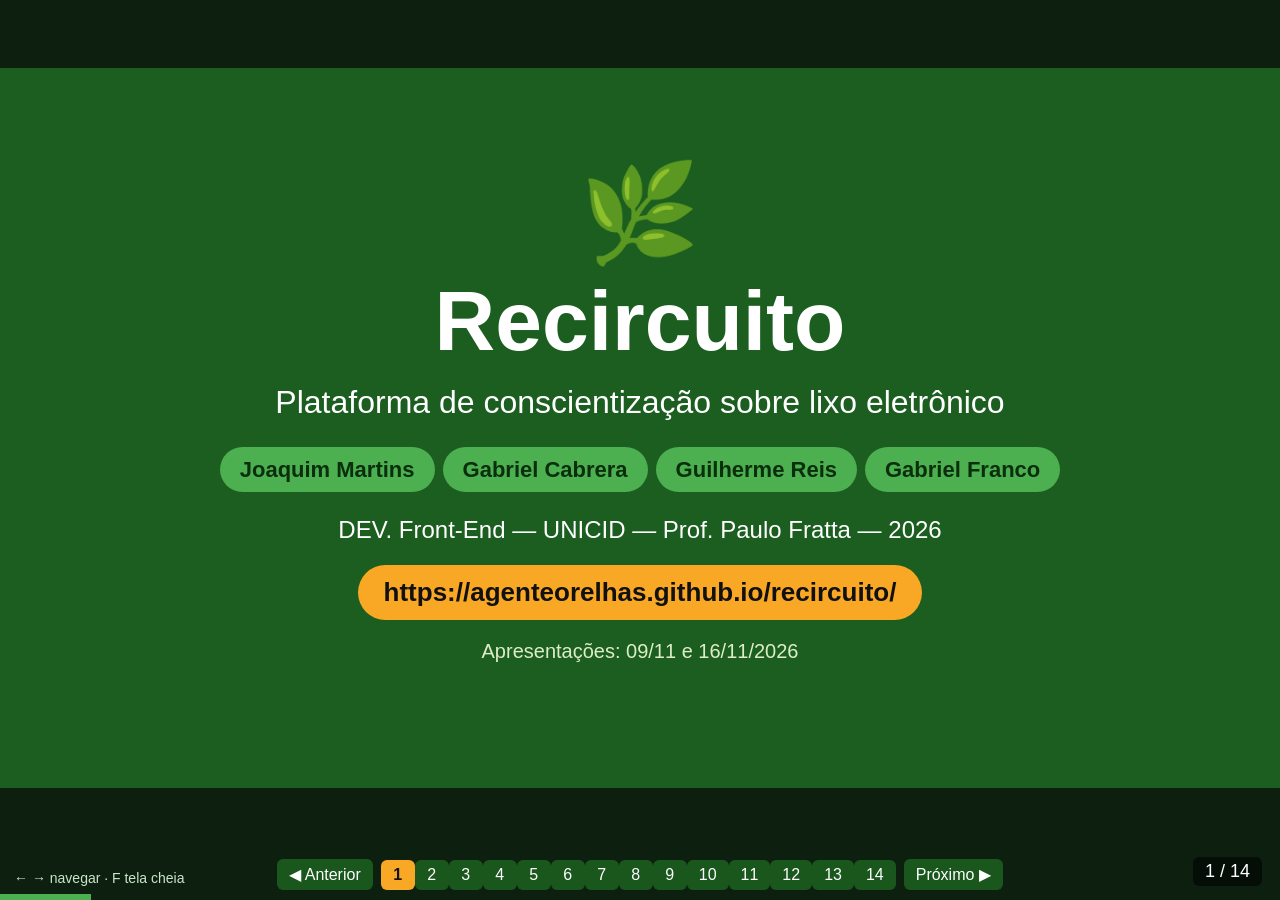
<file: docs/recircuito_apresentacao.html>
<!DOCTYPE html>
<html lang="pt-BR">
<head>
<meta charset="UTF-8">
<meta name="viewport" content="width=device-width, initial-scale=1.0">
<title>Recircuito — Apresentação AV A1</title>
<style>
  :root {
    --verde-escuro: #1b5e20; --verde-medio: #2e7d32; --verde-claro: #4caf50;
    --verde-suave: #c8e6c9; --amarelo: #f9a825; --texto: #222;
  }
  * { box-sizing: border-box; margin: 0; padding: 0; }
  html, body { width: 100%; height: 100%; overflow: hidden; background: #0d1f0f; }
  body { font-family: 'Segoe UI', Arial, sans-serif; color: var(--texto); }

  /* Palco 1280x720 escalado via transform */
  #palco {
    position: absolute; top: 50%; left: 50%;
    width: 1280px; height: 720px;
    transform-origin: center center;
  }
  .slide {
    position: absolute; inset: 0; padding: 44px 64px 70px;
    background: #fafdf7; font-size: 22px; line-height: 1.35;
    display: none; flex-direction: column; gap: 16px; overflow: hidden;
  }
  .slide.ativo { display: flex; animation: entrar .35s ease; }
  @keyframes entrar { from { opacity: 0; transform: translateX(24px); } to { opacity: 1; transform: none; } }
  @media (prefers-reduced-motion: reduce) { .slide.ativo { animation: none; } }

  .slide.escuro { background: var(--verde-escuro); color: #fff; }
  h1 { font-size: 84px; line-height: 1; }
  h2 { font-size: 40px; color: var(--verde-escuro); border-bottom: 4px solid var(--verde-claro); padding-bottom: 8px; }
  .escuro h2 { color: #fff; border-color: var(--amarelo); }
  .num-slide { position: absolute; top: 18px; right: 28px; font-size: 20px; color: #6b8f6e; }
  .escuro .num-slide { color: #c8e6c9; }

  .grid2 { display: grid; grid-template-columns: 1fr 1fr; gap: 18px; }
  .grid3 { display: grid; grid-template-columns: repeat(3, 1fr); gap: 18px; }
  .card { background: var(--verde-suave); border-radius: 12px; padding: 16px 20px; }
  .card-branco { background: #fff; border-radius: 12px; padding: 16px 20px; box-shadow: 0 2px 8px rgba(0,0,0,.12); border-top: 5px solid var(--verde-claro); }
  .destaque { background: var(--verde-suave); border-left: 8px solid var(--verde-escuro); border-radius: 10px; padding: 14px 22px; font-weight: 600; }
  .alerta { background: #fff3e0; border-left: 8px solid #e65100; border-radius: 10px; padding: 12px 20px; }
  .badge { display: inline-block; background: var(--verde-medio); color: #fff; border-radius: 999px; padding: 6px 18px; font-size: 20px; font-weight: 600; margin: 4px 6px 4px 0; }
  .badge.amarelo { background: var(--amarelo); color: #111; }
  .pequeno { font-size: 20px; color: #555; }
  .escuro .pequeno { color: #dcedc8; }
  ul.limpa { list-style: none; display: flex; flex-direction: column; gap: 8px; }
  .icone { font-size: 40px; line-height: 1; }
  .numero { font-size: 40px; font-weight: 800; color: var(--verde-escuro); line-height: 1.1; }

  table { width: 100%; border-collapse: collapse; font-size: 20px; }
  thead th { background: var(--verde-escuro); color: #fff; text-align: left; padding: 8px 12px; }
  tbody td { padding: 6px 12px; border-bottom: 1px solid #cfd8cf; }
  tbody tr:nth-child(even) { background: #e8f5e9; }
  tbody tr:nth-child(odd) { background: #fff; }
  tr.escolhido td { font-weight: 700; }

  pre.codigo {
    background: #1e1e1e; color: #d4d4d4; border-radius: 10px; padding: 16px 20px;
    font-family: Consolas, 'Courier New', monospace; font-size: 20px; line-height: 1.4; white-space: pre; overflow: hidden;
  }
  .c-com { color: #6a9955; } .c-kw { color: #569cd6; } .c-str { color: #ce9178; } .c-fn { color: #dcdcaa; } .c-var { color: #9cdcfe; }

  .fluxo { display: flex; align-items: center; gap: 10px; flex-wrap: wrap; }
  .fluxo .passo { background: var(--verde-escuro); color: #fff; padding: 14px 18px; border-radius: 10px; font-weight: 700; font-size: 21px; }
  .fluxo .seta { font-size: 32px; color: var(--verde-claro); font-weight: 800; }

  .antes-depois { display: grid; grid-template-columns: 220px 1fr 1fr; gap: 12px; align-items: stretch; }
  .antes-depois > div { border-radius: 10px; padding: 12px 16px; }
  .ad-titulo { background: var(--verde-escuro); color: #fff; font-weight: 700; display: flex; align-items: center; }
  .ad-antes { background: #ffebee; border-left: 6px solid #c62828; }
  .ad-depois { background: var(--verde-suave); border-left: 6px solid var(--verde-escuro); }
  .rotulo { font-weight: 800; display: block; font-size: 20px; }

  .capa { align-items: center; justify-content: center; text-align: center; gap: 18px; }
  .capa .url, .url-destaque { background: var(--amarelo); color: #111; font-weight: 800; padding: 10px 26px; border-radius: 999px; font-size: 26px; display: inline-block; }
  .pill { display: inline-block; background: var(--verde-claro); color: #0b2e0d; font-weight: 700; padding: 8px 20px; border-radius: 999px; margin: 4px; font-size: 22px; }

  ol.passos { counter-reset: p; list-style: none; display: flex; flex-direction: column; gap: 8px; }
  ol.passos li { counter-increment: p; display: flex; gap: 14px; align-items: center; font-size: 23px; }
  ol.passos li::before { content: counter(p); background: var(--amarelo); color: #111; font-weight: 800; min-width: 40px; height: 40px; border-radius: 50%; display: flex; align-items: center; justify-content: center; }

  /* Controles (fora do palco) */
  #controles {
    position: fixed; left: 0; right: 0; bottom: 10px; display: flex; justify-content: center; align-items: center; gap: 8px; z-index: 10; flex-wrap: wrap; padding: 0 120px;
  }
  #controles button {
    font-family: inherit; font-size: 16px; border: 0; cursor: pointer; border-radius: 6px;
    background: rgba(27,94,32,.9); color: #fff; padding: 6px 12px; min-width: 34px;
  }
  #controles button:hover, #controles button:focus-visible { background: var(--amarelo); color: #111; outline: 2px solid #fff; }
  #controles button.atual { background: var(--amarelo); color: #111; font-weight: 800; }
  #contador { position: fixed; right: 18px; bottom: 14px; color: #fff; background: rgba(0,0,0,.55); padding: 4px 12px; border-radius: 6px; font-size: 18px; z-index: 11; }
  #progresso { position: fixed; left: 0; bottom: 0; height: 6px; background: var(--verde-claro); width: 0; transition: width .3s ease; z-index: 12; }
  #dica { position: fixed; left: 14px; bottom: 14px; color: #c8e6c9; font-size: 14px; z-index: 11; }
</style>
</head>
<body>
<main id="palco" aria-live="polite">

  <!-- 1. CAPA -->
  <section class="slide escuro capa" aria-label="Slide 1: Capa">
    <div style="font-size:96px;line-height:1" aria-hidden="true">🌿</div>
    <h1>Recircuito</h1>
    <p style="font-size:32px">Plataforma de conscientização sobre lixo eletrônico</p>
    <div>
      <span class="pill">Joaquim Martins</span><span class="pill">Gabriel Cabrera</span><span class="pill">Guilherme Reis</span><span class="pill">Gabriel Franco</span>
    </div>
    <p style="font-size:24px">DEV. Front-End — UNICID — Prof. Paulo Fratta — 2026</p>
    <span class="url">https://agenteorelhas.github.io/recircuito/</span>
    <p class="pequeno">Apresentações: 09/11 e 16/11/2026</p>
  </section>

  <!-- 2. PROBLEMA -->
  <section class="slide" aria-label="Slide 2: Problema e público">
    <span class="num-slide">2</span>
    <h2>O problema: lixo eletrônico fora de controle</h2>
    <div class="grid2">
      <div class="card" style="display:flex;gap:16px;align-items:center"><span class="icone">🌍</span><div><div class="numero">62 milhões de t</div>de e-waste gerados no mundo (2022)</div></div>
      <div class="card" style="display:flex;gap:16px;align-items:center"><span class="icone">♻</span><div><div class="numero">Apenas 22,3%</div>reciclado formalmente — Global E-waste Monitor 2024</div></div>
      <div class="card" style="display:flex;gap:16px;align-items:center"><span class="icone">🇧🇷</span><div><div class="numero">5.º maior gerador</div>Brasil — ≈ 2,1 Mt/ano (GEM 2020)</div></div>
      <div class="card" style="display:flex;gap:16px;align-items:center"><span class="icone">☠</span><div><div class="numero">Pb · Hg · Cd</div>Metais tóxicos contaminam solo e água</div></div>
    </div>
    <p><strong>Público-alvo:</strong> moradores urbanos de 14 a 60 anos — <strong>pessoas com deficiência como público prioritário</strong>.</p>
    <div><span class="badge">ODS 12 — Consumo Responsável</span><span class="badge">ODS 13 — Ação Climática</span><span class="badge">ODS 10 — Redução das Desigualdades</span></div>
  </section>

  <!-- 3. OBJETIVOS -->
  <section class="slide" aria-label="Slide 3: Objetivos">
    <span class="num-slide">3</span>
    <h2>O que o Recircuito quer alcançar</h2>
    <div class="destaque" style="font-size:24px"><span class="rotulo">Objetivo geral</span>Informar e mobilizar a população para o descarte correto de lixo eletrônico, por meio de um site acessível e educativo.</div>
    <p style="font-weight:700;color:var(--verde-escuro)">Objetivos específicos (do escopo)</p>
    <ul class="limpa" style="font-size:24px">
      <li>📄 <strong>1.</strong> 10 páginas HTML5 com 0 erros no W3C Validator</li>
      <li>🔧 <strong>2.</strong> Formulário com validação JS + dados salvos em localStorage</li>
      <li>♿ <strong>3.</strong> Lighthouse Acessibilidade ≥ 90 pontos</li>
      <li>📊 <strong>4.</strong> 4 indicadores de impacto com fonte citada</li>
      <li>🚀 <strong>5.</strong> Deploy com HTTPS a custo zero (GitHub Pages)</li>
    </ul>
  </section>

  <!-- 4. EQUIPE -->
  <section class="slide" aria-label="Slide 4: Equipe e papéis">
    <span class="num-slide">4</span>
    <h2>Quem fez o quê</h2>
    <table style="font-size:22px">
      <thead><tr><th>Integrante</th><th>RGM</th><th>GitHub</th><th>Papel principal</th></tr></thead>
      <tbody>
        <tr><td>Joaquim Martins Ferreira Neto</td><td>47609630</td><td>netosec</td><td>JavaScript e revisão de PRs</td></tr>
        <tr><td>Gabriel Cabrera Conceição</td><td>47657499</td><td>gabrielcabrera602-commits</td><td>HTML semântico e acessibilidade</td></tr>
        <tr><td>Guilherme Reis</td><td>47513438</td><td>Coelho</td><td>CSS, identidade visual e deploy</td></tr>
        <tr><td>Gabriel Franco</td><td>47451289</td><td>gfranco0</td><td>Conteúdo, documentação e testes</td></tr>
      </tbody>
    </table>
    <div class="destaque">👥 Todos os integrantes com commits no repositório GitHub</div>
  </section>

  <!-- 5. ARQUITETURA -->
  <section class="slide" aria-label="Slide 5: Arquitetura">
    <span class="num-slide">5</span>
    <h2>Estrutura e tecnologias</h2>
    <div class="grid2" style="grid-template-columns:1.15fr 1fr;align-items:start">
<pre class="codigo">recircuito/
├── index.html  <span class="c-com">(+ 9 páginas .html)</span>
├── css/        style.css · ciclobot.css
├── js/         main.js <span class="c-com">(puro, sem libs)</span>
├── img/ assets/ <span class="c-com">(vídeo, áudio, imagens)</span>
├── docs/       README, diário, escopo,
│               orçamento, testes, MVP
└── .cursor/rules/  <span class="c-com">(8 regras de IA .mdc)</span></pre>
      <div style="display:flex;flex-direction:column;gap:16px">
        <div><p style="font-weight:700;color:var(--verde-escuro)">Tecnologias</p>
          <span class="badge">HTML5</span><span class="badge">CSS3</span><span class="badge">JavaScript ES6</span><span class="badge">Git</span><span class="badge">GitHub</span><span class="badge amarelo">GitHub Pages</span></div>
        <div class="card"><p style="font-weight:700;margin-bottom:8px">Mapa do site (fluxo principal)</p>
          <p>Início → Sobre → Projetos → Impacto → Contato</p>
          <p class="pequeno" style="margin-top:6px">10 páginas ligadas pelo menu e pelo rodapé</p></div>
      </div>
    </div>
  </section>

  <!-- 6. MVP -->
  <section class="slide" aria-label="Slide 6: Do MVP à versão final">
    <span class="num-slide">6</span>
    <h2>Evoluções desde a 1ª entrega</h2>
    <div class="antes-depois">
      <div class="ad-titulo">📝 Formulário</div>
      <div class="ad-antes"><span class="rotulo">Antes</span>Validação nativa do HTML</div>
      <div class="ad-depois"><span class="rotulo">Depois</span>Mensagem de erro por campo + rascunho salvo no localStorage</div>
      <div class="ad-titulo">✔ W3C Validator</div>
      <div class="ad-antes"><span class="rotulo">Antes</span>Erros de hierarquia de títulos</div>
      <div class="ad-depois"><span class="rotulo">Depois</span>0 erros em todas as 10 páginas</div>
      <div class="ad-titulo">◑ Alto contraste</div>
      <div class="ad-antes"><span class="rotulo">Antes</span>Inexistente</div>
      <div class="ad-depois"><span class="rotulo">Depois</span>Tema preto/amarelo ativado por botão e persistido no localStorage</div>
    </div>
    <div class="destaque">✅ Todos os pontos da rubrica do MVP foram corrigidos <span class="pequeno">(lista completa em docs/melhorias-mvp.md)</span></div>
  </section>

  <!-- 7. JAVASCRIPT -->
  <section class="slide" aria-label="Slide 7: JavaScript">
    <span class="num-slide">7</span>
    <h2>O código que faz o site funcionar</h2>
<pre class="codigo"><span class="c-com">// Impede o recarregamento e valida cada campo</span>
<span class="c-var">form</span>.<span class="c-fn">addEventListener</span>(<span class="c-str">'submit'</span>, (<span class="c-var">e</span>) <span class="c-kw">=&gt;</span> {
  <span class="c-var">e</span>.<span class="c-fn">preventDefault</span>();          <span class="c-com">// não recarrega a página</span>
  <span class="c-kw">let</span> <span class="c-var">tudo_ok</span> = <span class="c-kw">true</span>;
  <span class="c-var">Object</span>.<span class="c-fn">entries</span>(<span class="c-var">campos</span>).<span class="c-fn">forEach</span>(([<span class="c-var">key</span>, <span class="c-var">cfg</span>]) <span class="c-kw">=&gt;</span> {
    <span class="c-kw">if</span> (!<span class="c-fn">validarCampo</span>(<span class="c-var">key</span>, <span class="c-var">cfg</span>)) <span class="c-var">tudo_ok</span> = <span class="c-kw">false</span>;
  });
  <span class="c-kw">if</span> (!<span class="c-var">tudo_ok</span>) <span class="c-kw">return</span>;        <span class="c-com">// foca no primeiro erro</span>
  <span class="c-var">localStorage</span>.<span class="c-fn">removeItem</span>(<span class="c-var">key</span>); <span class="c-com">// limpa rascunho</span>
});

<span class="c-com">// Salva rascunho enquanto o usuário digita</span>
<span class="c-var">campo</span>.<span class="c-fn">addEventListener</span>(<span class="c-str">'input'</span>, () <span class="c-kw">=&gt;</span> {
  <span class="c-var">localStorage</span>.<span class="c-fn">setItem</span>(<span class="c-str">'form_'</span> + <span class="c-var">key</span>, <span class="c-var">campo</span>.<span class="c-var">value</span>);
});</pre>
    <div><span class="badge">Menu mobile</span><span class="badge">Alto contraste + localStorage</span><span class="badge">Filtro de notícias</span><span class="badge">Contadores animados</span><span class="badge">Lightbox</span><span class="badge">CicloBot FAQ</span></div>
  </section>

  <!-- 8. ACESSIBILIDADE -->
  <section class="slide" aria-label="Slide 8: Acessibilidade e responsividade">
    <span class="num-slide">8</span>
    <h2>Inclusão em cada detalhe</h2>
    <div class="grid2">
      <div class="card-branco">
        <p style="font-weight:800;color:var(--verde-escuro);margin-bottom:8px">Acessibilidade (WCAG 2.1 AA)</p>
        <ul class="limpa">
          <li>⌨ Skip link "Pular para o conteúdo"</li>
          <li>🏷 lang="pt-BR" em todas as páginas</li>
          <li>🔤 alt descritivo em todas as imagens</li>
          <li>🎨 Contraste mínimo 4,5:1 (nível AA)</li>
          <li>🔍 aria-current, aria-live, aria-invalid</li>
          <li>♿ Alto contraste preto/amarelo</li>
          <li>👁 Foco visível em todos os interativos</li>
        </ul>
      </div>
      <div class="card-branco">
        <p style="font-weight:800;color:var(--verde-escuro);margin-bottom:8px">Responsividade</p>
        <ul class="limpa">
          <li>📱 Mobile-first com Grid + Flexbox</li>
          <li>🖥 Testado em 375px, 768px e 1920px</li>
          <li>📋 Tabelas com overflow-x: auto</li>
          <li>🎥 Vídeos com aspect-ratio 16:9</li>
          <li>☰ Menu hambúrguer no celular</li>
        </ul>
      </div>
    </div>
  </section>

  <!-- 9. GITHUB -->
  <section class="slide" aria-label="Slide 9: Processo no GitHub">
    <span class="num-slide">9</span>
    <h2>Versionamento e colaboração</h2>
    <div class="fluxo">
      <span class="passo">feature/site-recircuito</span><span class="seta">→</span>
      <span class="passo">commits</span><span class="seta">→</span>
      <span class="passo">Pull Request #1</span><span class="seta">→</span>
      <span class="passo">merge na main</span><span class="seta">→</span>
      <span class="passo" style="background:var(--amarelo);color:#111">GitHub Pages</span>
    </div>
    <div>
      <p style="font-weight:700;color:var(--verde-escuro)">Padrão de commits</p>
      <span class="badge">feat:</span><span class="badge">fix:</span><span class="badge">docs:</span><span class="badge">style:</span>
    </div>
    <div class="grid3">
      <div class="card"><span class="rotulo">Repositório</span>github.com/agenteorelhas/recircuito</div>
      <div class="card"><span class="rotulo">Branch</span>feature/site-recircuito</div>
      <div class="card"><span class="rotulo">Pull Request</span>PR #1 aberto</div>
    </div>
    <div class="destaque">👥 Todos os integrantes com commits</div>
  </section>

  <!-- 10. IA -->
  <section class="slide" aria-label="Slide 10: Uso de IA">
    <span class="num-slide">10</span>
    <h2>Como usamos inteligência artificial</h2>
    <p><strong>Ferramenta:</strong> Abacus AI Agent + 8 arquivos .mdc em <code>.cursor/rules/</code></p>
    <table>
      <thead><tr><th>Prompt</th><th>Resultado</th><th>O que revisamos</th></tr></thead>
      <tbody>
        <tr><td>"Crie 9 páginas com mesmo header/nav/footer, aria-current..."</td><td>Estrutura das 9 páginas</td><td>Textos adaptados ao tema real</td></tr>
        <tr><td>"Implemente alto contraste com variáveis CSS e localStorage"</td><td>Tema preto/amarelo persistente</td><td>Cores de títulos no modo escuro</td></tr>
        <tr><td>"Adicione CicloBot com FAQ sobre e-waste"</td><td>Assistente com 7 perguntas</td><td>Respostas com dados reais</td></tr>
      </tbody>
    </table>
    <div class="grid2">
      <div class="alerta">🚫 <strong>Recusado:</strong> chave do Google Maps no código (risco de segurança) → substituído por OpenStreetMap</div>
      <div class="destaque" style="font-weight:400">✏ <strong>Corrigido:</strong> "62 países" → "62 milhões de toneladas" (dado errado da IA)</div>
    </div>
  </section>

  <!-- 11. DEPLOY -->
  <section class="slide" aria-label="Slide 11: Deploy e orçamento">
    <span class="num-slide">11</span>
    <h2>Onde o site está publicado — e quanto custa</h2>
    <table>
      <thead><tr><th>Serviço</th><th>Plano</th><th>Preço/mês</th><th>HTTPS</th><th>Escolhido?</th></tr></thead>
      <tbody>
        <tr class="escolhido"><td>GitHub Pages</td><td>Gratuito</td><td>R$ 0</td><td>Automático</td><td>✅ SIM</td></tr>
        <tr><td>Netlify</td><td>Gratuito</td><td>R$ 0</td><td>Automático</td><td>—</td></tr>
        <tr><td>Vercel</td><td>Gratuito</td><td>R$ 0</td><td>Automático</td><td>—</td></tr>
      </tbody>
    </table>
    <div class="destaque">GitHub Pages: integração direta com o repositório, sem configuração extra, HTTPS automático.</div>
    <div class="grid2" style="grid-template-columns:1.4fr 1fr;align-items:center">
      <table>
        <thead><tr><th>Domínio</th><th>Registrador</th><th>Preço/ano</th></tr></thead>
        <tbody>
          <tr class="escolhido"><td>recircuito.eco.br</td><td>Registro.br</td><td>R$ 40</td></tr>
          <tr><td>recircuito.com.br</td><td>Registro.br</td><td>R$ 40</td></tr>
          <tr><td>recircuito.org</td><td>Cloudflare Registrar</td><td>≈ R$ 60</td></tr>
        </tbody>
      </table>
      <div class="card" style="text-align:center"><span class="rotulo">Total do 1.º ano</span><div class="numero">R$ 40</div><span class="pequeno">R$ 40 (domínio) + R$ 0 (hospedagem)</span></div>
    </div>
  </section>

  <!-- 12. OBJETIVOS ALCANÇADOS -->
  <section class="slide" aria-label="Slide 12: Objetivos alcançados">
    <span class="num-slide">12</span>
    <h2>Planejado × Entregue</h2>
    <table style="font-size:20px">
      <thead><tr><th>Objetivo planejado</th><th>Resultado</th><th>Status</th></tr></thead>
      <tbody>
        <tr><td>10 páginas HTML5 interligadas</td><td>10 páginas, navegação funcional</td><td>✅</td></tr>
        <tr><td>0 erros no W3C Validator</td><td>0 erros confirmados</td><td>✅</td></tr>
        <tr><td>Formulário com JS + localStorage</td><td>Validação, rascunho e sucesso</td><td>✅</td></tr>
        <tr><td>CSS responsivo (Grid/Flexbox)</td><td>Mobile, tablet e desktop</td><td>✅</td></tr>
        <tr><td>Acessibilidade WCAG AA</td><td>Skip link, ARIA, contraste, teclado</td><td>✅</td></tr>
        <tr><td>Vídeo, áudio e iframe</td><td>3 elementos multimídia</td><td>✅</td></tr>
        <tr><td>GitHub com branch + PR</td><td>Branch + PR #1 aberto</td><td>✅</td></tr>
        <tr><td>/docs completa</td><td>7 documentos Markdown</td><td>✅</td></tr>
        <tr><td>CicloBot (diferencial)</td><td>7 perguntas respondidas</td><td>✅</td></tr>
        <tr><td>Lighthouse Acessibilidade ≥ 90</td><td>A confirmar após deploy</td><td>⏳</td></tr>
        <tr><td>Deploy com HTTPS</td><td>A confirmar após merge do PR</td><td>⏳</td></tr>
      </tbody>
    </table>
  </section>

  <!-- 13. APRENDIZADOS -->
  <section class="slide" aria-label="Slide 13: Aprendizados">
    <span class="num-slide">13</span>
    <h2>O que aprendemos</h2>
    <div class="grid3">
      <div class="card"><div class="icone">💡</div><p>"Variáveis CSS tornaram o alto contraste quase automático — uma mudança de classe troca toda a paleta."</p><p class="pequeno">Diário, 13/10</p></div>
      <div class="card"><div class="icone">💡</div><p>"A validação nativa bloqueava o submit; aprendemos a usar preventDefault e tratar tudo no JavaScript."</p><p class="pequeno">Diário, 20/10</p></div>
      <div class="card"><div class="icone">💡</div><p>"Testar com o teclado (Tab/Enter/Esc) revelou problemas que nunca aparecem com o mouse."</p><p class="pequeno">Diário, 27/10</p></div>
    </div>
    <div class="grid2" style="grid-template-columns:1.3fr 1fr">
      <div><p style="font-weight:700;color:var(--verde-escuro)">Dificuldades superadas</p>
        <ul class="limpa">
          <li>🛠 Alto contraste preto no preto → corrigido</li>
          <li>🛠 iframe YouTube inválido → vídeo em PT-BR</li>
          <li>🛠 Dado errado da IA → corrigido com GEM 2024</li>
        </ul></div>
      <div><p style="font-weight:700;color:var(--verde-escuro)">Próximos passos</p>
        <ul class="limpa">
          <li>🗺 Cadastro real de pontos no mapa</li>
          <li>🤟 Versão em Libras</li>
          <li>📚 Oficinas EcoEduca</li>
        </ul></div>
    </div>
  </section>

  <!-- 14. DEMONSTRAÇÃO -->
  <section class="slide escuro" aria-label="Slide 14: Demonstração e perguntas">
    <span class="num-slide">14</span>
    <h2>Demonstração ao vivo — 5 minutos</h2>
    <ol class="passos">
      <li>Abrir URL e navegar pelo menu (Início → Projetos → Impacto)</li>
      <li>F12 → ícone celular → 375px → menu hambúrguer com Esc</li>
      <li>Contato: enviar vazio (ver erros), e-mail inválido, enviar corretamente</li>
      <li>Recarregar (F5) → nome ainda presente (localStorage)</li>
      <li>Alto contraste + navegação só com Tab/Enter; galeria com Enter/Esc</li>
      <li>GitHub: commits e Pull Request #1</li>
    </ol>
    <p class="pequeno" style="font-size:20px">Plano B: vídeo gravado da demo salvo + site local do .zip</p>
    <div style="display:flex;justify-content:space-between;align-items:center;gap:20px">
      <span class="url-destaque">https://agenteorelhas.github.io/recircuito/</span>
      <p style="font-size:30px;font-weight:800">Obrigado! Ficamos à disposição para perguntas. 🌿</p>
    </div>
  </section>

</main>

<nav id="controles" aria-label="Navegação dos slides">
  <button type="button" id="btn-anterior" aria-label="Slide anterior">◀ Anterior</button>
  <span id="numeros"></span>
  <button type="button" id="btn-proximo" aria-label="Próximo slide">Próximo ▶</button>
</nav>
<div id="contador" aria-live="polite">1 / 14</div>
<div id="dica">← → navegar · F tela cheia</div>
<div id="progresso"></div>

<script>
'use strict';
(function apresentacao() {
  const palco = document.getElementById('palco');
  const slides = [...document.querySelectorAll('.slide')];
  const contador = document.getElementById('contador');
  const progresso = document.getElementById('progresso');
  const numeros = document.getElementById('numeros');
  const total = slides.length;
  let atual = 0;

  // Botões numerados clicáveis
  const botoesNum = slides.map((_, i) => {
    const b = document.createElement('button');
    b.type = 'button';
    b.textContent = i + 1;
    b.setAttribute('aria-label', 'Ir para o slide ' + (i + 1));
    b.addEventListener('click', () => ir(i));
    numeros.appendChild(b);
    return b;
  });

  function ir(i) {
    atual = Math.max(0, Math.min(total - 1, i));
    slides.forEach((s, k) => s.classList.toggle('ativo', k === atual));
    botoesNum.forEach((b, k) => {
      b.classList.toggle('atual', k === atual);
      if (k === atual) b.setAttribute('aria-current', 'step'); else b.removeAttribute('aria-current');
    });
    contador.textContent = (atual + 1) + ' / ' + total;
    progresso.style.width = ((atual + 1) / total * 100) + '%';
    history.replaceState(null, '', '#' + (atual + 1));
  }

  // Escala o palco 1280x720 para caber na janela, reservando espaço para os controles
  function escalar() {
    const escala = Math.min(window.innerWidth / 1280, (window.innerHeight - 50) / 720);
    palco.style.transform = 'translate(-50%, calc(-50% - 22px)) scale(' + escala + ')';
  }

  function telaCheia() {
    if (!document.fullscreenElement) document.documentElement.requestFullscreen().catch(() => {});
    else document.exitFullscreen();
  }

  document.getElementById('btn-anterior').addEventListener('click', () => ir(atual - 1));
  document.getElementById('btn-proximo').addEventListener('click', () => ir(atual + 1));
  document.addEventListener('keydown', (e) => {
    if (e.key === 'ArrowRight' || e.key === 'PageDown' || e.key === ' ') { e.preventDefault(); ir(atual + 1); }
    else if (e.key === 'ArrowLeft' || e.key === 'PageUp') { e.preventDefault(); ir(atual - 1); }
    else if (e.key === 'Home') ir(0);
    else if (e.key === 'End') ir(total - 1);
    else if (e.key === 'f' || e.key === 'F') telaCheia();
  });
  window.addEventListener('resize', escalar);

  escalar();
  const inicial = parseInt(location.hash.slice(1), 10);
  ir(Number.isInteger(inicial) ? inicial - 1 : 0);
})();
</script>
</body>
</html>
</file>
<file: css/style.css>
/* ========================================
   Recircuito – Folha de Estilo Principal
   HTML5 + CSS3 puro (sem bibliotecas)
   ======================================== */

/* ---------- Reset & Base ---------- */
*, *::before, *::after {
  box-sizing: border-box;
  margin: 0;
  padding: 0;
}

:root {
  --verde-escuro:  #1b5e20;
  --verde-medio:   #2e7d32;
  --verde-claro:   #4caf50;
  --verde-suave:   #c8e6c9;
  --amarelo:       #f9a825;
  --branco:        #ffffff;
  --cinza-claro:   #f1f8e9;
  --cinza-texto:   #333333;
  --cinza-medio:   #666666;
  --preto:         #111111;
  --sombra:        0 2px 8px rgba(0,0,0,.18);
  --raio:          8px;
  --fonte-titulo:  'Segoe UI', Arial, sans-serif;
  --fonte-corpo:   'Segoe UI', Arial, sans-serif;
  --transicao:     .25s ease;
}

html {
  scroll-behavior: smooth;
  font-size: 18px; /* base acessível */
}

body {
  font-family: var(--fonte-corpo);
  color: var(--cinza-texto);
  background: var(--cinza-claro);
  min-height: 100vh;
  display: flex;
  flex-direction: column;
  line-height: 1.6;
}

/* ---------- Skip Link (acessibilidade) ---------- */
.skip-link {
  position: absolute;
  top: -60px;
  left: 1rem;
  background: var(--verde-escuro);
  color: var(--branco);
  padding: .5rem 1rem;
  border-radius: 0 0 var(--raio) var(--raio);
  font-weight: bold;
  z-index: 9999;
  transition: top var(--transicao);
}
.skip-link:focus {
  top: 0;
}

/* ---------- Header & Nav ---------- */
header {
  background: var(--verde-escuro);
  color: var(--branco);
  position: sticky;
  top: 0;
  z-index: 100;
  box-shadow: var(--sombra);
}

.header-inner {
  max-width: 1200px;
  margin: 0 auto;
  padding: .75rem 1.5rem;
  display: flex;
  align-items: center;
  justify-content: space-between;
  gap: 1rem;
}

.logo {
  display: flex;
  align-items: center;
  gap: .5rem;
  text-decoration: none;
  color: var(--branco);
}

.logo-icon {
  font-size: 2rem;
  line-height: 1;
}

.logo-text {
  font-size: 1.4rem;
  font-weight: 700;
  letter-spacing: .5px;
}

/* Menu hamburger (mobile) */
#menu-toggle {
  display: none;
  background: none;
  border: 2px solid var(--branco);
  color: var(--branco);
  font-size: 1.5rem;
  padding: .3rem .7rem;
  border-radius: var(--raio);
  cursor: pointer;
  transition: background var(--transicao);
}
#menu-toggle:focus {
  outline: 3px solid var(--amarelo);
  outline-offset: 2px;
}
#menu-toggle:hover,
#menu-toggle[aria-expanded="true"] {
  background: var(--verde-medio);
}

nav ul {
  list-style: none;
  display: flex;
  gap: .25rem;
  flex-wrap: wrap;
}

nav a {
  display: block;
  color: var(--branco);
  text-decoration: none;
  padding: .45rem .9rem;
  border-radius: var(--raio);
  font-size: .95rem;
  font-weight: 500;
  transition: background var(--transicao), color var(--transicao);
}
nav a:hover,
nav a:focus {
  background: var(--verde-claro);
  color: var(--preto);
  outline: none;
}
nav a[aria-current="page"] {
  background: var(--amarelo);
  color: var(--preto);
  font-weight: 700;
}

/* ---------- Hero ---------- */
.hero {
  background: linear-gradient(135deg, var(--verde-escuro) 0%, var(--verde-claro) 100%);
  color: var(--branco);
  text-align: center;
  padding: 5rem 1.5rem 4rem;
}
.hero h1 {
  font-size: clamp(1.8rem, 5vw, 3rem);
  margin-bottom: 1rem;
  line-height: 1.2;
}
.hero p {
  font-size: 1.15rem;
  max-width: 650px;
  margin: 0 auto 2rem;
  opacity: .93;
}
.btn {
  display: inline-block;
  background: var(--amarelo);
  color: var(--preto);
  padding: .75rem 2rem;
  border-radius: 50px;
  font-weight: 700;
  text-decoration: none;
  font-size: 1rem;
  border: none;
  cursor: pointer;
  transition: transform var(--transicao), box-shadow var(--transicao), background var(--transicao);
  box-shadow: 0 4px 14px rgba(0,0,0,.25);
}
.btn:hover,
.btn:focus {
  background: #f57f17;
  transform: translateY(-2px);
  box-shadow: 0 6px 20px rgba(0,0,0,.3);
  outline: 3px solid var(--branco);
  outline-offset: 2px;
}
.btn-secundario {
  background: transparent;
  border: 2px solid var(--branco);
  color: var(--branco);
  margin-left: .75rem;
}
.btn-secundario:hover,
.btn-secundario:focus {
  background: var(--branco);
  color: var(--verde-escuro);
}

/* ---------- Container e Layout ---------- */
main {
  flex: 1;
}

.container {
  max-width: 1200px;
  margin: 0 auto;
  padding: 0 1.5rem;
}

section {
  padding: 3.5rem 0;
}

section + section {
  border-top: 1px solid #dde;
}

h2 {
  font-size: clamp(1.4rem, 3vw, 2rem);
  color: var(--verde-escuro);
  margin-bottom: 1rem;
}

h3 {
  font-size: 1.15rem;
  color: var(--verde-medio);
  margin-bottom: .5rem;
}

p { margin-bottom: .75rem; }

/* ---------- Grid de Cards ---------- */
.grid-cards {
  display: grid;
  grid-template-columns: repeat(auto-fit, minmax(260px, 1fr));
  gap: 1.5rem;
  margin-top: 1.5rem;
}

.card {
  background: var(--branco);
  border-radius: var(--raio);
  box-shadow: var(--sombra);
  padding: 1.75rem;
  transition: transform var(--transicao), box-shadow var(--transicao);
}
.card:hover {
  transform: translateY(-4px);
  box-shadow: 0 6px 20px rgba(0,0,0,.2);
}
.card-icon {
  font-size: 2.5rem;
  margin-bottom: .75rem;
  display: block;
}

/* ---------- Tabelas ---------- */
.tabela-wrapper {
  overflow-x: auto;
  margin-top: 1.5rem;
}
table {
  width: 100%;
  border-collapse: collapse;
  min-width: 400px;
}
thead th {
  background: var(--verde-escuro);
  color: var(--branco);
  padding: .75rem 1rem;
  text-align: left;
}
tbody tr:nth-child(even) {
  background: var(--verde-suave);
}
tbody td {
  padding: .65rem 1rem;
  border-bottom: 1px solid #ccc;
}

/* ---------- Formulário ---------- */
.form-group {
  margin-bottom: 1.25rem;
}
label {
  display: block;
  font-weight: 600;
  margin-bottom: .35rem;
  color: var(--verde-escuro);
}
input, select, textarea {
  width: 100%;
  padding: .65rem .9rem;
  border: 2px solid #bbb;
  border-radius: var(--raio);
  font-size: 1rem;
  font-family: inherit;
  transition: border-color var(--transicao), box-shadow var(--transicao);
  background: var(--branco);
}
input:focus, select:focus, textarea:focus {
  border-color: var(--verde-medio);
  box-shadow: 0 0 0 3px rgba(46,125,50,.25);
  outline: none;
}
input.erro, select.erro, textarea.erro {
  border-color: #c62828;
  box-shadow: 0 0 0 3px rgba(198,40,40,.2);
}
input.ok, select.ok, textarea.ok {
  border-color: var(--verde-claro);
}
.msg-erro {
  color: #c62828;
  font-size: .88rem;
  margin-top: .25rem;
  display: none;
}
.msg-erro.visivel {
  display: block;
}
.form-sucesso {
  background: var(--verde-suave);
  border: 2px solid var(--verde-claro);
  border-radius: var(--raio);
  padding: 1.25rem;
  text-align: center;
  display: none;
  font-weight: 600;
  color: var(--verde-escuro);
}

/* ---------- Galeria ---------- */
.galeria-grid {
  display: grid;
  grid-template-columns: repeat(auto-fit, minmax(220px, 1fr));
  gap: 1rem;
  margin-top: 1.5rem;
}
.galeria-item {
  border-radius: var(--raio);
  overflow: hidden;
  box-shadow: var(--sombra);
}
.galeria-item figure {
  margin: 0;
}
.galeria-item img {
  width: 100%;
  height: 200px;
  object-fit: cover;
  display: block;
  transition: transform .4s ease;
}
.galeria-item:hover img {
  transform: scale(1.06);
}
.galeria-item figcaption {
  padding: .6rem .9rem;
  font-size: .88rem;
  background: var(--branco);
  color: var(--cinza-medio);
}

/* ---------- Notícias ---------- */
.filtro-noticias {
  display: flex;
  gap: .5rem;
  flex-wrap: wrap;
  margin-bottom: 1.5rem;
}
.filtro-noticias button {
  background: var(--branco);
  border: 2px solid var(--verde-medio);
  color: var(--verde-medio);
  padding: .4rem 1.1rem;
  border-radius: 50px;
  cursor: pointer;
  font-weight: 600;
  font-size: .9rem;
  transition: background var(--transicao), color var(--transicao);
}
.filtro-noticias button:hover,
.filtro-noticias button.ativo,
.filtro-noticias button:focus {
  background: var(--verde-medio);
  color: var(--branco);
  outline: 3px solid var(--amarelo);
  outline-offset: 2px;
}
article.noticia {
  background: var(--branco);
  border-radius: var(--raio);
  padding: 1.5rem;
  margin-bottom: 1.25rem;
  box-shadow: var(--sombra);
  border-left: 5px solid var(--verde-claro);
}
article.noticia[data-categoria] {
  transition: opacity .3s ease;
}
article.noticia.oculta {
  display: none;
}
article.noticia time {
  font-size: .85rem;
  color: var(--cinza-medio);
  display: block;
  margin-bottom: .5rem;
}
.badge {
  display: inline-block;
  font-size: .78rem;
  font-weight: 700;
  padding: .2rem .7rem;
  border-radius: 50px;
  background: var(--verde-suave);
  color: var(--verde-escuro);
  margin-bottom: .5rem;
}

/* ---------- Mídia ---------- */
.midia-wrapper {
  margin: 1.5rem 0;
}
.midia-wrapper h3 {
  margin-bottom: .75rem;
}
video, audio {
  width: 100%;
  border-radius: var(--raio);
  margin-top: .5rem;
  background: #000;
}
audio {
  background: var(--cinza-claro);
  height: 44px;
}
.iframe-wrapper {
  position: relative;
  padding-bottom: 56.25%;
  height: 0;
  overflow: hidden;
  border-radius: var(--raio);
  box-shadow: var(--sombra);
}
.iframe-wrapper iframe {
  position: absolute;
  inset: 0;
  width: 100%;
  height: 100%;
  border: none;
}

/* ---------- Alto Contraste ---------- */
body.alto-contraste {
  --verde-escuro:  #000000;
  --verde-medio:   #000000;
  --verde-claro:   #ffff00;
  --verde-suave:   #111111;
  --amarelo:       #ffff00;
  --branco:        #000000;
  --cinza-claro:   #000000;
  --cinza-texto:   #ffffff;
  --cinza-medio:   #cccccc;
  --preto:         #ffffff;
  background: #000;
  color: #fff;
}
body.alto-contraste header { background: #000; border-bottom: 2px solid #ffff00; }
body.alto-contraste nav a:hover,
body.alto-contraste nav a:focus { background: #ffff00; color: #000; }
body.alto-contraste .card { background: #111; border: 1px solid #ffff00; }
body.alto-contraste a { color: #ffff00; }

/* ---------- Footer ---------- */
footer {
  background: var(--verde-escuro);
  color: var(--branco);
  padding: 2.5rem 1.5rem 1.5rem;
  margin-top: auto;
}
.footer-grid {
  max-width: 1200px;
  margin: 0 auto;
  display: grid;
  grid-template-columns: repeat(auto-fit, minmax(200px, 1fr));
  gap: 2rem;
}
.footer-grid h3 { color: var(--verde-suave); font-size: 1rem; margin-bottom: .75rem; }
.footer-grid a { color: var(--branco); text-decoration: none; display: block; margin-bottom: .4rem; font-size: .92rem; }
.footer-grid a:hover, .footer-grid a:focus { text-decoration: underline; outline: 2px solid var(--amarelo); }
.footer-bottom {
  max-width: 1200px;
  margin: 2rem auto 0;
  border-top: 1px solid rgba(255,255,255,.2);
  padding-top: 1rem;
  text-align: center;
  font-size: .85rem;
  opacity: .8;
}

/* ---------- Acessibilidade helper ---------- */
.visually-hidden {
  position: absolute;
  width: 1px;
  height: 1px;
  overflow: hidden;
  clip: rect(0,0,0,0);
  white-space: nowrap;
}

/* ---------- Responsivo ---------- */
@media (max-width: 768px) {
  #menu-toggle { display: block; }

  nav#nav-principal {
    display: none;
    width: 100%;
    padding-bottom: .75rem;
  }
  nav#nav-principal.aberto { display: block; }
  nav#nav-principal ul {
    flex-direction: column;
    gap: .2rem;
  }
  nav#nav-principal a {
    padding: .6rem 1rem;
    font-size: 1rem;
  }

  .header-inner { flex-wrap: wrap; }

  .hero { padding: 3rem 1rem 2.5rem; }

  section { padding: 2.5rem 0; }
}

@media (max-width: 480px) {
  html { font-size: 16px; }
  .btn { display: block; margin: .5rem 0; }
  .btn-secundario { margin-left: 0; }
}

/* ========================================
   Componentes das páginas internas
   ======================================== */

/* Cabeçalho de página interna */
.page-header {
  background: linear-gradient(135deg, var(--verde-escuro) 0%, var(--verde-medio) 100%);
  color: var(--branco);
  text-align: center;
  padding: 3rem 1.5rem 2.5rem;
}
.page-header h1 { font-size: clamp(1.6rem, 4vw, 2.4rem); margin-bottom: .5rem; }
.page-header p { max-width: 700px; margin: 0 auto; opacity: .95; }

.fundo-suave { background: var(--verde-suave); }
.texto-fonte { font-size: .85rem; color: var(--cinza-medio); margin-top: .75rem; }
caption { text-align: left; font-weight: 700; color: var(--verde-escuro); padding: .5rem 0; }
.lista-check { list-style: none; margin: 1rem 0; }
.lista-check li { padding: .4rem 0 .4rem 2rem; position: relative; }
.lista-check li::before { content: "✔"; position: absolute; left: .3rem; color: var(--verde-medio); font-weight: 700; }
kbd {
  background: var(--branco); border: 1px solid #999; border-bottom-width: 3px;
  border-radius: 4px; padding: .05rem .45rem; font-family: monospace; font-size: .9rem;
}
.duas-colunas { display: grid; grid-template-columns: repeat(auto-fit, minmax(300px, 1fr)); gap: 2rem; align-items: start; }
.img-responsiva { width: 100%; height: auto; border-radius: var(--raio); box-shadow: var(--sombra); display: block; }

/* Status dos projetos */
.status { display: inline-block; font-size: .8rem; font-weight: 700; padding: .2rem .75rem; border-radius: 50px; margin-bottom: .75rem; }
.status-andamento { background: #fff3cd; color: #6d4c00; }
.status-concluido { background: var(--verde-suave); color: var(--verde-escuro); }
.status-planejado { background: #e3f2fd; color: #0d47a1; }
.card .btn { margin-top: .75rem; }

/* Contadores (impacto) */
.contadores { display: grid; grid-template-columns: repeat(auto-fit, minmax(220px, 1fr)); gap: 1.5rem; margin-top: 1.5rem; }
.contador-item { background: var(--branco); border-radius: var(--raio); box-shadow: var(--sombra); padding: 1.5rem; text-align: center; border-top: 5px solid var(--verde-claro); }
.contador-numero { display: block; font-size: 2.6rem; font-weight: 800; color: var(--verde-escuro); line-height: 1.1; }
.contador-legenda { display: block; margin-top: .5rem; font-size: .95rem; }

/* Gráfico de barras em CSS puro */
.grafico-barras { list-style: none; margin-top: 1.5rem; }
.grafico-barras li { display: grid; grid-template-columns: 120px 1fr; align-items: center; gap: .75rem; margin-bottom: .6rem; }
.barra-rotulo { font-weight: 600; font-size: .95rem; }
.barra-trilho { background: #e0e0e0; border-radius: 50px; overflow: hidden; }
.barra { display: block; height: 1.9rem; width: var(--valor); background: linear-gradient(90deg, var(--verde-medio), var(--verde-claro)); color: #fff; font-weight: 700; font-size: .85rem; line-height: 1.9rem; padding-left: .75rem; white-space: nowrap; border-radius: 50px; transition: width 1s ease; }
.barra-destaque { background: linear-gradient(90deg, #e65100, var(--amarelo)); color: #111; }

/* Galeria: botão que envolve a miniatura */
.galeria-abrir { display: block; width: 100%; padding: 0; border: 0; background: none; cursor: zoom-in; overflow: hidden; }
.galeria-abrir:focus { outline: 4px solid var(--amarelo); outline-offset: -4px; }
.galeria-item figcaption small { display: block; margin-top: .25rem; font-style: italic; }

/* Lightbox */
.lightbox { position: fixed; inset: 0; background: rgba(0,0,0,.88); z-index: 2000; display: flex; flex-direction: column; align-items: center; justify-content: center; padding: 1.5rem; }
.lightbox[hidden] { display: none; }
.lightbox-conteudo { max-width: 960px; width: 100%; margin: 0; text-align: center; }
.lightbox-img { max-width: 100%; max-height: 75vh; border-radius: var(--raio); box-shadow: 0 10px 40px rgba(0,0,0,.6); }
.lightbox-legenda { color: #fff; margin-top: .75rem; font-size: 1rem; }
.lightbox-fechar { margin-top: 1rem; background: var(--amarelo); color: #111; border: 0; padding: .6rem 1.5rem; border-radius: 50px; font-weight: 700; font-size: 1rem; cursor: pointer; }
.lightbox-fechar:focus, .lightbox-fechar:hover { outline: 3px solid #fff; outline-offset: 2px; }

/* Contato */
.info-contato { list-style: none; }
.info-contato li { margin-bottom: .75rem; }
.form-contato { background: var(--branco); padding: 2rem; border-radius: var(--raio); box-shadow: var(--sombra); }
.form-linha { display: grid; grid-template-columns: repeat(auto-fit, minmax(220px, 1fr)); gap: 0 1.25rem; }
.obrigatorio { color: #c62828; }
.dica { font-size: .85rem; color: var(--cinza-medio); }
.mapa-wrapper iframe { width: 100%; height: 320px; border: 0; border-radius: var(--raio); box-shadow: var(--sombra); }

/* Parceiros */
.parceiros { display: grid; grid-template-columns: repeat(auto-fit, minmax(180px, 1fr)); gap: 1rem; margin-top: 1.5rem; }
.parceiros figure { margin: 0; background: var(--branco); border-radius: var(--raio); box-shadow: var(--sombra); padding: 1rem; text-align: center; }
.parceiros img { width: 100%; height: auto; display: block; border-radius: 4px; }
.parceiros figcaption { font-size: .85rem; margin-top: .5rem; }

/* Destaque / recomendação */
.destaque { background: var(--branco); border-left: 6px solid var(--amarelo); padding: 1.25rem 1.5rem; border-radius: var(--raio); box-shadow: var(--sombra); margin-top: 1.5rem; }

/* Foco visível global */
a:focus-visible, button:focus-visible, summary:focus-visible { outline: 3px solid var(--amarelo); outline-offset: 2px; }

/* Ajustes de alto contraste para os novos componentes */
body.alto-contraste .contador-item,
body.alto-contraste .form-contato,
body.alto-contraste .destaque,
body.alto-contraste .parceiros figure,
body.alto-contraste article.noticia { background: #111; border: 1px solid #ffff00; color: #fff; }
body.alto-contraste .barra { background: #ffff00; color: #000; }
body.alto-contraste .barra-trilho { background: #333; }
body.alto-contraste .status { background: #000; color: #ffff00; border: 1px solid #ffff00; }
body.alto-contraste .page-header { background: #000; border-bottom: 2px solid #ffff00; }
body.alto-contraste input, body.alto-contraste select, body.alto-contraste textarea { background: #000; color: #fff; border-color: #ffff00; }
body.alto-contraste kbd { background: #000; color: #ffff00; border-color: #ffff00; }
body.alto-contraste thead th { border: 1px solid #ffff00; }

@media (max-width: 480px) {
  .grafico-barras li { grid-template-columns: 1fr; gap: .2rem; }
  .form-contato { padding: 1.25rem; }
}

@media (prefers-reduced-motion: reduce) {
  *, *::before, *::after { transition: none !important; animation: none !important; scroll-behavior: auto !important; }
}

/* ---------- Alto contraste: correções de legibilidade ----------
   No modo alto contraste as variáveis --branco/--verde-* viram preto,
   então todo texto que usava essas variáveis precisa de cor explícita. */
body.alto-contraste header,
body.alto-contraste footer,
body.alto-contraste .hero,
body.alto-contraste .page-header,
body.alto-contraste .ciclobot-titulo,
body.alto-contraste thead th { color: #fff; }
body.alto-contraste h1,
body.alto-contraste h2,
body.alto-contraste h3,
body.alto-contraste label,
body.alto-contraste caption,
body.alto-contraste .contador-numero,
body.alto-contraste .form-sucesso,
body.alto-contraste .footer-grid h3,
body.alto-contraste .logo { color: #ffff00; }
body.alto-contraste nav a { color: #fff; }
body.alto-contraste nav a[aria-current="page"],
body.alto-contraste .btn,
body.alto-contraste .filtro-noticias button.ativo,
body.alto-contraste .filtro-noticias button:hover,
body.alto-contraste .filtro-noticias button:focus { background: #ffff00; color: #000; border-color: #ffff00; }
body.alto-contraste .btn-secundario,
body.alto-contraste .filtro-noticias button,
body.alto-contraste .badge,
body.alto-contraste .ciclobot-btn { background: #000; color: #ffff00; border: 2px solid #ffff00; }
body.alto-contraste .footer-grid a { color: #ffff00; }
body.alto-contraste .msg-erro { color: #ff8a80; }
body.alto-contraste .form-sucesso { border-color: #ffff00; background: #000; }
body.alto-contraste .lightbox-legenda { color: #fff; }
</file>
<file: css/ciclobot.css>
/* CicloBot – Assistente de FAQ */
.ciclobot-container {
  position: fixed;
  bottom: 1.5rem;
  right: 1.5rem;
  z-index: 999;
  display: flex;
  flex-direction: column;
  align-items: flex-end;
  gap: .75rem;
}
.ciclobot-btn {
  background: var(--verde-escuro);
  color: var(--branco);
  border: none;
  padding: .75rem 1.25rem;
  border-radius: 50px;
  font-size: 1rem;
  font-weight: 700;
  cursor: pointer;
  box-shadow: 0 4px 14px rgba(0,0,0,.35);
  transition: background var(--transicao);
}
.ciclobot-btn:hover, .ciclobot-btn:focus {
  background: var(--verde-medio);
  outline: 3px solid var(--amarelo);
}
.ciclobot-painel {
  background: var(--branco);
  border: 2px solid var(--verde-medio);
  border-radius: var(--raio);
  width: 320px;
  max-width: 90vw;
  box-shadow: 0 8px 30px rgba(0,0,0,.25);
  overflow: hidden;
}
.ciclobot-titulo {
  background: var(--verde-escuro);
  color: var(--branco);
  padding: .75rem 1rem;
  margin: 0;
  font-size: 1rem;
}
.ciclobot-chat {
  height: 220px;
  overflow-y: auto;
  padding: 1rem;
  display: flex;
  flex-direction: column;
  gap: .6rem;
  background: var(--cinza-claro);
}
.ciclobot-chat p { margin: 0; font-size: .92rem; }
.ciclobot-user { align-self: flex-end; background: var(--verde-suave); padding: .4rem .75rem; border-radius: 12px 12px 0 12px; }
.ciclobot-bot  { align-self: flex-start; background: var(--branco); padding: .4rem .75rem; border-radius: 12px 12px 12px 0; border: 1px solid #ddd; }
.ciclobot-input-area {
  display: flex;
  gap: .5rem;
  padding: .75rem;
  border-top: 1px solid #ddd;
}
.ciclobot-input-area input {
  flex: 1;
  padding: .5rem .75rem;
  font-size: .9rem;
  border: 1px solid #bbb;
  border-radius: 6px;
}
.ciclobot-input-area .btn {
  padding: .5rem 1rem;
  font-size: .9rem;
}
</file>
